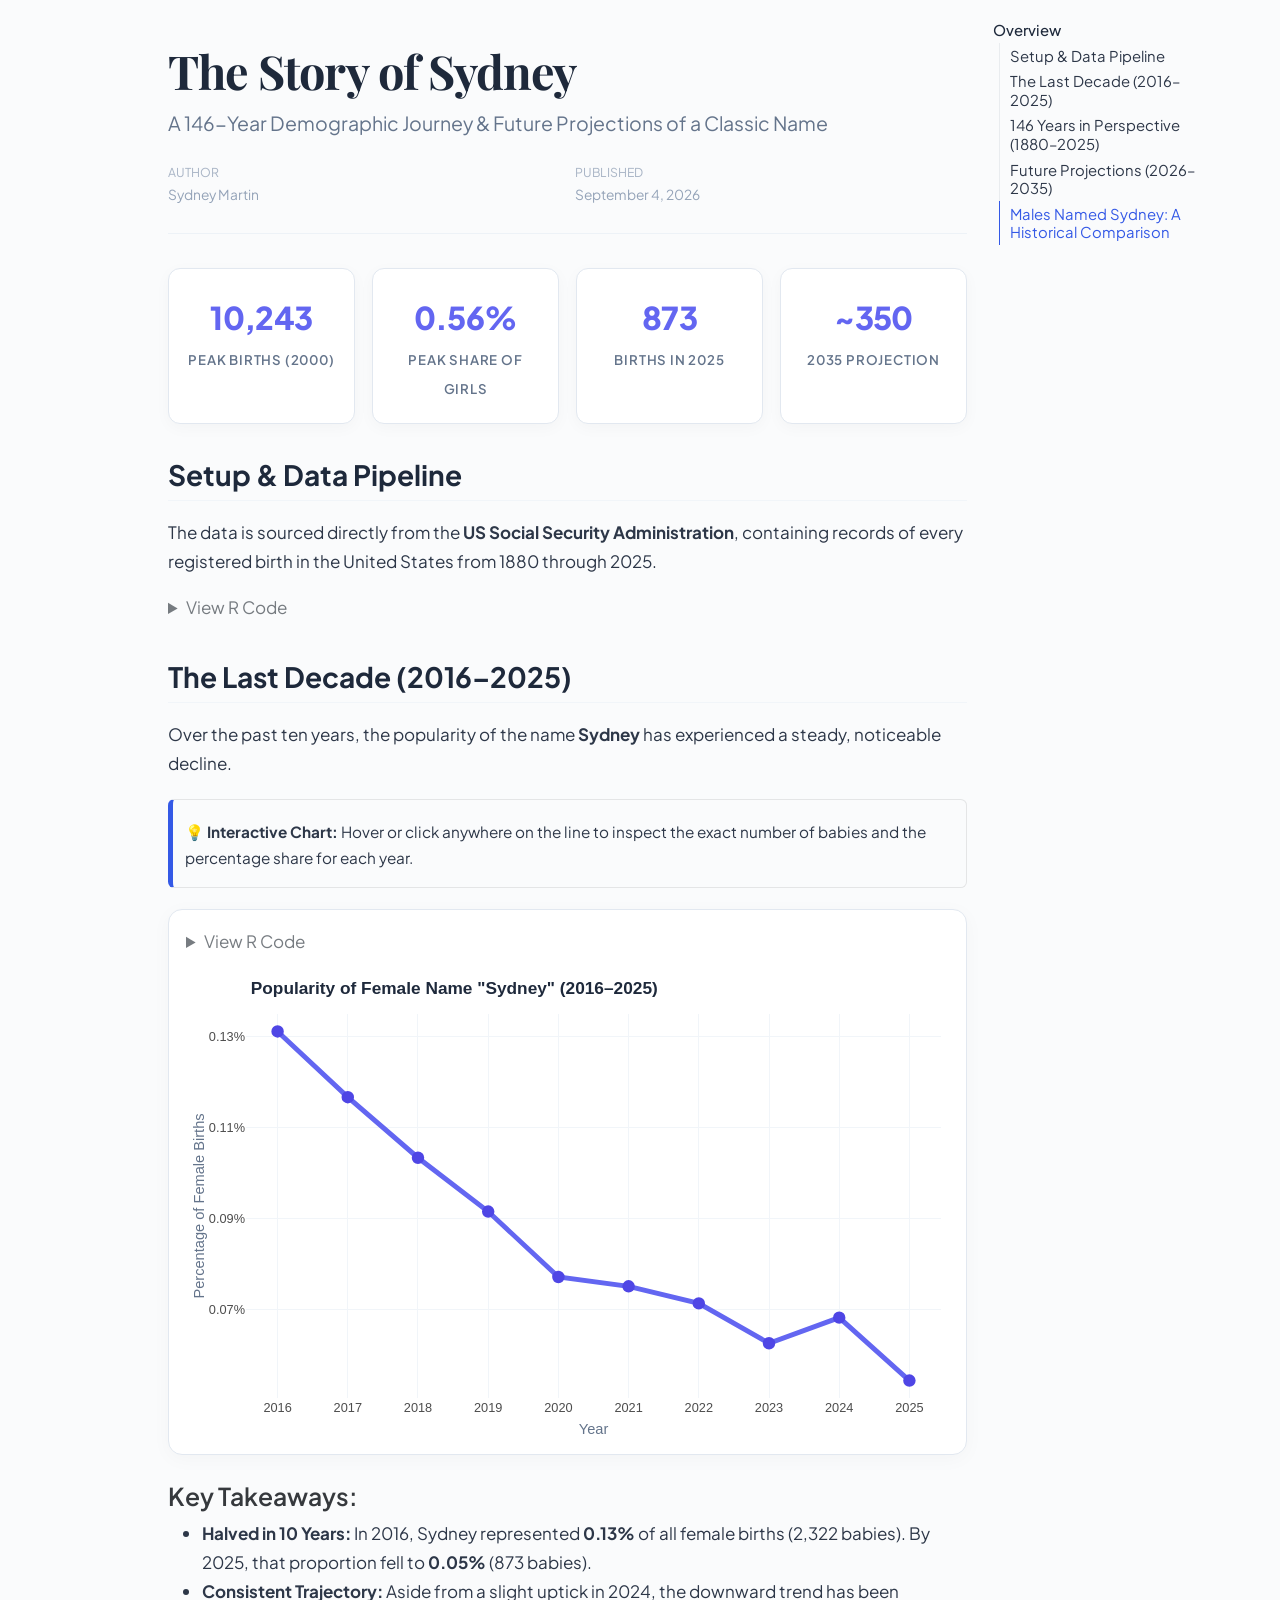
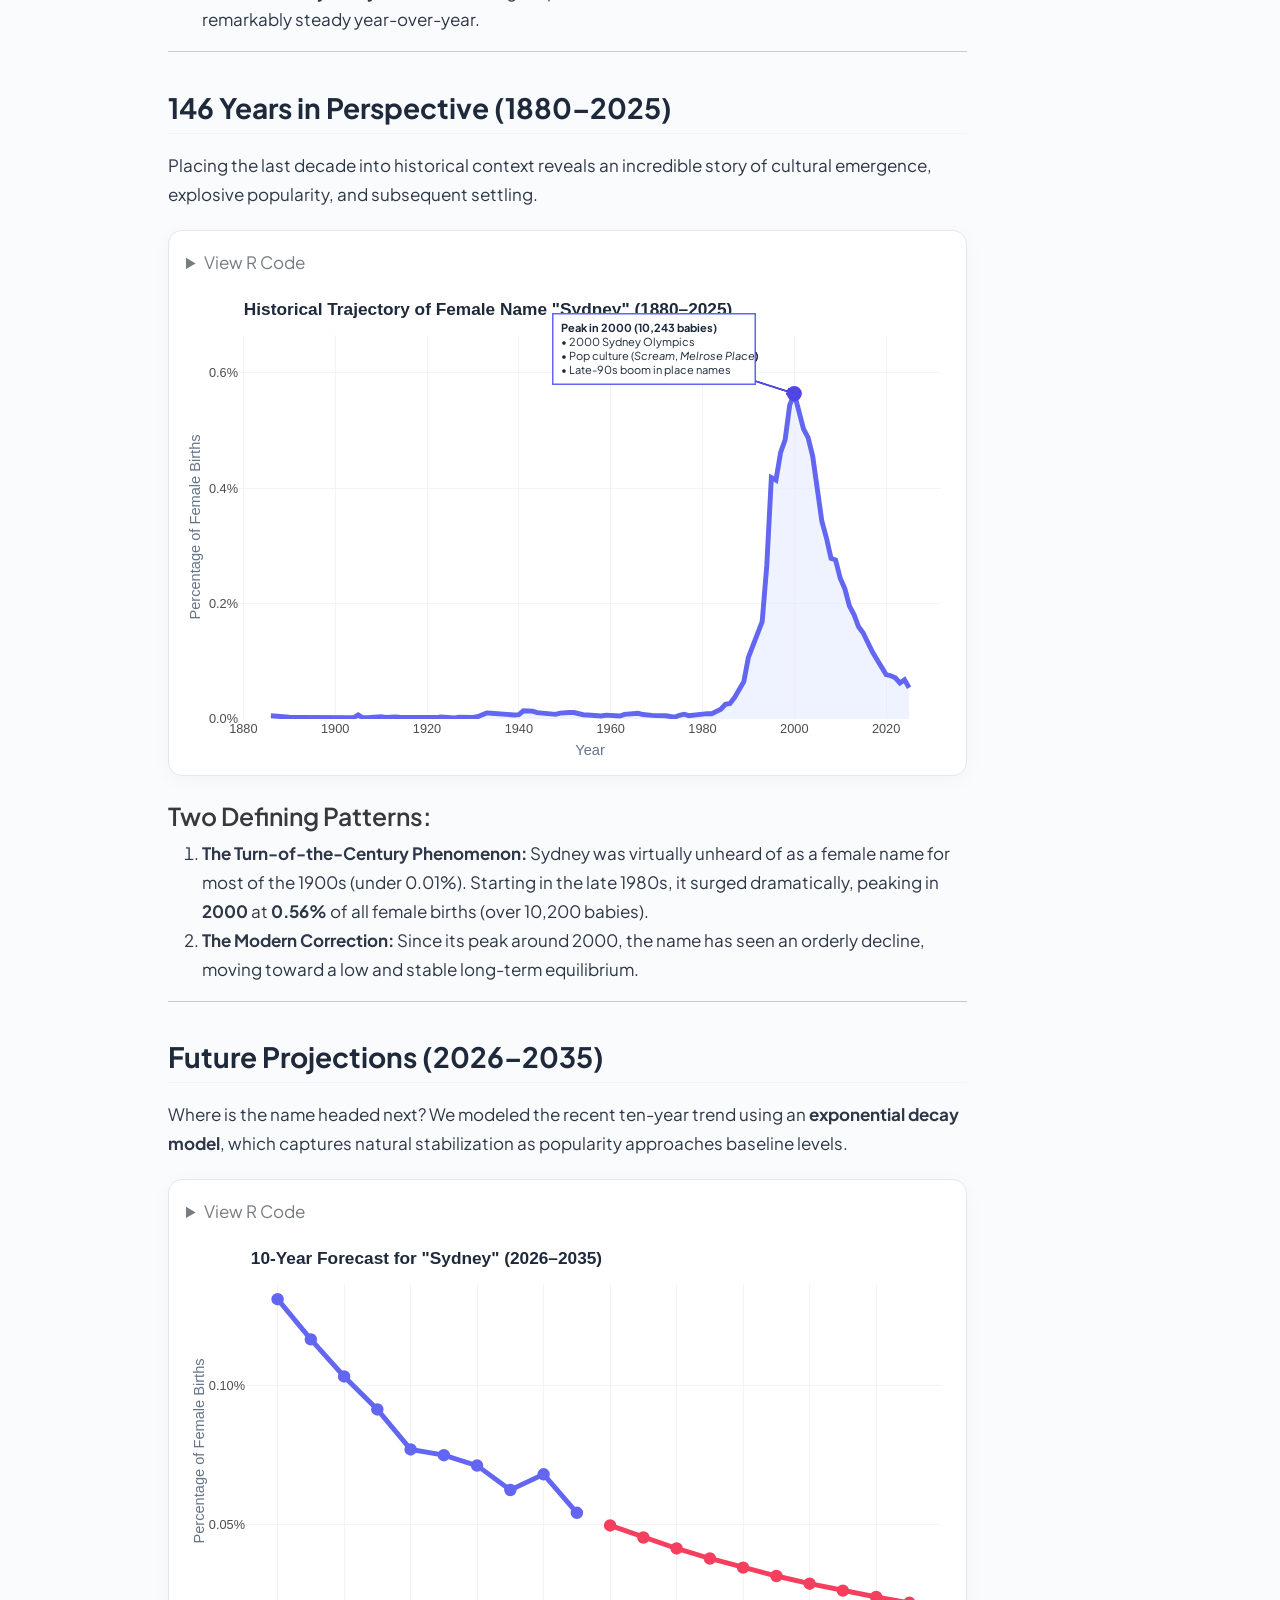
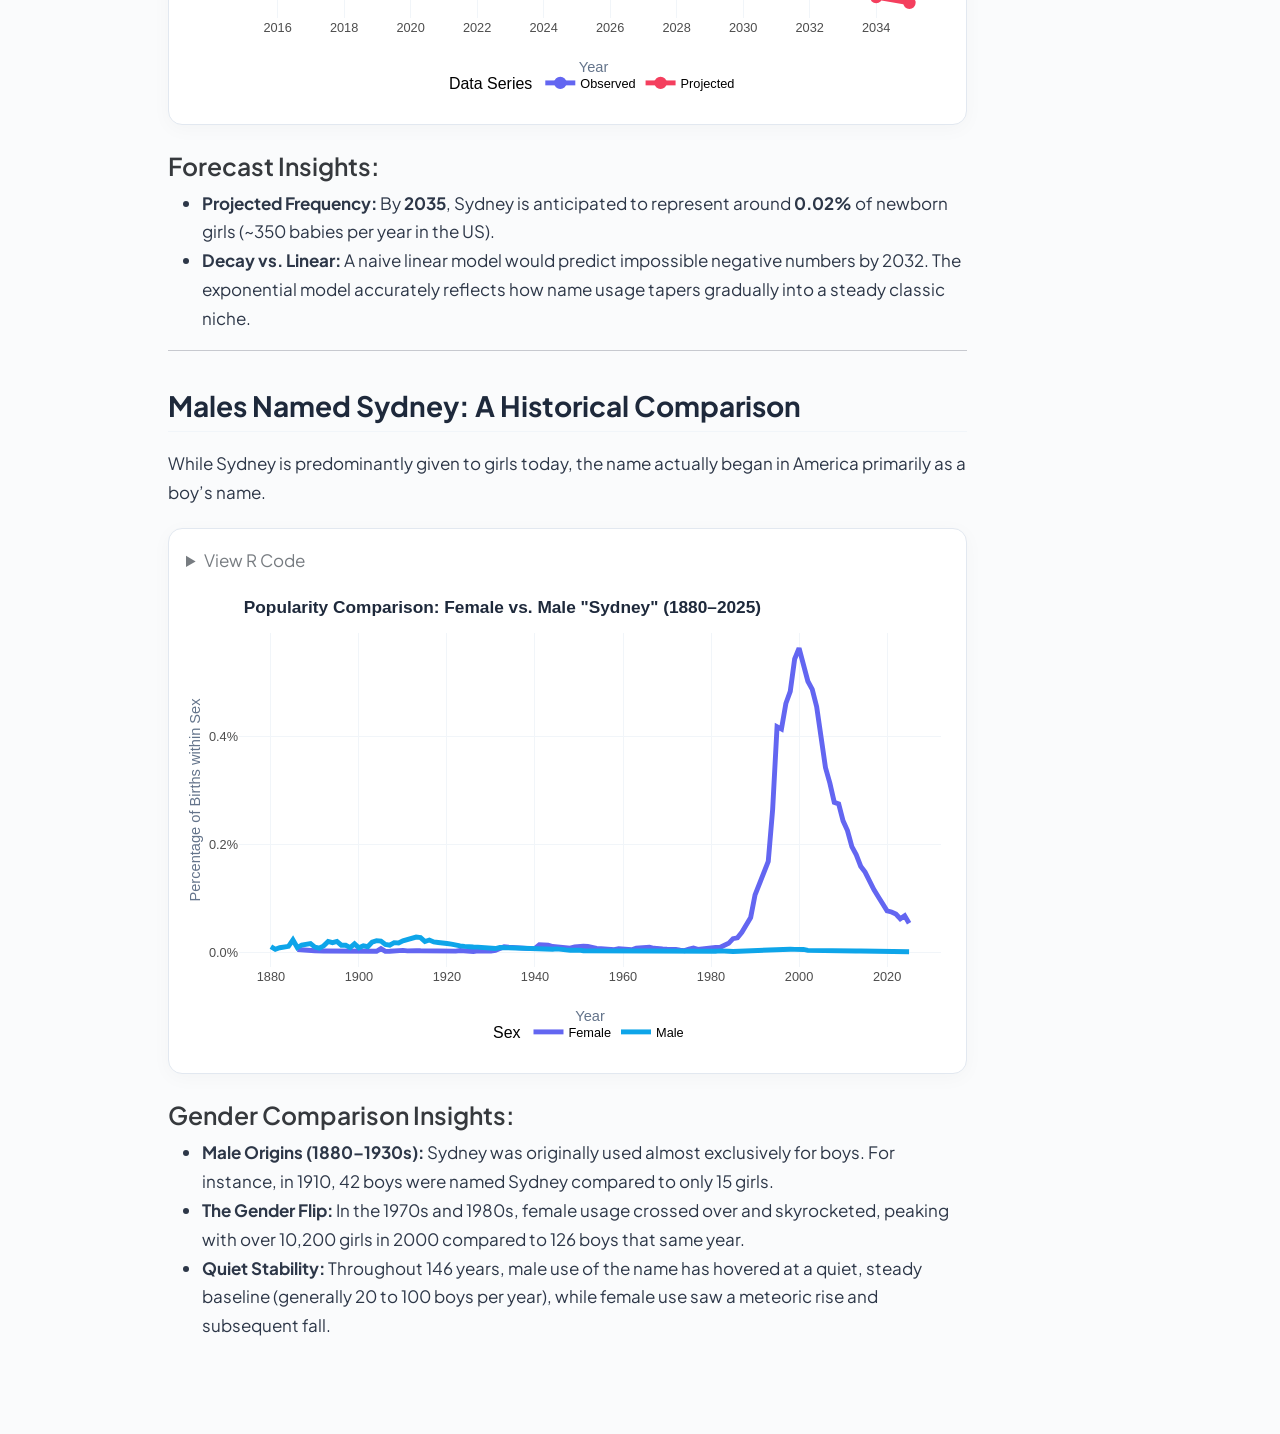
<file: index.html>
<!DOCTYPE html>
<html xmlns="http://www.w3.org/1999/xhtml" lang="en" xml:lang="en"><head>

<meta charset="utf-8">
<meta name="generator" content="quarto-1.10.18">

<meta name="viewport" content="width=device-width, initial-scale=1.0, user-scalable=yes">

<meta name="author" content="Sydney Martin">
<meta name="dcterms.date" content="2026-09-04">

<title>The Story of Sydney</title>
<style>
/* Default styles provided by pandoc.
** See https://pandoc.org/MANUAL.html#variables-for-html for config info.
*/
span.smallcaps{font-variant: small-caps;}
div.columns{display: flex; gap: 1.5em;}
div.column{flex: auto;}
@media screen {
div.columns{gap: min(4vw, 1.5em);}
div.column{overflow-x: auto;}
}
div.hanging-indent{margin-left: 1.5em; text-indent: -1.5em;}
ul.task-list{list-style: none;}
ul.task-list li input[type="checkbox"] {
  width: 0.8em;
  margin: 0 0.8em 0.2em -1em; /* quarto-specific, see https://github.com/quarto-dev/quarto-cli/issues/4556 */ 
  vertical-align: middle;
}
/* CSS for syntax highlighting */
html { -webkit-text-size-adjust: 100%; }
pre > code.sourceCode { white-space: pre; position: relative; }
pre > code.sourceCode > span { display: inline-block; line-height: 1.25; }
pre > code.sourceCode > span:empty { height: 1.2em; }
.sourceCode { overflow: visible; }
code.sourceCode > span { color: inherit; text-decoration: inherit; }
div.sourceCode { margin: 1em 0; }
pre.sourceCode { margin: 0; }
@media screen {
div.sourceCode { overflow: auto; }
}
@media print {
pre > code.sourceCode { white-space: pre-wrap; }
pre > code.sourceCode > span { text-indent: -5em; padding-left: 5em; }
}
pre.numberSource code
  { counter-reset: source-line 0; }
pre.numberSource code > span
  { position: relative; left: -4em; counter-increment: source-line; }
pre.numberSource code > span > a:first-child::before
  { content: counter(source-line);
    position: relative; left: -1em; text-align: right; vertical-align: baseline;
    border: none; display: inline-block;
    -webkit-touch-callout: none; -webkit-user-select: none;
    -khtml-user-select: none; -moz-user-select: none;
    -ms-user-select: none; user-select: none;
    padding: 0 4px; width: 4em;
  }
pre.numberSource { margin-left: 3em;  padding-left: 4px; }
div.sourceCode
  {   }
@media screen {
pre > code.sourceCode > span > a:first-child::before { text-decoration: underline; }
}
</style>


<script src="baby_files/libs/clipboard/clipboard.min.js"></script>
<script src="baby_files/libs/quarto-html/quarto.js" type="module"></script>
<script src="baby_files/libs/quarto-html/tabsets/tabsets.js" type="module"></script>
<script src="baby_files/libs/quarto-html/popper.min.js"></script>
<script src="baby_files/libs/quarto-html/tippy.umd.min.js"></script>
<script src="baby_files/libs/quarto-html/anchor.min.js"></script>
<link href="baby_files/libs/quarto-html/tippy.css" rel="stylesheet">
<link href="baby_files/libs/quarto-html/quarto-syntax-highlighting-64a204ab8560d761af7679ceaba22944.css" rel="stylesheet" id="quarto-text-highlighting-styles">
<script src="baby_files/libs/bootstrap/bootstrap.min.js"></script>
<link href="baby_files/libs/bootstrap/bootstrap-icons.css" rel="stylesheet">
<link href="baby_files/libs/bootstrap/bootstrap-2773aaaaac2349385df0a1299c743671.min.css" rel="stylesheet" append-hash="true" id="quarto-bootstrap" data-mode="light">
<style>html{ scroll-behavior: smooth; }</style>
<link href="baby_files/libs/htmltools-fill-0.5.9/fill.css" rel="stylesheet">
<script src="baby_files/libs/htmlwidgets-1.6.4/htmlwidgets.js"></script>
<script src="baby_files/libs/plotly-binding-4.12.1/plotly.js"></script>
<script src="baby_files/libs/typedarray-0.1/typedarray.min.js"></script>
<script src="baby_files/libs/jquery-3.5.1/jquery.min.js"></script>
<link href="baby_files/libs/crosstalk-1.2.2/css/crosstalk.min.css" rel="stylesheet">
<script src="baby_files/libs/crosstalk-1.2.2/js/crosstalk.min.js"></script>
<link href="baby_files/libs/plotly-htmlwidgets-css-2.25.2/plotly-htmlwidgets.css" rel="stylesheet">
<script src="baby_files/libs/plotly-main-2.25.2/plotly-latest.min.js"></script>


</head>

<body class="quarto-light">

<div id="quarto-content" class="page-columns page-rows-contents page-layout-article">
<div id="quarto-margin-sidebar" class="sidebar margin-sidebar">
  <nav id="TOC" role="doc-toc" class="toc-active">
    <h2 id="toc-title">Overview</h2>
   
  <ul class="collapse">
  <li><a href="#setup-data-pipeline" id="toc-setup-data-pipeline" class="nav-link active" data-scroll-target="#setup-data-pipeline">Setup &amp; Data Pipeline</a></li>
  <li><a href="#the-last-decade-20162025" id="toc-the-last-decade-20162025" class="nav-link" data-scroll-target="#the-last-decade-20162025">The Last Decade (2016–2025)</a></li>
  <li><a href="#years-in-perspective-18802025" id="toc-years-in-perspective-18802025" class="nav-link" data-scroll-target="#years-in-perspective-18802025">146 Years in Perspective (1880–2025)</a></li>
  <li><a href="#future-projections-20262035" id="toc-future-projections-20262035" class="nav-link" data-scroll-target="#future-projections-20262035">Future Projections (2026–2035)</a></li>
  <li><a href="#males-named-sydney-a-historical-comparison" id="toc-males-named-sydney-a-historical-comparison" class="nav-link" data-scroll-target="#males-named-sydney-a-historical-comparison">Males Named Sydney: A Historical Comparison</a></li>
  </ul>
</nav>
</div>
<main class="content" id="quarto-document-content">

<header id="title-block-header" class="quarto-title-block default">
<div class="quarto-title">
<h1 class="title">The Story of Sydney</h1>
<p class="subtitle lead">A 146-Year Demographic Journey &amp; Future Projections of a Classic Name</p>
</div>



<div class="quarto-title-meta">

    <div>
    <div class="quarto-title-meta-heading">Author</div>
    <div class="quarto-title-meta-contents">
             <p>Sydney Martin </p>
          </div>
  </div>
    
    <div>
    <div class="quarto-title-meta-heading">Published</div>
    <div class="quarto-title-meta-contents">
      <p class="date">September 4, 2026</p>
    </div>
  </div>
  
    
  </div>
  


</header>


<style>
@import url('https://fonts.googleapis.com/css2?family=Plus+Jakarta+Sans:wght@300;400;500;600;700;800&family=Playfair+Display:ital,wght@0,600;0,700;1,400&display=swap');

body {
  font-family: 'Plus Jakarta Sans', -apple-system, BlinkMacSystemFont, sans-serif;
  color: #2d3748;
  background-color: #fafbfc;
  line-height: 1.7;
}

header#title-block-header {
  margin-top: 1.5rem;
  margin-bottom: 2rem;
  padding-bottom: 1.5rem;
  border-bottom: 1px solid #edf2f7;
}

h1.title {
  font-family: 'Playfair Display', Georgia, serif;
  font-weight: 700;
  font-size: 2.75rem;
  color: #1e293b;
  letter-spacing: -0.02em;
}

p.subtitle {
  font-size: 1.15rem;
  color: #64748b;
  font-weight: 400;
  margin-top: 0.5rem;
}

.quarto-title-meta {
  color: #94a3b8;
  font-size: 0.9rem;
}

h2 {
  font-weight: 700;
  color: #1e293b;
  margin-top: 2.25rem;
  padding-bottom: 0.5rem;
  border-bottom: 1px solid #f1f5f9;
}

/* Stat summary cards */
.stat-grid {
  display: grid;
  grid-template-columns: repeat(auto-fit, minmax(160px, 1fr));
  gap: 1rem;
  margin: 1.75rem 0 2rem 0;
}

.stat-box {
  background: white;
  padding: 1.25rem 1rem;
  border-radius: 12px;
  box-shadow: 0 4px 16px rgba(0, 0, 0, 0.03);
  border: 1px solid #e2e8f0;
  text-align: center;
  transition: transform 0.2s ease, box-shadow 0.2s ease;
}

.stat-box:hover {
  transform: translateY(-2px);
  box-shadow: 0 8px 24px rgba(0, 0, 0, 0.06);
}

.stat-value {
  font-size: 1.85rem;
  font-weight: 800;
  color: #6366f1;
  display: block;
  letter-spacing: -0.02em;
}

.stat-label {
  font-size: 0.78rem;
  color: #64748b;
  text-transform: uppercase;
  letter-spacing: 0.06em;
  font-weight: 600;
  margin-top: 0.35rem;
}

/* Card wrapper for plots */
.plot-card {
  background: white;
  padding: 1rem;
  border-radius: 14px;
  box-shadow: 0 4px 20px rgba(0, 0, 0, 0.03);
  border: 1px solid #e2e8f0;
  margin: 1.25rem 0 1.5rem 0;
}

.plotly.html-widget {
  border-radius: 8px;
}
</style>
<div class="stat-grid">
  <div class="stat-box">
    <span class="stat-value">10,243</span>
    <span class="stat-label">Peak Births (2000)</span>
  </div>
  <div class="stat-box">
    <span class="stat-value">0.56%</span>
    <span class="stat-label">Peak Share of Girls</span>
  </div>
  <div class="stat-box">
    <span class="stat-value">873</span>
    <span class="stat-label">Births in 2025</span>
  </div>
  <div class="stat-box">
    <span class="stat-value">~350</span>
    <span class="stat-label">2035 Projection</span>
  </div>
</div>
<section id="setup-data-pipeline" class="level2">
<h2 class="anchored" data-anchor-id="setup-data-pipeline">Setup &amp; Data Pipeline</h2>
<p>The data is sourced directly from the <strong>US Social Security Administration</strong>, containing records of every registered birth in the United States from 1880 through 2025.</p>
<div class="cell">
<details class="code-fold">
<summary>View R Code</summary>
<div class="code-copy-outer-scaffold"><div class="sourceCode cell-code" id="cb1"><pre class="sourceCode r code-with-copy"><code class="sourceCode r"><span id="cb1-1"><a href="#cb1-1" aria-hidden="true" tabindex="-1"></a><span class="fu">library</span>(tidyverse)</span>
<span id="cb1-2"><a href="#cb1-2" aria-hidden="true" tabindex="-1"></a><span class="fu">library</span>(plotly)</span>
<span id="cb1-3"><a href="#cb1-3" aria-hidden="true" tabindex="-1"></a></span>
<span id="cb1-4"><a href="#cb1-4" aria-hidden="true" tabindex="-1"></a><span class="co"># List all annual text files in the data directory</span></span>
<span id="cb1-5"><a href="#cb1-5" aria-hidden="true" tabindex="-1"></a>files <span class="ot">&lt;-</span> fs<span class="sc">::</span><span class="fu">dir_ls</span>(<span class="st">"data"</span>, <span class="at">glob =</span> <span class="st">"*yob*.txt"</span>)</span>
<span id="cb1-6"><a href="#cb1-6" aria-hidden="true" tabindex="-1"></a></span>
<span id="cb1-7"><a href="#cb1-7" aria-hidden="true" tabindex="-1"></a><span class="co"># Read, aggregate, and calculate annual proportions within each sex</span></span>
<span id="cb1-8"><a href="#cb1-8" aria-hidden="true" tabindex="-1"></a>babies <span class="ot">&lt;-</span> <span class="fu">read_csv</span>(</span>
<span id="cb1-9"><a href="#cb1-9" aria-hidden="true" tabindex="-1"></a>  files,</span>
<span id="cb1-10"><a href="#cb1-10" aria-hidden="true" tabindex="-1"></a>  <span class="at">id =</span> <span class="st">"file"</span>,</span>
<span id="cb1-11"><a href="#cb1-11" aria-hidden="true" tabindex="-1"></a>  <span class="at">col_names =</span> <span class="fu">c</span>(<span class="st">"name"</span>, <span class="st">"sex"</span>, <span class="st">"count"</span>),</span>
<span id="cb1-12"><a href="#cb1-12" aria-hidden="true" tabindex="-1"></a>  <span class="at">show_col_types =</span> <span class="cn">FALSE</span></span>
<span id="cb1-13"><a href="#cb1-13" aria-hidden="true" tabindex="-1"></a>) <span class="sc">|&gt;</span></span>
<span id="cb1-14"><a href="#cb1-14" aria-hidden="true" tabindex="-1"></a>  <span class="fu">mutate</span>(<span class="at">year =</span> <span class="fu">parse_number</span>(file)) <span class="sc">|&gt;</span></span>
<span id="cb1-15"><a href="#cb1-15" aria-hidden="true" tabindex="-1"></a>  <span class="fu">select</span>(<span class="sc">-</span>file) <span class="sc">|&gt;</span></span>
<span id="cb1-16"><a href="#cb1-16" aria-hidden="true" tabindex="-1"></a>  <span class="fu">group_by</span>(year, sex) <span class="sc">|&gt;</span></span>
<span id="cb1-17"><a href="#cb1-17" aria-hidden="true" tabindex="-1"></a>  <span class="fu">mutate</span>(<span class="at">prop =</span> count <span class="sc">/</span> <span class="fu">sum</span>(count)) <span class="sc">|&gt;</span></span>
<span id="cb1-18"><a href="#cb1-18" aria-hidden="true" tabindex="-1"></a>  <span class="fu">ungroup</span>()</span></code></pre></div><button title="Copy to Clipboard" class="code-copy-button"><i class="bi"></i></button></div>
</details>
</div>
</section>
<section id="the-last-decade-20162025" class="level2">
<h2 class="anchored" data-anchor-id="the-last-decade-20162025">The Last Decade (2016–2025)</h2>
<p>Over the past ten years, the popularity of the name <strong>Sydney</strong> has experienced a steady, noticeable decline.</p>
<div class="callout callout-style-simple callout-note no-icon">
<div class="callout-body d-flex">
<div class="callout-icon-container">
<i class="callout-icon no-icon"></i>
</div>
<div class="callout-body-container">
<p>💡 <strong>Interactive Chart:</strong> Hover or click anywhere on the line to inspect the exact number of babies and the percentage share for each year.</p>
</div>
</div>
</div>
<div class="plot-card">
<div class="cell">
<details class="code-fold">
<summary>View R Code</summary>
<div class="code-copy-outer-scaffold"><div class="sourceCode cell-code" id="cb2"><pre class="sourceCode r code-with-copy"><code class="sourceCode r"><span id="cb2-1"><a href="#cb2-1" aria-hidden="true" tabindex="-1"></a>sydney_recent <span class="ot">&lt;-</span> babies <span class="sc">|&gt;</span></span>
<span id="cb2-2"><a href="#cb2-2" aria-hidden="true" tabindex="-1"></a>  <span class="fu">filter</span>(name <span class="sc">==</span> <span class="st">"Sydney"</span>, sex <span class="sc">==</span> <span class="st">"F"</span>, year <span class="sc">&gt;=</span> <span class="dv">2016</span>) <span class="sc">|&gt;</span></span>
<span id="cb2-3"><a href="#cb2-3" aria-hidden="true" tabindex="-1"></a>  <span class="fu">mutate</span>(<span class="at">tooltip =</span> <span class="fu">paste0</span>(</span>
<span id="cb2-4"><a href="#cb2-4" aria-hidden="true" tabindex="-1"></a>    <span class="st">"&lt;b&gt;Year:&lt;/b&gt; "</span>, year, <span class="st">"&lt;br&gt;"</span>,</span>
<span id="cb2-5"><a href="#cb2-5" aria-hidden="true" tabindex="-1"></a>    <span class="st">"&lt;b&gt;Count:&lt;/b&gt; "</span>, scales<span class="sc">::</span><span class="fu">comma</span>(count), <span class="st">" babies&lt;br&gt;"</span>,</span>
<span id="cb2-6"><a href="#cb2-6" aria-hidden="true" tabindex="-1"></a>    <span class="st">"&lt;b&gt;Share:&lt;/b&gt; "</span>, scales<span class="sc">::</span><span class="fu">percent</span>(prop, <span class="at">accuracy =</span> <span class="fl">0.01</span>)</span>
<span id="cb2-7"><a href="#cb2-7" aria-hidden="true" tabindex="-1"></a>  ))</span>
<span id="cb2-8"><a href="#cb2-8" aria-hidden="true" tabindex="-1"></a></span>
<span id="cb2-9"><a href="#cb2-9" aria-hidden="true" tabindex="-1"></a>p_recent <span class="ot">&lt;-</span> <span class="fu">ggplot</span>(sydney_recent, <span class="fu">aes</span>(<span class="at">x =</span> year, <span class="at">y =</span> prop, <span class="at">text =</span> tooltip, <span class="at">group =</span> <span class="dv">1</span>)) <span class="sc">+</span></span>
<span id="cb2-10"><a href="#cb2-10" aria-hidden="true" tabindex="-1"></a>  <span class="fu">geom_line</span>(<span class="at">color =</span> <span class="st">"#6366f1"</span>, <span class="at">linewidth =</span> <span class="fl">1.3</span>) <span class="sc">+</span></span>
<span id="cb2-11"><a href="#cb2-11" aria-hidden="true" tabindex="-1"></a>  <span class="fu">geom_point</span>(<span class="at">color =</span> <span class="st">"#4f46e5"</span>, <span class="at">size =</span> <span class="fl">2.8</span>) <span class="sc">+</span></span>
<span id="cb2-12"><a href="#cb2-12" aria-hidden="true" tabindex="-1"></a>  <span class="fu">scale_x_continuous</span>(<span class="at">breaks =</span> <span class="dv">2016</span><span class="sc">:</span><span class="dv">2025</span>) <span class="sc">+</span></span>
<span id="cb2-13"><a href="#cb2-13" aria-hidden="true" tabindex="-1"></a>  <span class="fu">scale_y_continuous</span>(<span class="at">labels =</span> scales<span class="sc">::</span><span class="fu">label_percent</span>(<span class="at">accuracy =</span> <span class="fl">0.01</span>)) <span class="sc">+</span></span>
<span id="cb2-14"><a href="#cb2-14" aria-hidden="true" tabindex="-1"></a>  <span class="fu">labs</span>(</span>
<span id="cb2-15"><a href="#cb2-15" aria-hidden="true" tabindex="-1"></a>    <span class="at">title =</span> <span class="st">'Popularity of Female Name "Sydney" (2016–2025)'</span>,</span>
<span id="cb2-16"><a href="#cb2-16" aria-hidden="true" tabindex="-1"></a>    <span class="at">x =</span> <span class="st">"Year"</span>,</span>
<span id="cb2-17"><a href="#cb2-17" aria-hidden="true" tabindex="-1"></a>    <span class="at">y =</span> <span class="st">"Percentage of Female Births"</span></span>
<span id="cb2-18"><a href="#cb2-18" aria-hidden="true" tabindex="-1"></a>  ) <span class="sc">+</span></span>
<span id="cb2-19"><a href="#cb2-19" aria-hidden="true" tabindex="-1"></a>  <span class="fu">theme_minimal</span>(<span class="at">base_size =</span> <span class="dv">12</span>) <span class="sc">+</span></span>
<span id="cb2-20"><a href="#cb2-20" aria-hidden="true" tabindex="-1"></a>  <span class="fu">theme</span>(</span>
<span id="cb2-21"><a href="#cb2-21" aria-hidden="true" tabindex="-1"></a>    <span class="at">plot.title =</span> <span class="fu">element_text</span>(<span class="at">face =</span> <span class="st">"bold"</span>, <span class="at">size =</span> <span class="dv">13</span>, <span class="at">color =</span> <span class="st">"#1e293b"</span>),</span>
<span id="cb2-22"><a href="#cb2-22" aria-hidden="true" tabindex="-1"></a>    <span class="at">axis.title =</span> <span class="fu">element_text</span>(<span class="at">size =</span> <span class="dv">11</span>, <span class="at">color =</span> <span class="st">"#64748b"</span>),</span>
<span id="cb2-23"><a href="#cb2-23" aria-hidden="true" tabindex="-1"></a>    <span class="at">panel.grid.minor =</span> <span class="fu">element_blank</span>(),</span>
<span id="cb2-24"><a href="#cb2-24" aria-hidden="true" tabindex="-1"></a>    <span class="at">panel.grid.major =</span> <span class="fu">element_line</span>(<span class="at">color =</span> <span class="st">"#f1f5f9"</span>)</span>
<span id="cb2-25"><a href="#cb2-25" aria-hidden="true" tabindex="-1"></a>  )</span>
<span id="cb2-26"><a href="#cb2-26" aria-hidden="true" tabindex="-1"></a></span>
<span id="cb2-27"><a href="#cb2-27" aria-hidden="true" tabindex="-1"></a><span class="fu">ggplotly</span>(p_recent, <span class="at">tooltip =</span> <span class="st">"text"</span>) <span class="sc">|&gt;</span></span>
<span id="cb2-28"><a href="#cb2-28" aria-hidden="true" tabindex="-1"></a>  <span class="fu">config</span>(<span class="at">displayModeBar =</span> <span class="cn">FALSE</span>)</span></code></pre></div><button title="Copy to Clipboard" class="code-copy-button"><i class="bi"></i></button></div>
</details>
<div class="cell-output-display">
<div class="plotly html-widget html-fill-item" id="htmlwidget-1563697a2400471c5b8e" style="width:100%;height:464px;"></div>
<script type="application/json" data-for="htmlwidget-1563697a2400471c5b8e">{"x":{"data":[{"x":[2016,2017,2018,2019,2020,2021,2022,2023,2024,2025],"y":[0.0013103674785076031,0.0011659689966932354,0.0010328768766085425,0.00091458001413279348,0.00077077774939083199,0.00075021589275386523,0.00071274794513365093,0.00062508491308016663,0.00068140156401409714,0.00054315804405864114],"text":["<b>Year:<\/b> 2016<br><b>Count:<\/b> 2,322 babies<br><b>Share:<\/b> 0.13%","<b>Year:<\/b> 2017<br><b>Count:<\/b> 2,013 babies<br><b>Share:<\/b> 0.12%","<b>Year:<\/b> 2018<br><b>Count:<\/b> 1,757 babies<br><b>Share:<\/b> 0.10%","<b>Year:<\/b> 2019<br><b>Count:<\/b> 1,535 babies<br><b>Share:<\/b> 0.09%","<b>Year:<\/b> 2020<br><b>Count:<\/b> 1,246 babies<br><b>Share:<\/b> 0.08%","<b>Year:<\/b> 2021<br><b>Count:<\/b> 1,231 babies<br><b>Share:<\/b> 0.08%","<b>Year:<\/b> 2022<br><b>Count:<\/b> 1,169 babies<br><b>Share:<\/b> 0.07%","<b>Year:<\/b> 2023<br><b>Count:<\/b> 1,003 babies<br><b>Share:<\/b> 0.06%","<b>Year:<\/b> 2024<br><b>Count:<\/b> 1,104 babies<br><b>Share:<\/b> 0.07%","<b>Year:<\/b> 2025<br><b>Count:<\/b> 873 babies<br><b>Share:<\/b> 0.05%"],"type":"scatter","mode":"lines+markers","line":{"width":4.9133858267716546,"color":"rgba(99,102,241,1)","dash":"solid"},"hoveron":"points","showlegend":false,"xaxis":"x","yaxis":"y","hoverinfo":"text","marker":{"autocolorscale":false,"color":"rgba(79,70,229,1)","opacity":1,"size":10.58267716535433,"symbol":"circle","line":{"width":1.8897637795275593,"color":"rgba(79,70,229,1)"}},"frame":null}],"layout":{"margin":{"t":41.238688252386879,"r":7.9701120797011216,"b":39.319219593192202,"l":58.447488584474911},"paper_bgcolor":"rgba(255,255,255,1)","font":{"color":"rgba(0,0,0,1)","family":"","size":15.940224159402243},"title":{"text":"<b> Popularity of Female Name \"Sydney\" (2016–2025) <\/b>","font":{"color":"rgba(30,41,59,1)","family":"","size":17.268576172685762},"x":0,"xref":"paper"},"xaxis":{"domain":[0,1],"automargin":true,"type":"linear","autorange":false,"range":[2015.55,2025.45],"tickmode":"array","ticktext":["2016","2017","2018","2019","2020","2021","2022","2023","2024","2025"],"tickvals":[2016,2017,2018,2019,2020,2021,2022,2023,2024,2025],"categoryorder":"array","categoryarray":["2016","2017","2018","2019","2020","2021","2022","2023","2024","2025"],"nticks":null,"ticks":"","tickcolor":null,"ticklen":3.9850560398505608,"tickwidth":0,"showticklabels":true,"tickfont":{"color":"rgba(77,77,77,1)","family":"","size":12.7521793275218},"tickangle":-0,"showline":false,"linecolor":null,"linewidth":0,"showgrid":true,"gridcolor":"rgba(241,245,249,1)","gridwidth":0.72455564360919278,"zeroline":false,"anchor":"y","title":{"text":"Year","font":{"color":"rgba(100,116,139,1)","family":"","size":14.611872146118724}},"hoverformat":".2f"},"yaxis":{"domain":[0,1],"automargin":true,"type":"linear","autorange":false,"range":[0.00050479757233619306,0.0013487279502300512],"tickmode":"array","ticktext":["0.07%","0.09%","0.11%","0.13%"],"tickvals":[0.00069999999999999999,0.00089999999999999998,0.0011000000000000001,0.0012999999999999999],"categoryorder":"array","categoryarray":["0.07%","0.09%","0.11%","0.13%"],"nticks":null,"ticks":"","tickcolor":null,"ticklen":3.9850560398505608,"tickwidth":0,"showticklabels":true,"tickfont":{"color":"rgba(77,77,77,1)","family":"","size":12.7521793275218},"tickangle":-0,"showline":false,"linecolor":null,"linewidth":0,"showgrid":true,"gridcolor":"rgba(241,245,249,1)","gridwidth":0.72455564360919278,"zeroline":false,"anchor":"x","title":{"text":"Percentage of Female Births","font":{"color":"rgba(100,116,139,1)","family":"","size":14.611872146118724}},"hoverformat":".2f"},"shapes":[],"showlegend":false,"legend":{"bgcolor":null,"bordercolor":null,"borderwidth":0,"font":{"color":"rgba(0,0,0,1)","family":"","size":12.7521793275218}},"hovermode":"closest","barmode":"relative"},"config":{"doubleClick":"reset","modeBarButtonsToAdd":["hoverclosest","hovercompare"],"showSendToCloud":false,"displayModeBar":false},"source":"A","attrs":{"84ac6465c359":{"x":{},"y":{},"text":{},"type":"scatter"},"84ac3e69ff96":{"x":{},"y":{},"text":{}}},"cur_data":"84ac6465c359","visdat":{"84ac6465c359":["function (y) ","x"],"84ac3e69ff96":["function (y) ","x"]},"highlight":{"on":"plotly_click","persistent":false,"dynamic":false,"selectize":false,"opacityDim":0.20000000000000001,"selected":{"opacity":1},"debounce":0},"shinyEvents":["plotly_hover","plotly_click","plotly_selected","plotly_relayout","plotly_brushed","plotly_brushing","plotly_clickannotation","plotly_doubleclick","plotly_deselect","plotly_afterplot","plotly_sunburstclick"],"base_url":"https://plot.ly"},"evals":[],"jsHooks":[]}</script>
</div>
</div>
</div>
<section id="key-takeaways" class="level3">
<h3 class="anchored" data-anchor-id="key-takeaways">Key Takeaways:</h3>
<ul>
<li><strong>Halved in 10 Years:</strong> In 2016, Sydney represented <strong>0.13%</strong> of all female births (2,322 babies). By 2025, that proportion fell to <strong>0.05%</strong> (873 babies).</li>
<li><strong>Consistent Trajectory:</strong> Aside from a slight uptick in 2024, the downward trend has been remarkably steady year-over-year.</li>
</ul>
<hr>
</section>
</section>
<section id="years-in-perspective-18802025" class="level2">
<h2 class="anchored" data-anchor-id="years-in-perspective-18802025">146 Years in Perspective (1880–2025)</h2>
<p>Placing the last decade into historical context reveals an incredible story of cultural emergence, explosive popularity, and subsequent settling.</p>
<div class="plot-card">
<div class="cell">
<details class="code-fold">
<summary>View R Code</summary>
<div class="code-copy-outer-scaffold"><div class="sourceCode cell-code" id="cb3"><pre class="sourceCode r code-with-copy"><code class="sourceCode r"><span id="cb3-1"><a href="#cb3-1" aria-hidden="true" tabindex="-1"></a>sydney_history <span class="ot">&lt;-</span> babies <span class="sc">|&gt;</span></span>
<span id="cb3-2"><a href="#cb3-2" aria-hidden="true" tabindex="-1"></a>  <span class="fu">filter</span>(name <span class="sc">==</span> <span class="st">"Sydney"</span>, sex <span class="sc">==</span> <span class="st">"F"</span>) <span class="sc">|&gt;</span></span>
<span id="cb3-3"><a href="#cb3-3" aria-hidden="true" tabindex="-1"></a>  <span class="fu">mutate</span>(<span class="at">tooltip =</span> <span class="fu">paste0</span>(</span>
<span id="cb3-4"><a href="#cb3-4" aria-hidden="true" tabindex="-1"></a>    <span class="st">"&lt;b&gt;Year:&lt;/b&gt; "</span>, year, <span class="st">"&lt;br&gt;"</span>,</span>
<span id="cb3-5"><a href="#cb3-5" aria-hidden="true" tabindex="-1"></a>    <span class="st">"&lt;b&gt;Count:&lt;/b&gt; "</span>, scales<span class="sc">::</span><span class="fu">comma</span>(count), <span class="st">" babies&lt;br&gt;"</span>,</span>
<span id="cb3-6"><a href="#cb3-6" aria-hidden="true" tabindex="-1"></a>    <span class="st">"&lt;b&gt;Share:&lt;/b&gt; "</span>, scales<span class="sc">::</span><span class="fu">percent</span>(prop, <span class="at">accuracy =</span> <span class="fl">0.01</span>)</span>
<span id="cb3-7"><a href="#cb3-7" aria-hidden="true" tabindex="-1"></a>  ))</span>
<span id="cb3-8"><a href="#cb3-8" aria-hidden="true" tabindex="-1"></a></span>
<span id="cb3-9"><a href="#cb3-9" aria-hidden="true" tabindex="-1"></a>sydney_peak <span class="ot">&lt;-</span> sydney_history <span class="sc">|&gt;</span> <span class="fu">filter</span>(year <span class="sc">==</span> <span class="dv">2000</span>)</span>
<span id="cb3-10"><a href="#cb3-10" aria-hidden="true" tabindex="-1"></a></span>
<span id="cb3-11"><a href="#cb3-11" aria-hidden="true" tabindex="-1"></a>p_history <span class="ot">&lt;-</span> <span class="fu">ggplot</span>(sydney_history, <span class="fu">aes</span>(<span class="at">x =</span> year, <span class="at">y =</span> prop, <span class="at">text =</span> tooltip, <span class="at">group =</span> <span class="dv">1</span>)) <span class="sc">+</span></span>
<span id="cb3-12"><a href="#cb3-12" aria-hidden="true" tabindex="-1"></a>  <span class="fu">geom_area</span>(<span class="at">fill =</span> <span class="st">"#e0e7ff"</span>, <span class="at">alpha =</span> <span class="fl">0.5</span>) <span class="sc">+</span></span>
<span id="cb3-13"><a href="#cb3-13" aria-hidden="true" tabindex="-1"></a>  <span class="fu">geom_line</span>(<span class="at">color =</span> <span class="st">"#6366f1"</span>, <span class="at">linewidth =</span> <span class="fl">1.3</span>) <span class="sc">+</span></span>
<span id="cb3-14"><a href="#cb3-14" aria-hidden="true" tabindex="-1"></a>  <span class="fu">geom_point</span>(<span class="at">data =</span> sydney_peak, <span class="at">color =</span> <span class="st">"#4f46e5"</span>, <span class="at">size =</span> <span class="fl">3.5</span>) <span class="sc">+</span></span>
<span id="cb3-15"><a href="#cb3-15" aria-hidden="true" tabindex="-1"></a>  <span class="fu">scale_x_continuous</span>(<span class="at">breaks =</span> <span class="fu">seq</span>(<span class="dv">1880</span>, <span class="dv">2025</span>, <span class="at">by =</span> <span class="dv">20</span>)) <span class="sc">+</span></span>
<span id="cb3-16"><a href="#cb3-16" aria-hidden="true" tabindex="-1"></a>  <span class="fu">scale_y_continuous</span>(</span>
<span id="cb3-17"><a href="#cb3-17" aria-hidden="true" tabindex="-1"></a>    <span class="at">labels =</span> scales<span class="sc">::</span><span class="fu">label_percent</span>(<span class="at">accuracy =</span> <span class="fl">0.1</span>),</span>
<span id="cb3-18"><a href="#cb3-18" aria-hidden="true" tabindex="-1"></a>    <span class="at">expand =</span> <span class="fu">expansion</span>(<span class="at">mult =</span> <span class="fu">c</span>(<span class="dv">0</span>, <span class="fl">0.18</span>))</span>
<span id="cb3-19"><a href="#cb3-19" aria-hidden="true" tabindex="-1"></a>  ) <span class="sc">+</span></span>
<span id="cb3-20"><a href="#cb3-20" aria-hidden="true" tabindex="-1"></a>  <span class="fu">labs</span>(</span>
<span id="cb3-21"><a href="#cb3-21" aria-hidden="true" tabindex="-1"></a>    <span class="at">title =</span> <span class="st">'Historical Trajectory of Female Name "Sydney" (1880–2025)'</span>,</span>
<span id="cb3-22"><a href="#cb3-22" aria-hidden="true" tabindex="-1"></a>    <span class="at">x =</span> <span class="st">"Year"</span>,</span>
<span id="cb3-23"><a href="#cb3-23" aria-hidden="true" tabindex="-1"></a>    <span class="at">y =</span> <span class="st">"Percentage of Female Births"</span></span>
<span id="cb3-24"><a href="#cb3-24" aria-hidden="true" tabindex="-1"></a>  ) <span class="sc">+</span></span>
<span id="cb3-25"><a href="#cb3-25" aria-hidden="true" tabindex="-1"></a>  <span class="fu">theme_minimal</span>(<span class="at">base_size =</span> <span class="dv">12</span>) <span class="sc">+</span></span>
<span id="cb3-26"><a href="#cb3-26" aria-hidden="true" tabindex="-1"></a>  <span class="fu">theme</span>(</span>
<span id="cb3-27"><a href="#cb3-27" aria-hidden="true" tabindex="-1"></a>    <span class="at">plot.title =</span> <span class="fu">element_text</span>(<span class="at">face =</span> <span class="st">"bold"</span>, <span class="at">size =</span> <span class="dv">13</span>, <span class="at">color =</span> <span class="st">"#1e293b"</span>),</span>
<span id="cb3-28"><a href="#cb3-28" aria-hidden="true" tabindex="-1"></a>    <span class="at">axis.title =</span> <span class="fu">element_text</span>(<span class="at">size =</span> <span class="dv">11</span>, <span class="at">color =</span> <span class="st">"#64748b"</span>),</span>
<span id="cb3-29"><a href="#cb3-29" aria-hidden="true" tabindex="-1"></a>    <span class="at">panel.grid.minor =</span> <span class="fu">element_blank</span>(),</span>
<span id="cb3-30"><a href="#cb3-30" aria-hidden="true" tabindex="-1"></a>    <span class="at">panel.grid.major =</span> <span class="fu">element_line</span>(<span class="at">color =</span> <span class="st">"#f1f5f9"</span>)</span>
<span id="cb3-31"><a href="#cb3-31" aria-hidden="true" tabindex="-1"></a>  )</span>
<span id="cb3-32"><a href="#cb3-32" aria-hidden="true" tabindex="-1"></a></span>
<span id="cb3-33"><a href="#cb3-33" aria-hidden="true" tabindex="-1"></a><span class="fu">ggplotly</span>(p_history, <span class="at">tooltip =</span> <span class="st">"text"</span>) <span class="sc">|&gt;</span></span>
<span id="cb3-34"><a href="#cb3-34" aria-hidden="true" tabindex="-1"></a>  <span class="fu">config</span>(<span class="at">displayModeBar =</span> <span class="cn">FALSE</span>) <span class="sc">|&gt;</span></span>
<span id="cb3-35"><a href="#cb3-35" aria-hidden="true" tabindex="-1"></a>  <span class="fu">add_annotations</span>(</span>
<span id="cb3-36"><a href="#cb3-36" aria-hidden="true" tabindex="-1"></a>    <span class="at">x =</span> <span class="dv">2000</span>,</span>
<span id="cb3-37"><a href="#cb3-37" aria-hidden="true" tabindex="-1"></a>    <span class="at">y =</span> <span class="fl">0.00564</span>,</span>
<span id="cb3-38"><a href="#cb3-38" aria-hidden="true" tabindex="-1"></a>    <span class="at">text =</span> <span class="st">"&lt;b&gt;Peak in 2000 (10,243 babies)&lt;/b&gt;&lt;br&gt;• 2000 Sydney Olympics&lt;br&gt;• Pop culture (&lt;i&gt;Scream&lt;/i&gt;, &lt;i&gt;Melrose Place&lt;/i&gt;)&lt;br&gt;• Late-90s boom in place names"</span>,</span>
<span id="cb3-39"><a href="#cb3-39" aria-hidden="true" tabindex="-1"></a>    <span class="at">showarrow =</span> <span class="cn">TRUE</span>,</span>
<span id="cb3-40"><a href="#cb3-40" aria-hidden="true" tabindex="-1"></a>    <span class="at">arrowhead =</span> <span class="dv">2</span>,</span>
<span id="cb3-41"><a href="#cb3-41" aria-hidden="true" tabindex="-1"></a>    <span class="at">arrowsize =</span> <span class="dv">1</span>,</span>
<span id="cb3-42"><a href="#cb3-42" aria-hidden="true" tabindex="-1"></a>    <span class="at">arrowwidth =</span> <span class="fl">1.5</span>,</span>
<span id="cb3-43"><a href="#cb3-43" aria-hidden="true" tabindex="-1"></a>    <span class="at">arrowcolor =</span> <span class="st">"#4f46e5"</span>,</span>
<span id="cb3-44"><a href="#cb3-44" aria-hidden="true" tabindex="-1"></a>    <span class="at">ax =</span> <span class="sc">-</span><span class="dv">140</span>,</span>
<span id="cb3-45"><a href="#cb3-45" aria-hidden="true" tabindex="-1"></a>    <span class="at">ay =</span> <span class="sc">-</span><span class="dv">45</span>,</span>
<span id="cb3-46"><a href="#cb3-46" aria-hidden="true" tabindex="-1"></a>    <span class="at">bgcolor =</span> <span class="st">"rgba(255, 255, 255, 0.95)"</span>,</span>
<span id="cb3-47"><a href="#cb3-47" aria-hidden="true" tabindex="-1"></a>    <span class="at">bordercolor =</span> <span class="st">"#6366f1"</span>,</span>
<span id="cb3-48"><a href="#cb3-48" aria-hidden="true" tabindex="-1"></a>    <span class="at">borderwidth =</span> <span class="fl">1.5</span>,</span>
<span id="cb3-49"><a href="#cb3-49" aria-hidden="true" tabindex="-1"></a>    <span class="at">borderpad =</span> <span class="dv">7</span>,</span>
<span id="cb3-50"><a href="#cb3-50" aria-hidden="true" tabindex="-1"></a>    <span class="at">font =</span> <span class="fu">list</span>(<span class="at">family =</span> <span class="st">"Plus Jakarta Sans, sans-serif"</span>, <span class="at">size =</span> <span class="dv">11</span>, <span class="at">color =</span> <span class="st">"#1e293b"</span>),</span>
<span id="cb3-51"><a href="#cb3-51" aria-hidden="true" tabindex="-1"></a>    <span class="at">align =</span> <span class="st">"left"</span></span>
<span id="cb3-52"><a href="#cb3-52" aria-hidden="true" tabindex="-1"></a>  )</span></code></pre></div><button title="Copy to Clipboard" class="code-copy-button"><i class="bi"></i></button></div>
</details>
<div class="cell-output-display">
<div class="plotly html-widget html-fill-item" id="htmlwidget-a97024d2e02a080faec9" style="width:100%;height:464px;"></div>
<script type="application/json" data-for="htmlwidget-a97024d2e02a080faec9">{"x":{"data":[{"x":[1886,1888,1890,1892,1896,1899,1901,1902,1903,1904,1905,1906,1907,1908,1909,1910,1911,1912,1913,1914,1915,1916,1917,1918,1919,1920,1921,1922,1923,1924,1925,1926,1927,1928,1929,1930,1931,1932,1933,1934,1935,1936,1937,1938,1939,1940,1941,1942,1943,1944,1945,1946,1947,1948,1949,1950,1951,1952,1953,1954,1955,1956,1957,1958,1959,1960,1961,1962,1963,1964,1965,1966,1967,1968,1969,1970,1971,1972,1973,1974,1975,1976,1977,1978,1979,1980,1981,1982,1983,1984,1985,1986,1987,1988,1989,1990,1991,1992,1993,1994,1995,1996,1997,1998,1999,2000,2001,2002,2003,2004,2005,2006,2007,2008,2009,2010,2011,2012,2013,2014,2015,2016,2017,2018,2019,2020,2021,2022,2023,2024,2025,2025,2025,2024,2023,2022,2021,2020,2019,2018,2017,2016,2015,2014,2013,2012,2011,2010,2009,2008,2007,2006,2005,2004,2003,2002,2001,2000,1999,1998,1997,1996,1995,1994,1993,1992,1991,1990,1989,1988,1987,1986,1985,1984,1983,1982,1981,1980,1979,1978,1977,1976,1975,1974,1973,1972,1971,1970,1969,1968,1967,1966,1965,1964,1963,1962,1961,1960,1959,1958,1957,1956,1955,1954,1953,1952,1951,1950,1949,1948,1947,1946,1945,1944,1943,1942,1941,1940,1939,1938,1937,1936,1935,1934,1933,1932,1931,1930,1929,1928,1927,1926,1925,1924,1923,1922,1921,1920,1919,1918,1917,1916,1915,1914,1913,1912,1911,1910,1909,1908,1907,1906,1905,1904,1903,1902,1901,1899,1896,1892,1890,1888,1886,1886],"y":[0,0,0,0,0,0,0,0,0,0,0,0,0,0,0,0,0,0,0,0,0,0,0,0,0,0,0,0,0,0,0,0,0,0,0,0,0,0,0,0,0,0,0,0,0,0,0,0,0,0,0,0,0,0,0,0,0,0,0,0,0,0,0,0,0,0,0,0,0,0,0,0,0,0,0,0,0,0,0,0,0,0,0,0,0,0,0,0,0,0,0,0,0,0,0,0,0,0,0,0,0,0,0,0,0,0,0,0,0,0,0,0,0,0,0,0,0,0,0,0,0,0,0,0,0,0,0,0,0,0,0,0,0.00054315804405864114,0.00068140156401409714,0.00062508491308016663,0.00071274794513365093,0.00075021589275386523,0.00077077774939083199,0.00091458001413279348,0.0010328768766085425,0.0011659689966932354,0.0013103674785076031,0.0014901142682362538,0.0015982265563115954,0.0018105184454046341,0.0019624622314035976,0.0022591534371081017,0.0024386882276334035,0.0027548644232203334,0.00278380359377198,0.0031373903382733016,0.0034272928436589558,0.003991683271621708,0.0045571136827773995,0.004877007571922316,0.0050275978055320273,0.0053531442433289791,0.0056403066899554854,0.0054396633711480792,0.0048405471804788928,0.0046142091445444677,0.0041408847768434464,0.0041852710304182772,0.0026526624902772108,0.0016859472702026232,0.0014686015908404381,0.0012693285945065806,0.0010681853017070423,0.00064712034160143025,0.00051323690768586303,0.00037443231230070538,0.00027046767007840648,0.00025569086509517511,0.00016925829825925265,0.00012031540593879238,9.1535883542733968e-05,9.2322818124048299e-05,7.8298772455937364e-05,7.0393230289272571e-05,7.1808175556627599e-05,5.8050570526225162e-05,8.2588275604583713e-05,6.3792089918037454e-05,3.338934566422311e-05,4.3203683422609519e-05,5.5217966348593651e-05,6.2506648844258067e-05,5.8919631334718421e-05,6.2832836203094693e-05,6.0961150068672734e-05,7.7527596493087622e-05,9.8098484969361946e-05,9.4608772895889555e-05,8.9188882526631324e-05,8.0414753357575358e-05,5.084910375912169e-05,6.2918164275858998e-05,6.3305506936156889e-05,6.7211541407745734e-05,5.2196762905898184e-05,5.7216882794883346e-05,5.9769796628286154e-05,6.8532489258555179e-05,7.3638650507360003e-05,8.1326698917398119e-05,0.0001116303149107362,0.00011383456450505009,0.00011791805745761663,0.00010287121751008401,8.0687528417322968e-05,7.728036300335183e-05,9.6734879606441774e-05,0.0001009876902126097,0.00010925066850107329,0.00013617211582083477,0.00013844478385215578,0.00014154234806339441,7.4331367487284964e-05,7.0216266099586722e-05,7.8843198097613322e-05,8.5523663269842194e-05,9.3234267918761228e-05,8.9645300249767065e-05,9.8637745696569229e-05,0.00010615795510014564,6.7469554363593429e-05,3.8507487358273661e-05,2.5756554376971153e-05,2.9555035506344929e-05,2.4277779415564483e-05,3.186767200785622e-05,1.7715524113780905e-05,2.053583750073929e-05,2.6423844877617562e-05,3.64731764655171e-05,2.4979121617514693e-05,1.94638046223292e-05,2.5035696730922173e-05,3.5394565341464642e-05,3.800865733554129e-05,2.9594910415281332e-05,3.734437450087807e-05,2.7443152018799575e-05,3.0200333254112171e-05,3.3624424782161765e-05,2.1500791049937378e-05,2.8686927606147607e-05,3.7830735202507925e-05,4.6079233241558863e-05,3.2903395630429059e-05,2.1973606559435465e-05,2.031852677135223e-05,7.2012262659584323e-05,2.1789498914156639e-05,1.9086154903233195e-05,1.8934158357726839e-05,2.9246485199189455e-05,2.5748641759147206e-05,2.1015644045427417e-05,2.8256702725358977e-05,3.151641217163838e-05,3.3590487174032312e-05,5.5350681159320019e-05,0],"text":["<b>Year:<\/b> 1886<br><b>Count:<\/b> 8 babies<br><b>Share:<\/b> 0.01%","<b>Year:<\/b> 1888<br><b>Count:<\/b> 6 babies<br><b>Share:<\/b> 0.00%","<b>Year:<\/b> 1890<br><b>Count:<\/b> 6 babies<br><b>Share:<\/b> 0.00%","<b>Year:<\/b> 1892<br><b>Count:<\/b> 6 babies<br><b>Share:<\/b> 0.00%","<b>Year:<\/b> 1896<br><b>Count:<\/b> 5 babies<br><b>Share:<\/b> 0.00%","<b>Year:<\/b> 1899<br><b>Count:<\/b> 6 babies<br><b>Share:<\/b> 0.00%","<b>Year:<\/b> 1901<br><b>Count:<\/b> 7 babies<br><b>Share:<\/b> 0.00%","<b>Year:<\/b> 1902<br><b>Count:<\/b> 5 babies<br><b>Share:<\/b> 0.00%","<b>Year:<\/b> 1903<br><b>Count:<\/b> 5 babies<br><b>Share:<\/b> 0.00%","<b>Year:<\/b> 1904<br><b>Count:<\/b> 6 babies<br><b>Share:<\/b> 0.00%","<b>Year:<\/b> 1905<br><b>Count:<\/b> 21 babies<br><b>Share:<\/b> 0.01%","<b>Year:<\/b> 1906<br><b>Count:<\/b> 6 babies<br><b>Share:<\/b> 0.00%","<b>Year:<\/b> 1907<br><b>Count:<\/b> 7 babies<br><b>Share:<\/b> 0.00%","<b>Year:<\/b> 1908<br><b>Count:<\/b> 11 babies<br><b>Share:<\/b> 0.00%","<b>Year:<\/b> 1909<br><b>Count:<\/b> 16 babies<br><b>Share:<\/b> 0.00%","<b>Year:<\/b> 1910<br><b>Count:<\/b> 15 babies<br><b>Share:<\/b> 0.00%","<b>Year:<\/b> 1911<br><b>Count:<\/b> 12 babies<br><b>Share:<\/b> 0.00%","<b>Year:<\/b> 1912<br><b>Count:<\/b> 12 babies<br><b>Share:<\/b> 0.00%","<b>Year:<\/b> 1913<br><b>Count:<\/b> 21 babies<br><b>Share:<\/b> 0.00%","<b>Year:<\/b> 1914<br><b>Count:<\/b> 23 babies<br><b>Share:<\/b> 0.00%","<b>Year:<\/b> 1915<br><b>Count:<\/b> 27 babies<br><b>Share:<\/b> 0.00%","<b>Year:<\/b> 1916<br><b>Count:<\/b> 39 babies<br><b>Share:<\/b> 0.00%","<b>Year:<\/b> 1917<br><b>Count:<\/b> 32 babies<br><b>Share:<\/b> 0.00%","<b>Year:<\/b> 1918<br><b>Count:<\/b> 44 babies<br><b>Share:<\/b> 0.00%","<b>Year:<\/b> 1919<br><b>Count:<\/b> 40 babies<br><b>Share:<\/b> 0.00%","<b>Year:<\/b> 1920<br><b>Count:<\/b> 30 babies<br><b>Share:<\/b> 0.00%","<b>Year:<\/b> 1921<br><b>Count:<\/b> 24 babies<br><b>Share:<\/b> 0.00%","<b>Year:<\/b> 1922<br><b>Count:<\/b> 30 babies<br><b>Share:<\/b> 0.00%","<b>Year:<\/b> 1923<br><b>Count:<\/b> 44 babies<br><b>Share:<\/b> 0.00%","<b>Year:<\/b> 1924<br><b>Count:<\/b> 33 babies<br><b>Share:<\/b> 0.00%","<b>Year:<\/b> 1925<br><b>Count:<\/b> 25 babies<br><b>Share:<\/b> 0.00%","<b>Year:<\/b> 1926<br><b>Count:<\/b> 21 babies<br><b>Share:<\/b> 0.00%","<b>Year:<\/b> 1927<br><b>Count:<\/b> 38 babies<br><b>Share:<\/b> 0.00%","<b>Year:<\/b> 1928<br><b>Count:<\/b> 28 babies<br><b>Share:<\/b> 0.00%","<b>Year:<\/b> 1929<br><b>Count:<\/b> 33 babies<br><b>Share:<\/b> 0.00%","<b>Year:<\/b> 1930<br><b>Count:<\/b> 29 babies<br><b>Share:<\/b> 0.00%","<b>Year:<\/b> 1931<br><b>Count:<\/b> 41 babies<br><b>Share:<\/b> 0.00%","<b>Year:<\/b> 1932<br><b>Count:<\/b> 72 babies<br><b>Share:<\/b> 0.01%","<b>Year:<\/b> 1933<br><b>Count:<\/b> 107 babies<br><b>Share:<\/b> 0.01%","<b>Year:<\/b> 1934<br><b>Count:<\/b> 103 babies<br><b>Share:<\/b> 0.01%","<b>Year:<\/b> 1935<br><b>Count:<\/b> 94 babies<br><b>Share:<\/b> 0.01%","<b>Year:<\/b> 1936<br><b>Count:<\/b> 97 babies<br><b>Share:<\/b> 0.01%","<b>Year:<\/b> 1937<br><b>Count:<\/b> 91 babies<br><b>Share:<\/b> 0.01%","<b>Year:<\/b> 1938<br><b>Count:<\/b> 87 babies<br><b>Share:<\/b> 0.01%","<b>Year:<\/b> 1939<br><b>Count:<\/b> 77 babies<br><b>Share:<\/b> 0.01%","<b>Year:<\/b> 1940<br><b>Count:<\/b> 85 babies<br><b>Share:<\/b> 0.01%","<b>Year:<\/b> 1941<br><b>Count:<\/b> 171 babies<br><b>Share:<\/b> 0.01%","<b>Year:<\/b> 1942<br><b>Count:<\/b> 187 babies<br><b>Share:<\/b> 0.01%","<b>Year:<\/b> 1943<br><b>Count:<\/b> 190 babies<br><b>Share:<\/b> 0.01%","<b>Year:<\/b> 1944<br><b>Count:<\/b> 145 babies<br><b>Share:<\/b> 0.01%","<b>Year:<\/b> 1945<br><b>Count:<\/b> 132 babies<br><b>Share:<\/b> 0.01%","<b>Year:<\/b> 1946<br><b>Count:<\/b> 152 babies<br><b>Share:<\/b> 0.01%","<b>Year:<\/b> 1947<br><b>Count:<\/b> 137 babies<br><b>Share:<\/b> 0.01%","<b>Year:<\/b> 1948<br><b>Count:<\/b> 137 babies<br><b>Share:<\/b> 0.01%","<b>Year:<\/b> 1949<br><b>Count:<\/b> 176 babies<br><b>Share:<\/b> 0.01%","<b>Year:<\/b> 1950<br><b>Count:<\/b> 202 babies<br><b>Share:<\/b> 0.01%","<b>Year:<\/b> 1951<br><b>Count:<\/b> 205 babies<br><b>Share:<\/b> 0.01%","<b>Year:<\/b> 1952<br><b>Count:<\/b> 207 babies<br><b>Share:<\/b> 0.01%","<b>Year:<\/b> 1953<br><b>Count:<\/b> 153 babies<br><b>Share:<\/b> 0.01%","<b>Year:<\/b> 1954<br><b>Count:<\/b> 143 babies<br><b>Share:<\/b> 0.01%","<b>Year:<\/b> 1955<br><b>Count:<\/b> 134 babies<br><b>Share:<\/b> 0.01%","<b>Year:<\/b> 1956<br><b>Count:<\/b> 120 babies<br><b>Share:<\/b> 0.01%","<b>Year:<\/b> 1957<br><b>Count:<\/b> 117 babies<br><b>Share:<\/b> 0.01%","<b>Year:<\/b> 1958<br><b>Count:<\/b> 105 babies<br><b>Share:<\/b> 0.01%","<b>Year:<\/b> 1959<br><b>Count:<\/b> 136 babies<br><b>Share:<\/b> 0.01%","<b>Year:<\/b> 1960<br><b>Count:<\/b> 128 babies<br><b>Share:<\/b> 0.01%","<b>Year:<\/b> 1961<br><b>Count:<\/b> 127 babies<br><b>Share:<\/b> 0.01%","<b>Year:<\/b> 1962<br><b>Count:<\/b> 100 babies<br><b>Share:<\/b> 0.01%","<b>Year:<\/b> 1963<br><b>Count:<\/b> 155 babies<br><b>Share:<\/b> 0.01%","<b>Year:<\/b> 1964<br><b>Count:<\/b> 169 babies<br><b>Share:<\/b> 0.01%","<b>Year:<\/b> 1965<br><b>Count:<\/b> 167 babies<br><b>Share:<\/b> 0.01%","<b>Year:<\/b> 1966<br><b>Count:<\/b> 166 babies<br><b>Share:<\/b> 0.01%","<b>Year:<\/b> 1967<br><b>Count:<\/b> 128 babies<br><b>Share:<\/b> 0.01%","<b>Year:<\/b> 1968<br><b>Count:<\/b> 100 babies<br><b>Share:<\/b> 0.01%","<b>Year:<\/b> 1969<br><b>Count:<\/b> 106 babies<br><b>Share:<\/b> 0.01%","<b>Year:<\/b> 1970<br><b>Count:<\/b> 103 babies<br><b>Share:<\/b> 0.01%","<b>Year:<\/b> 1971<br><b>Count:<\/b> 104 babies<br><b>Share:<\/b> 0.01%","<b>Year:<\/b> 1972<br><b>Count:<\/b> 84 babies<br><b>Share:<\/b> 0.01%","<b>Year:<\/b> 1973<br><b>Count:<\/b> 63 babies<br><b>Share:<\/b> 0.00%","<b>Year:<\/b> 1974<br><b>Count:<\/b> 49 babies<br><b>Share:<\/b> 0.00%","<b>Year:<\/b> 1975<br><b>Count:<\/b> 93 babies<br><b>Share:<\/b> 0.01%","<b>Year:<\/b> 1976<br><b>Count:<\/b> 121 babies<br><b>Share:<\/b> 0.01%","<b>Year:<\/b> 1977<br><b>Count:<\/b> 89 babies<br><b>Share:<\/b> 0.01%","<b>Year:<\/b> 1978<br><b>Count:<\/b> 110 babies<br><b>Share:<\/b> 0.01%","<b>Year:<\/b> 1979<br><b>Count:<\/b> 113 babies<br><b>Share:<\/b> 0.01%","<b>Year:<\/b> 1980<br><b>Count:<\/b> 130 babies<br><b>Share:<\/b> 0.01%","<b>Year:<\/b> 1981<br><b>Count:<\/b> 154 babies<br><b>Share:<\/b> 0.01%","<b>Year:<\/b> 1982<br><b>Count:<\/b> 155 babies<br><b>Share:<\/b> 0.01%","<b>Year:<\/b> 1983<br><b>Count:<\/b> 201 babies<br><b>Share:<\/b> 0.01%","<b>Year:<\/b> 1984<br><b>Count:<\/b> 285 babies<br><b>Share:<\/b> 0.02%","<b>Year:<\/b> 1985<br><b>Count:<\/b> 440 babies<br><b>Share:<\/b> 0.03%","<b>Year:<\/b> 1986<br><b>Count:<\/b> 464 babies<br><b>Share:<\/b> 0.03%","<b>Year:<\/b> 1987<br><b>Count:<\/b> 651 babies<br><b>Share:<\/b> 0.04%","<b>Year:<\/b> 1988<br><b>Count:<\/b> 914 babies<br><b>Share:<\/b> 0.05%","<b>Year:<\/b> 1989<br><b>Count:<\/b> 1,193 babies<br><b>Share:<\/b> 0.06%","<b>Year:<\/b> 1990<br><b>Count:<\/b> 2,028 babies<br><b>Share:<\/b> 0.11%","<b>Year:<\/b> 1991<br><b>Count:<\/b> 2,380 babies<br><b>Share:<\/b> 0.13%","<b>Year:<\/b> 1992<br><b>Count:<\/b> 2,708 babies<br><b>Share:<\/b> 0.15%","<b>Year:<\/b> 1993<br><b>Count:<\/b> 3,050 babies<br><b>Share:<\/b> 0.17%","<b>Year:<\/b> 1994<br><b>Count:<\/b> 4,737 babies<br><b>Share:<\/b> 0.27%","<b>Year:<\/b> 1995<br><b>Count:<\/b> 7,360 babies<br><b>Share:<\/b> 0.42%","<b>Year:<\/b> 1996<br><b>Count:<\/b> 7,259 babies<br><b>Share:<\/b> 0.41%","<b>Year:<\/b> 1997<br><b>Count:<\/b> 8,032 babies<br><b>Share:<\/b> 0.46%","<b>Year:<\/b> 1998<br><b>Count:<\/b> 8,553 babies<br><b>Share:<\/b> 0.48%","<b>Year:<\/b> 1999<br><b>Count:<\/b> 9,649 babies<br><b>Share:<\/b> 0.54%","<b>Year:<\/b> 2000<br><b>Count:<\/b> 10,243 babies<br><b>Share:<\/b> 0.56%","<b>Year:<\/b> 2001<br><b>Count:<\/b> 9,639 babies<br><b>Share:<\/b> 0.54%","<b>Year:<\/b> 2002<br><b>Count:<\/b> 9,034 babies<br><b>Share:<\/b> 0.50%","<b>Year:<\/b> 2003<br><b>Count:<\/b> 8,911 babies<br><b>Share:<\/b> 0.49%","<b>Year:<\/b> 2004<br><b>Count:<\/b> 8,368 babies<br><b>Share:<\/b> 0.46%","<b>Year:<\/b> 2005<br><b>Count:<\/b> 7,376 babies<br><b>Share:<\/b> 0.40%","<b>Year:<\/b> 2006<br><b>Count:<\/b> 6,516 babies<br><b>Share:<\/b> 0.34%","<b>Year:<\/b> 2007<br><b>Count:<\/b> 6,032 babies<br><b>Share:<\/b> 0.31%","<b>Year:<\/b> 2008<br><b>Count:<\/b> 5,264 babies<br><b>Share:<\/b> 0.28%","<b>Year:<\/b> 2009<br><b>Count:<\/b> 5,061 babies<br><b>Share:<\/b> 0.28%","<b>Year:<\/b> 2010<br><b>Count:<\/b> 4,335 babies<br><b>Share:<\/b> 0.24%","<b>Year:<\/b> 2011<br><b>Count:<\/b> 3,974 babies<br><b>Share:<\/b> 0.23%","<b>Year:<\/b> 2012<br><b>Count:<\/b> 3,456 babies<br><b>Share:<\/b> 0.20%","<b>Year:<\/b> 2013<br><b>Count:<\/b> 3,177 babies<br><b>Share:<\/b> 0.18%","<b>Year:<\/b> 2014<br><b>Count:<\/b> 2,855 babies<br><b>Share:<\/b> 0.16%","<b>Year:<\/b> 2015<br><b>Count:<\/b> 2,660 babies<br><b>Share:<\/b> 0.15%","<b>Year:<\/b> 2016<br><b>Count:<\/b> 2,322 babies<br><b>Share:<\/b> 0.13%","<b>Year:<\/b> 2017<br><b>Count:<\/b> 2,013 babies<br><b>Share:<\/b> 0.12%","<b>Year:<\/b> 2018<br><b>Count:<\/b> 1,757 babies<br><b>Share:<\/b> 0.10%","<b>Year:<\/b> 2019<br><b>Count:<\/b> 1,535 babies<br><b>Share:<\/b> 0.09%","<b>Year:<\/b> 2020<br><b>Count:<\/b> 1,246 babies<br><b>Share:<\/b> 0.08%","<b>Year:<\/b> 2021<br><b>Count:<\/b> 1,231 babies<br><b>Share:<\/b> 0.08%","<b>Year:<\/b> 2022<br><b>Count:<\/b> 1,169 babies<br><b>Share:<\/b> 0.07%","<b>Year:<\/b> 2023<br><b>Count:<\/b> 1,003 babies<br><b>Share:<\/b> 0.06%","<b>Year:<\/b> 2024<br><b>Count:<\/b> 1,104 babies<br><b>Share:<\/b> 0.07%","<b>Year:<\/b> 2025<br><b>Count:<\/b> 873 babies<br><b>Share:<\/b> 0.05%","<b>Year:<\/b> 2025<br><b>Count:<\/b> 873 babies<br><b>Share:<\/b> 0.05%","<b>Year:<\/b> 2025<br><b>Count:<\/b> 873 babies<br><b>Share:<\/b> 0.05%","<b>Year:<\/b> 2024<br><b>Count:<\/b> 1,104 babies<br><b>Share:<\/b> 0.07%","<b>Year:<\/b> 2023<br><b>Count:<\/b> 1,003 babies<br><b>Share:<\/b> 0.06%","<b>Year:<\/b> 2022<br><b>Count:<\/b> 1,169 babies<br><b>Share:<\/b> 0.07%","<b>Year:<\/b> 2021<br><b>Count:<\/b> 1,231 babies<br><b>Share:<\/b> 0.08%","<b>Year:<\/b> 2020<br><b>Count:<\/b> 1,246 babies<br><b>Share:<\/b> 0.08%","<b>Year:<\/b> 2019<br><b>Count:<\/b> 1,535 babies<br><b>Share:<\/b> 0.09%","<b>Year:<\/b> 2018<br><b>Count:<\/b> 1,757 babies<br><b>Share:<\/b> 0.10%","<b>Year:<\/b> 2017<br><b>Count:<\/b> 2,013 babies<br><b>Share:<\/b> 0.12%","<b>Year:<\/b> 2016<br><b>Count:<\/b> 2,322 babies<br><b>Share:<\/b> 0.13%","<b>Year:<\/b> 2015<br><b>Count:<\/b> 2,660 babies<br><b>Share:<\/b> 0.15%","<b>Year:<\/b> 2014<br><b>Count:<\/b> 2,855 babies<br><b>Share:<\/b> 0.16%","<b>Year:<\/b> 2013<br><b>Count:<\/b> 3,177 babies<br><b>Share:<\/b> 0.18%","<b>Year:<\/b> 2012<br><b>Count:<\/b> 3,456 babies<br><b>Share:<\/b> 0.20%","<b>Year:<\/b> 2011<br><b>Count:<\/b> 3,974 babies<br><b>Share:<\/b> 0.23%","<b>Year:<\/b> 2010<br><b>Count:<\/b> 4,335 babies<br><b>Share:<\/b> 0.24%","<b>Year:<\/b> 2009<br><b>Count:<\/b> 5,061 babies<br><b>Share:<\/b> 0.28%","<b>Year:<\/b> 2008<br><b>Count:<\/b> 5,264 babies<br><b>Share:<\/b> 0.28%","<b>Year:<\/b> 2007<br><b>Count:<\/b> 6,032 babies<br><b>Share:<\/b> 0.31%","<b>Year:<\/b> 2006<br><b>Count:<\/b> 6,516 babies<br><b>Share:<\/b> 0.34%","<b>Year:<\/b> 2005<br><b>Count:<\/b> 7,376 babies<br><b>Share:<\/b> 0.40%","<b>Year:<\/b> 2004<br><b>Count:<\/b> 8,368 babies<br><b>Share:<\/b> 0.46%","<b>Year:<\/b> 2003<br><b>Count:<\/b> 8,911 babies<br><b>Share:<\/b> 0.49%","<b>Year:<\/b> 2002<br><b>Count:<\/b> 9,034 babies<br><b>Share:<\/b> 0.50%","<b>Year:<\/b> 2001<br><b>Count:<\/b> 9,639 babies<br><b>Share:<\/b> 0.54%","<b>Year:<\/b> 2000<br><b>Count:<\/b> 10,243 babies<br><b>Share:<\/b> 0.56%","<b>Year:<\/b> 1999<br><b>Count:<\/b> 9,649 babies<br><b>Share:<\/b> 0.54%","<b>Year:<\/b> 1998<br><b>Count:<\/b> 8,553 babies<br><b>Share:<\/b> 0.48%","<b>Year:<\/b> 1997<br><b>Count:<\/b> 8,032 babies<br><b>Share:<\/b> 0.46%","<b>Year:<\/b> 1996<br><b>Count:<\/b> 7,259 babies<br><b>Share:<\/b> 0.41%","<b>Year:<\/b> 1995<br><b>Count:<\/b> 7,360 babies<br><b>Share:<\/b> 0.42%","<b>Year:<\/b> 1994<br><b>Count:<\/b> 4,737 babies<br><b>Share:<\/b> 0.27%","<b>Year:<\/b> 1993<br><b>Count:<\/b> 3,050 babies<br><b>Share:<\/b> 0.17%","<b>Year:<\/b> 1992<br><b>Count:<\/b> 2,708 babies<br><b>Share:<\/b> 0.15%","<b>Year:<\/b> 1991<br><b>Count:<\/b> 2,380 babies<br><b>Share:<\/b> 0.13%","<b>Year:<\/b> 1990<br><b>Count:<\/b> 2,028 babies<br><b>Share:<\/b> 0.11%","<b>Year:<\/b> 1989<br><b>Count:<\/b> 1,193 babies<br><b>Share:<\/b> 0.06%","<b>Year:<\/b> 1988<br><b>Count:<\/b> 914 babies<br><b>Share:<\/b> 0.05%","<b>Year:<\/b> 1987<br><b>Count:<\/b> 651 babies<br><b>Share:<\/b> 0.04%","<b>Year:<\/b> 1986<br><b>Count:<\/b> 464 babies<br><b>Share:<\/b> 0.03%","<b>Year:<\/b> 1985<br><b>Count:<\/b> 440 babies<br><b>Share:<\/b> 0.03%","<b>Year:<\/b> 1984<br><b>Count:<\/b> 285 babies<br><b>Share:<\/b> 0.02%","<b>Year:<\/b> 1983<br><b>Count:<\/b> 201 babies<br><b>Share:<\/b> 0.01%","<b>Year:<\/b> 1982<br><b>Count:<\/b> 155 babies<br><b>Share:<\/b> 0.01%","<b>Year:<\/b> 1981<br><b>Count:<\/b> 154 babies<br><b>Share:<\/b> 0.01%","<b>Year:<\/b> 1980<br><b>Count:<\/b> 130 babies<br><b>Share:<\/b> 0.01%","<b>Year:<\/b> 1979<br><b>Count:<\/b> 113 babies<br><b>Share:<\/b> 0.01%","<b>Year:<\/b> 1978<br><b>Count:<\/b> 110 babies<br><b>Share:<\/b> 0.01%","<b>Year:<\/b> 1977<br><b>Count:<\/b> 89 babies<br><b>Share:<\/b> 0.01%","<b>Year:<\/b> 1976<br><b>Count:<\/b> 121 babies<br><b>Share:<\/b> 0.01%","<b>Year:<\/b> 1975<br><b>Count:<\/b> 93 babies<br><b>Share:<\/b> 0.01%","<b>Year:<\/b> 1974<br><b>Count:<\/b> 49 babies<br><b>Share:<\/b> 0.00%","<b>Year:<\/b> 1973<br><b>Count:<\/b> 63 babies<br><b>Share:<\/b> 0.00%","<b>Year:<\/b> 1972<br><b>Count:<\/b> 84 babies<br><b>Share:<\/b> 0.01%","<b>Year:<\/b> 1971<br><b>Count:<\/b> 104 babies<br><b>Share:<\/b> 0.01%","<b>Year:<\/b> 1970<br><b>Count:<\/b> 103 babies<br><b>Share:<\/b> 0.01%","<b>Year:<\/b> 1969<br><b>Count:<\/b> 106 babies<br><b>Share:<\/b> 0.01%","<b>Year:<\/b> 1968<br><b>Count:<\/b> 100 babies<br><b>Share:<\/b> 0.01%","<b>Year:<\/b> 1967<br><b>Count:<\/b> 128 babies<br><b>Share:<\/b> 0.01%","<b>Year:<\/b> 1966<br><b>Count:<\/b> 166 babies<br><b>Share:<\/b> 0.01%","<b>Year:<\/b> 1965<br><b>Count:<\/b> 167 babies<br><b>Share:<\/b> 0.01%","<b>Year:<\/b> 1964<br><b>Count:<\/b> 169 babies<br><b>Share:<\/b> 0.01%","<b>Year:<\/b> 1963<br><b>Count:<\/b> 155 babies<br><b>Share:<\/b> 0.01%","<b>Year:<\/b> 1962<br><b>Count:<\/b> 100 babies<br><b>Share:<\/b> 0.01%","<b>Year:<\/b> 1961<br><b>Count:<\/b> 127 babies<br><b>Share:<\/b> 0.01%","<b>Year:<\/b> 1960<br><b>Count:<\/b> 128 babies<br><b>Share:<\/b> 0.01%","<b>Year:<\/b> 1959<br><b>Count:<\/b> 136 babies<br><b>Share:<\/b> 0.01%","<b>Year:<\/b> 1958<br><b>Count:<\/b> 105 babies<br><b>Share:<\/b> 0.01%","<b>Year:<\/b> 1957<br><b>Count:<\/b> 117 babies<br><b>Share:<\/b> 0.01%","<b>Year:<\/b> 1956<br><b>Count:<\/b> 120 babies<br><b>Share:<\/b> 0.01%","<b>Year:<\/b> 1955<br><b>Count:<\/b> 134 babies<br><b>Share:<\/b> 0.01%","<b>Year:<\/b> 1954<br><b>Count:<\/b> 143 babies<br><b>Share:<\/b> 0.01%","<b>Year:<\/b> 1953<br><b>Count:<\/b> 153 babies<br><b>Share:<\/b> 0.01%","<b>Year:<\/b> 1952<br><b>Count:<\/b> 207 babies<br><b>Share:<\/b> 0.01%","<b>Year:<\/b> 1951<br><b>Count:<\/b> 205 babies<br><b>Share:<\/b> 0.01%","<b>Year:<\/b> 1950<br><b>Count:<\/b> 202 babies<br><b>Share:<\/b> 0.01%","<b>Year:<\/b> 1949<br><b>Count:<\/b> 176 babies<br><b>Share:<\/b> 0.01%","<b>Year:<\/b> 1948<br><b>Count:<\/b> 137 babies<br><b>Share:<\/b> 0.01%","<b>Year:<\/b> 1947<br><b>Count:<\/b> 137 babies<br><b>Share:<\/b> 0.01%","<b>Year:<\/b> 1946<br><b>Count:<\/b> 152 babies<br><b>Share:<\/b> 0.01%","<b>Year:<\/b> 1945<br><b>Count:<\/b> 132 babies<br><b>Share:<\/b> 0.01%","<b>Year:<\/b> 1944<br><b>Count:<\/b> 145 babies<br><b>Share:<\/b> 0.01%","<b>Year:<\/b> 1943<br><b>Count:<\/b> 190 babies<br><b>Share:<\/b> 0.01%","<b>Year:<\/b> 1942<br><b>Count:<\/b> 187 babies<br><b>Share:<\/b> 0.01%","<b>Year:<\/b> 1941<br><b>Count:<\/b> 171 babies<br><b>Share:<\/b> 0.01%","<b>Year:<\/b> 1940<br><b>Count:<\/b> 85 babies<br><b>Share:<\/b> 0.01%","<b>Year:<\/b> 1939<br><b>Count:<\/b> 77 babies<br><b>Share:<\/b> 0.01%","<b>Year:<\/b> 1938<br><b>Count:<\/b> 87 babies<br><b>Share:<\/b> 0.01%","<b>Year:<\/b> 1937<br><b>Count:<\/b> 91 babies<br><b>Share:<\/b> 0.01%","<b>Year:<\/b> 1936<br><b>Count:<\/b> 97 babies<br><b>Share:<\/b> 0.01%","<b>Year:<\/b> 1935<br><b>Count:<\/b> 94 babies<br><b>Share:<\/b> 0.01%","<b>Year:<\/b> 1934<br><b>Count:<\/b> 103 babies<br><b>Share:<\/b> 0.01%","<b>Year:<\/b> 1933<br><b>Count:<\/b> 107 babies<br><b>Share:<\/b> 0.01%","<b>Year:<\/b> 1932<br><b>Count:<\/b> 72 babies<br><b>Share:<\/b> 0.01%","<b>Year:<\/b> 1931<br><b>Count:<\/b> 41 babies<br><b>Share:<\/b> 0.00%","<b>Year:<\/b> 1930<br><b>Count:<\/b> 29 babies<br><b>Share:<\/b> 0.00%","<b>Year:<\/b> 1929<br><b>Count:<\/b> 33 babies<br><b>Share:<\/b> 0.00%","<b>Year:<\/b> 1928<br><b>Count:<\/b> 28 babies<br><b>Share:<\/b> 0.00%","<b>Year:<\/b> 1927<br><b>Count:<\/b> 38 babies<br><b>Share:<\/b> 0.00%","<b>Year:<\/b> 1926<br><b>Count:<\/b> 21 babies<br><b>Share:<\/b> 0.00%","<b>Year:<\/b> 1925<br><b>Count:<\/b> 25 babies<br><b>Share:<\/b> 0.00%","<b>Year:<\/b> 1924<br><b>Count:<\/b> 33 babies<br><b>Share:<\/b> 0.00%","<b>Year:<\/b> 1923<br><b>Count:<\/b> 44 babies<br><b>Share:<\/b> 0.00%","<b>Year:<\/b> 1922<br><b>Count:<\/b> 30 babies<br><b>Share:<\/b> 0.00%","<b>Year:<\/b> 1921<br><b>Count:<\/b> 24 babies<br><b>Share:<\/b> 0.00%","<b>Year:<\/b> 1920<br><b>Count:<\/b> 30 babies<br><b>Share:<\/b> 0.00%","<b>Year:<\/b> 1919<br><b>Count:<\/b> 40 babies<br><b>Share:<\/b> 0.00%","<b>Year:<\/b> 1918<br><b>Count:<\/b> 44 babies<br><b>Share:<\/b> 0.00%","<b>Year:<\/b> 1917<br><b>Count:<\/b> 32 babies<br><b>Share:<\/b> 0.00%","<b>Year:<\/b> 1916<br><b>Count:<\/b> 39 babies<br><b>Share:<\/b> 0.00%","<b>Year:<\/b> 1915<br><b>Count:<\/b> 27 babies<br><b>Share:<\/b> 0.00%","<b>Year:<\/b> 1914<br><b>Count:<\/b> 23 babies<br><b>Share:<\/b> 0.00%","<b>Year:<\/b> 1913<br><b>Count:<\/b> 21 babies<br><b>Share:<\/b> 0.00%","<b>Year:<\/b> 1912<br><b>Count:<\/b> 12 babies<br><b>Share:<\/b> 0.00%","<b>Year:<\/b> 1911<br><b>Count:<\/b> 12 babies<br><b>Share:<\/b> 0.00%","<b>Year:<\/b> 1910<br><b>Count:<\/b> 15 babies<br><b>Share:<\/b> 0.00%","<b>Year:<\/b> 1909<br><b>Count:<\/b> 16 babies<br><b>Share:<\/b> 0.00%","<b>Year:<\/b> 1908<br><b>Count:<\/b> 11 babies<br><b>Share:<\/b> 0.00%","<b>Year:<\/b> 1907<br><b>Count:<\/b> 7 babies<br><b>Share:<\/b> 0.00%","<b>Year:<\/b> 1906<br><b>Count:<\/b> 6 babies<br><b>Share:<\/b> 0.00%","<b>Year:<\/b> 1905<br><b>Count:<\/b> 21 babies<br><b>Share:<\/b> 0.01%","<b>Year:<\/b> 1904<br><b>Count:<\/b> 6 babies<br><b>Share:<\/b> 0.00%","<b>Year:<\/b> 1903<br><b>Count:<\/b> 5 babies<br><b>Share:<\/b> 0.00%","<b>Year:<\/b> 1902<br><b>Count:<\/b> 5 babies<br><b>Share:<\/b> 0.00%","<b>Year:<\/b> 1901<br><b>Count:<\/b> 7 babies<br><b>Share:<\/b> 0.00%","<b>Year:<\/b> 1899<br><b>Count:<\/b> 6 babies<br><b>Share:<\/b> 0.00%","<b>Year:<\/b> 1896<br><b>Count:<\/b> 5 babies<br><b>Share:<\/b> 0.00%","<b>Year:<\/b> 1892<br><b>Count:<\/b> 6 babies<br><b>Share:<\/b> 0.00%","<b>Year:<\/b> 1890<br><b>Count:<\/b> 6 babies<br><b>Share:<\/b> 0.00%","<b>Year:<\/b> 1888<br><b>Count:<\/b> 6 babies<br><b>Share:<\/b> 0.00%","<b>Year:<\/b> 1886<br><b>Count:<\/b> 8 babies<br><b>Share:<\/b> 0.01%","<b>Year:<\/b> 1886<br><b>Count:<\/b> 8 babies<br><b>Share:<\/b> 0.01%"],"type":"scatter","mode":"lines","line":{"width":1.8897637795275593,"color":"transparent","dash":"solid"},"fill":"toself","fillcolor":"rgba(224,231,255,0.5)","hoveron":"points","showlegend":false,"xaxis":"x","yaxis":"y","hoverinfo":"text","frame":null},{"x":[1886,1888,1890,1892,1896,1899,1901,1902,1903,1904,1905,1906,1907,1908,1909,1910,1911,1912,1913,1914,1915,1916,1917,1918,1919,1920,1921,1922,1923,1924,1925,1926,1927,1928,1929,1930,1931,1932,1933,1934,1935,1936,1937,1938,1939,1940,1941,1942,1943,1944,1945,1946,1947,1948,1949,1950,1951,1952,1953,1954,1955,1956,1957,1958,1959,1960,1961,1962,1963,1964,1965,1966,1967,1968,1969,1970,1971,1972,1973,1974,1975,1976,1977,1978,1979,1980,1981,1982,1983,1984,1985,1986,1987,1988,1989,1990,1991,1992,1993,1994,1995,1996,1997,1998,1999,2000,2001,2002,2003,2004,2005,2006,2007,2008,2009,2010,2011,2012,2013,2014,2015,2016,2017,2018,2019,2020,2021,2022,2023,2024,2025],"y":[5.5350681159320019e-05,3.3590487174032312e-05,3.151641217163838e-05,2.8256702725358977e-05,2.1015644045427417e-05,2.5748641759147206e-05,2.9246485199189455e-05,1.8934158357726839e-05,1.9086154903233195e-05,2.1789498914156639e-05,7.2012262659584323e-05,2.031852677135223e-05,2.1973606559435465e-05,3.2903395630429059e-05,4.6079233241558863e-05,3.7830735202507925e-05,2.8686927606147607e-05,2.1500791049937378e-05,3.3624424782161765e-05,3.0200333254112171e-05,2.7443152018799575e-05,3.734437450087807e-05,2.9594910415281332e-05,3.800865733554129e-05,3.5394565341464642e-05,2.5035696730922173e-05,1.94638046223292e-05,2.4979121617514693e-05,3.64731764655171e-05,2.6423844877617562e-05,2.053583750073929e-05,1.7715524113780905e-05,3.186767200785622e-05,2.4277779415564483e-05,2.9555035506344929e-05,2.5756554376971153e-05,3.8507487358273661e-05,6.7469554363593429e-05,0.00010615795510014564,9.8637745696569229e-05,8.9645300249767065e-05,9.3234267918761228e-05,8.5523663269842194e-05,7.8843198097613322e-05,7.0216266099586722e-05,7.4331367487284964e-05,0.00014154234806339441,0.00013844478385215578,0.00013617211582083477,0.00010925066850107329,0.0001009876902126097,9.6734879606441774e-05,7.728036300335183e-05,8.0687528417322968e-05,0.00010287121751008401,0.00011791805745761663,0.00011383456450505009,0.0001116303149107362,8.1326698917398119e-05,7.3638650507360003e-05,6.8532489258555179e-05,5.9769796628286154e-05,5.7216882794883346e-05,5.2196762905898184e-05,6.7211541407745734e-05,6.3305506936156889e-05,6.2918164275858998e-05,5.084910375912169e-05,8.0414753357575358e-05,8.9188882526631324e-05,9.4608772895889555e-05,9.8098484969361946e-05,7.7527596493087622e-05,6.0961150068672734e-05,6.2832836203094693e-05,5.8919631334718421e-05,6.2506648844258067e-05,5.5217966348593651e-05,4.3203683422609519e-05,3.338934566422311e-05,6.3792089918037454e-05,8.2588275604583713e-05,5.8050570526225162e-05,7.1808175556627599e-05,7.0393230289272571e-05,7.8298772455937364e-05,9.2322818124048299e-05,9.1535883542733968e-05,0.00012031540593879238,0.00016925829825925265,0.00025569086509517511,0.00027046767007840648,0.00037443231230070538,0.00051323690768586303,0.00064712034160143025,0.0010681853017070423,0.0012693285945065806,0.0014686015908404381,0.0016859472702026232,0.0026526624902772108,0.0041852710304182772,0.0041408847768434464,0.0046142091445444677,0.0048405471804788928,0.0054396633711480792,0.0056403066899554854,0.0053531442433289791,0.0050275978055320273,0.004877007571922316,0.0045571136827773995,0.003991683271621708,0.0034272928436589558,0.0031373903382733016,0.00278380359377198,0.0027548644232203334,0.0024386882276334035,0.0022591534371081017,0.0019624622314035976,0.0018105184454046341,0.0015982265563115954,0.0014901142682362538,0.0013103674785076031,0.0011659689966932354,0.0010328768766085425,0.00091458001413279348,0.00077077774939083199,0.00075021589275386523,0.00071274794513365093,0.00062508491308016663,0.00068140156401409714,0.00054315804405864114],"text":["<b>Year:<\/b> 1886<br><b>Count:<\/b> 8 babies<br><b>Share:<\/b> 0.01%","<b>Year:<\/b> 1888<br><b>Count:<\/b> 6 babies<br><b>Share:<\/b> 0.00%","<b>Year:<\/b> 1890<br><b>Count:<\/b> 6 babies<br><b>Share:<\/b> 0.00%","<b>Year:<\/b> 1892<br><b>Count:<\/b> 6 babies<br><b>Share:<\/b> 0.00%","<b>Year:<\/b> 1896<br><b>Count:<\/b> 5 babies<br><b>Share:<\/b> 0.00%","<b>Year:<\/b> 1899<br><b>Count:<\/b> 6 babies<br><b>Share:<\/b> 0.00%","<b>Year:<\/b> 1901<br><b>Count:<\/b> 7 babies<br><b>Share:<\/b> 0.00%","<b>Year:<\/b> 1902<br><b>Count:<\/b> 5 babies<br><b>Share:<\/b> 0.00%","<b>Year:<\/b> 1903<br><b>Count:<\/b> 5 babies<br><b>Share:<\/b> 0.00%","<b>Year:<\/b> 1904<br><b>Count:<\/b> 6 babies<br><b>Share:<\/b> 0.00%","<b>Year:<\/b> 1905<br><b>Count:<\/b> 21 babies<br><b>Share:<\/b> 0.01%","<b>Year:<\/b> 1906<br><b>Count:<\/b> 6 babies<br><b>Share:<\/b> 0.00%","<b>Year:<\/b> 1907<br><b>Count:<\/b> 7 babies<br><b>Share:<\/b> 0.00%","<b>Year:<\/b> 1908<br><b>Count:<\/b> 11 babies<br><b>Share:<\/b> 0.00%","<b>Year:<\/b> 1909<br><b>Count:<\/b> 16 babies<br><b>Share:<\/b> 0.00%","<b>Year:<\/b> 1910<br><b>Count:<\/b> 15 babies<br><b>Share:<\/b> 0.00%","<b>Year:<\/b> 1911<br><b>Count:<\/b> 12 babies<br><b>Share:<\/b> 0.00%","<b>Year:<\/b> 1912<br><b>Count:<\/b> 12 babies<br><b>Share:<\/b> 0.00%","<b>Year:<\/b> 1913<br><b>Count:<\/b> 21 babies<br><b>Share:<\/b> 0.00%","<b>Year:<\/b> 1914<br><b>Count:<\/b> 23 babies<br><b>Share:<\/b> 0.00%","<b>Year:<\/b> 1915<br><b>Count:<\/b> 27 babies<br><b>Share:<\/b> 0.00%","<b>Year:<\/b> 1916<br><b>Count:<\/b> 39 babies<br><b>Share:<\/b> 0.00%","<b>Year:<\/b> 1917<br><b>Count:<\/b> 32 babies<br><b>Share:<\/b> 0.00%","<b>Year:<\/b> 1918<br><b>Count:<\/b> 44 babies<br><b>Share:<\/b> 0.00%","<b>Year:<\/b> 1919<br><b>Count:<\/b> 40 babies<br><b>Share:<\/b> 0.00%","<b>Year:<\/b> 1920<br><b>Count:<\/b> 30 babies<br><b>Share:<\/b> 0.00%","<b>Year:<\/b> 1921<br><b>Count:<\/b> 24 babies<br><b>Share:<\/b> 0.00%","<b>Year:<\/b> 1922<br><b>Count:<\/b> 30 babies<br><b>Share:<\/b> 0.00%","<b>Year:<\/b> 1923<br><b>Count:<\/b> 44 babies<br><b>Share:<\/b> 0.00%","<b>Year:<\/b> 1924<br><b>Count:<\/b> 33 babies<br><b>Share:<\/b> 0.00%","<b>Year:<\/b> 1925<br><b>Count:<\/b> 25 babies<br><b>Share:<\/b> 0.00%","<b>Year:<\/b> 1926<br><b>Count:<\/b> 21 babies<br><b>Share:<\/b> 0.00%","<b>Year:<\/b> 1927<br><b>Count:<\/b> 38 babies<br><b>Share:<\/b> 0.00%","<b>Year:<\/b> 1928<br><b>Count:<\/b> 28 babies<br><b>Share:<\/b> 0.00%","<b>Year:<\/b> 1929<br><b>Count:<\/b> 33 babies<br><b>Share:<\/b> 0.00%","<b>Year:<\/b> 1930<br><b>Count:<\/b> 29 babies<br><b>Share:<\/b> 0.00%","<b>Year:<\/b> 1931<br><b>Count:<\/b> 41 babies<br><b>Share:<\/b> 0.00%","<b>Year:<\/b> 1932<br><b>Count:<\/b> 72 babies<br><b>Share:<\/b> 0.01%","<b>Year:<\/b> 1933<br><b>Count:<\/b> 107 babies<br><b>Share:<\/b> 0.01%","<b>Year:<\/b> 1934<br><b>Count:<\/b> 103 babies<br><b>Share:<\/b> 0.01%","<b>Year:<\/b> 1935<br><b>Count:<\/b> 94 babies<br><b>Share:<\/b> 0.01%","<b>Year:<\/b> 1936<br><b>Count:<\/b> 97 babies<br><b>Share:<\/b> 0.01%","<b>Year:<\/b> 1937<br><b>Count:<\/b> 91 babies<br><b>Share:<\/b> 0.01%","<b>Year:<\/b> 1938<br><b>Count:<\/b> 87 babies<br><b>Share:<\/b> 0.01%","<b>Year:<\/b> 1939<br><b>Count:<\/b> 77 babies<br><b>Share:<\/b> 0.01%","<b>Year:<\/b> 1940<br><b>Count:<\/b> 85 babies<br><b>Share:<\/b> 0.01%","<b>Year:<\/b> 1941<br><b>Count:<\/b> 171 babies<br><b>Share:<\/b> 0.01%","<b>Year:<\/b> 1942<br><b>Count:<\/b> 187 babies<br><b>Share:<\/b> 0.01%","<b>Year:<\/b> 1943<br><b>Count:<\/b> 190 babies<br><b>Share:<\/b> 0.01%","<b>Year:<\/b> 1944<br><b>Count:<\/b> 145 babies<br><b>Share:<\/b> 0.01%","<b>Year:<\/b> 1945<br><b>Count:<\/b> 132 babies<br><b>Share:<\/b> 0.01%","<b>Year:<\/b> 1946<br><b>Count:<\/b> 152 babies<br><b>Share:<\/b> 0.01%","<b>Year:<\/b> 1947<br><b>Count:<\/b> 137 babies<br><b>Share:<\/b> 0.01%","<b>Year:<\/b> 1948<br><b>Count:<\/b> 137 babies<br><b>Share:<\/b> 0.01%","<b>Year:<\/b> 1949<br><b>Count:<\/b> 176 babies<br><b>Share:<\/b> 0.01%","<b>Year:<\/b> 1950<br><b>Count:<\/b> 202 babies<br><b>Share:<\/b> 0.01%","<b>Year:<\/b> 1951<br><b>Count:<\/b> 205 babies<br><b>Share:<\/b> 0.01%","<b>Year:<\/b> 1952<br><b>Count:<\/b> 207 babies<br><b>Share:<\/b> 0.01%","<b>Year:<\/b> 1953<br><b>Count:<\/b> 153 babies<br><b>Share:<\/b> 0.01%","<b>Year:<\/b> 1954<br><b>Count:<\/b> 143 babies<br><b>Share:<\/b> 0.01%","<b>Year:<\/b> 1955<br><b>Count:<\/b> 134 babies<br><b>Share:<\/b> 0.01%","<b>Year:<\/b> 1956<br><b>Count:<\/b> 120 babies<br><b>Share:<\/b> 0.01%","<b>Year:<\/b> 1957<br><b>Count:<\/b> 117 babies<br><b>Share:<\/b> 0.01%","<b>Year:<\/b> 1958<br><b>Count:<\/b> 105 babies<br><b>Share:<\/b> 0.01%","<b>Year:<\/b> 1959<br><b>Count:<\/b> 136 babies<br><b>Share:<\/b> 0.01%","<b>Year:<\/b> 1960<br><b>Count:<\/b> 128 babies<br><b>Share:<\/b> 0.01%","<b>Year:<\/b> 1961<br><b>Count:<\/b> 127 babies<br><b>Share:<\/b> 0.01%","<b>Year:<\/b> 1962<br><b>Count:<\/b> 100 babies<br><b>Share:<\/b> 0.01%","<b>Year:<\/b> 1963<br><b>Count:<\/b> 155 babies<br><b>Share:<\/b> 0.01%","<b>Year:<\/b> 1964<br><b>Count:<\/b> 169 babies<br><b>Share:<\/b> 0.01%","<b>Year:<\/b> 1965<br><b>Count:<\/b> 167 babies<br><b>Share:<\/b> 0.01%","<b>Year:<\/b> 1966<br><b>Count:<\/b> 166 babies<br><b>Share:<\/b> 0.01%","<b>Year:<\/b> 1967<br><b>Count:<\/b> 128 babies<br><b>Share:<\/b> 0.01%","<b>Year:<\/b> 1968<br><b>Count:<\/b> 100 babies<br><b>Share:<\/b> 0.01%","<b>Year:<\/b> 1969<br><b>Count:<\/b> 106 babies<br><b>Share:<\/b> 0.01%","<b>Year:<\/b> 1970<br><b>Count:<\/b> 103 babies<br><b>Share:<\/b> 0.01%","<b>Year:<\/b> 1971<br><b>Count:<\/b> 104 babies<br><b>Share:<\/b> 0.01%","<b>Year:<\/b> 1972<br><b>Count:<\/b> 84 babies<br><b>Share:<\/b> 0.01%","<b>Year:<\/b> 1973<br><b>Count:<\/b> 63 babies<br><b>Share:<\/b> 0.00%","<b>Year:<\/b> 1974<br><b>Count:<\/b> 49 babies<br><b>Share:<\/b> 0.00%","<b>Year:<\/b> 1975<br><b>Count:<\/b> 93 babies<br><b>Share:<\/b> 0.01%","<b>Year:<\/b> 1976<br><b>Count:<\/b> 121 babies<br><b>Share:<\/b> 0.01%","<b>Year:<\/b> 1977<br><b>Count:<\/b> 89 babies<br><b>Share:<\/b> 0.01%","<b>Year:<\/b> 1978<br><b>Count:<\/b> 110 babies<br><b>Share:<\/b> 0.01%","<b>Year:<\/b> 1979<br><b>Count:<\/b> 113 babies<br><b>Share:<\/b> 0.01%","<b>Year:<\/b> 1980<br><b>Count:<\/b> 130 babies<br><b>Share:<\/b> 0.01%","<b>Year:<\/b> 1981<br><b>Count:<\/b> 154 babies<br><b>Share:<\/b> 0.01%","<b>Year:<\/b> 1982<br><b>Count:<\/b> 155 babies<br><b>Share:<\/b> 0.01%","<b>Year:<\/b> 1983<br><b>Count:<\/b> 201 babies<br><b>Share:<\/b> 0.01%","<b>Year:<\/b> 1984<br><b>Count:<\/b> 285 babies<br><b>Share:<\/b> 0.02%","<b>Year:<\/b> 1985<br><b>Count:<\/b> 440 babies<br><b>Share:<\/b> 0.03%","<b>Year:<\/b> 1986<br><b>Count:<\/b> 464 babies<br><b>Share:<\/b> 0.03%","<b>Year:<\/b> 1987<br><b>Count:<\/b> 651 babies<br><b>Share:<\/b> 0.04%","<b>Year:<\/b> 1988<br><b>Count:<\/b> 914 babies<br><b>Share:<\/b> 0.05%","<b>Year:<\/b> 1989<br><b>Count:<\/b> 1,193 babies<br><b>Share:<\/b> 0.06%","<b>Year:<\/b> 1990<br><b>Count:<\/b> 2,028 babies<br><b>Share:<\/b> 0.11%","<b>Year:<\/b> 1991<br><b>Count:<\/b> 2,380 babies<br><b>Share:<\/b> 0.13%","<b>Year:<\/b> 1992<br><b>Count:<\/b> 2,708 babies<br><b>Share:<\/b> 0.15%","<b>Year:<\/b> 1993<br><b>Count:<\/b> 3,050 babies<br><b>Share:<\/b> 0.17%","<b>Year:<\/b> 1994<br><b>Count:<\/b> 4,737 babies<br><b>Share:<\/b> 0.27%","<b>Year:<\/b> 1995<br><b>Count:<\/b> 7,360 babies<br><b>Share:<\/b> 0.42%","<b>Year:<\/b> 1996<br><b>Count:<\/b> 7,259 babies<br><b>Share:<\/b> 0.41%","<b>Year:<\/b> 1997<br><b>Count:<\/b> 8,032 babies<br><b>Share:<\/b> 0.46%","<b>Year:<\/b> 1998<br><b>Count:<\/b> 8,553 babies<br><b>Share:<\/b> 0.48%","<b>Year:<\/b> 1999<br><b>Count:<\/b> 9,649 babies<br><b>Share:<\/b> 0.54%","<b>Year:<\/b> 2000<br><b>Count:<\/b> 10,243 babies<br><b>Share:<\/b> 0.56%","<b>Year:<\/b> 2001<br><b>Count:<\/b> 9,639 babies<br><b>Share:<\/b> 0.54%","<b>Year:<\/b> 2002<br><b>Count:<\/b> 9,034 babies<br><b>Share:<\/b> 0.50%","<b>Year:<\/b> 2003<br><b>Count:<\/b> 8,911 babies<br><b>Share:<\/b> 0.49%","<b>Year:<\/b> 2004<br><b>Count:<\/b> 8,368 babies<br><b>Share:<\/b> 0.46%","<b>Year:<\/b> 2005<br><b>Count:<\/b> 7,376 babies<br><b>Share:<\/b> 0.40%","<b>Year:<\/b> 2006<br><b>Count:<\/b> 6,516 babies<br><b>Share:<\/b> 0.34%","<b>Year:<\/b> 2007<br><b>Count:<\/b> 6,032 babies<br><b>Share:<\/b> 0.31%","<b>Year:<\/b> 2008<br><b>Count:<\/b> 5,264 babies<br><b>Share:<\/b> 0.28%","<b>Year:<\/b> 2009<br><b>Count:<\/b> 5,061 babies<br><b>Share:<\/b> 0.28%","<b>Year:<\/b> 2010<br><b>Count:<\/b> 4,335 babies<br><b>Share:<\/b> 0.24%","<b>Year:<\/b> 2011<br><b>Count:<\/b> 3,974 babies<br><b>Share:<\/b> 0.23%","<b>Year:<\/b> 2012<br><b>Count:<\/b> 3,456 babies<br><b>Share:<\/b> 0.20%","<b>Year:<\/b> 2013<br><b>Count:<\/b> 3,177 babies<br><b>Share:<\/b> 0.18%","<b>Year:<\/b> 2014<br><b>Count:<\/b> 2,855 babies<br><b>Share:<\/b> 0.16%","<b>Year:<\/b> 2015<br><b>Count:<\/b> 2,660 babies<br><b>Share:<\/b> 0.15%","<b>Year:<\/b> 2016<br><b>Count:<\/b> 2,322 babies<br><b>Share:<\/b> 0.13%","<b>Year:<\/b> 2017<br><b>Count:<\/b> 2,013 babies<br><b>Share:<\/b> 0.12%","<b>Year:<\/b> 2018<br><b>Count:<\/b> 1,757 babies<br><b>Share:<\/b> 0.10%","<b>Year:<\/b> 2019<br><b>Count:<\/b> 1,535 babies<br><b>Share:<\/b> 0.09%","<b>Year:<\/b> 2020<br><b>Count:<\/b> 1,246 babies<br><b>Share:<\/b> 0.08%","<b>Year:<\/b> 2021<br><b>Count:<\/b> 1,231 babies<br><b>Share:<\/b> 0.08%","<b>Year:<\/b> 2022<br><b>Count:<\/b> 1,169 babies<br><b>Share:<\/b> 0.07%","<b>Year:<\/b> 2023<br><b>Count:<\/b> 1,003 babies<br><b>Share:<\/b> 0.06%","<b>Year:<\/b> 2024<br><b>Count:<\/b> 1,104 babies<br><b>Share:<\/b> 0.07%","<b>Year:<\/b> 2025<br><b>Count:<\/b> 873 babies<br><b>Share:<\/b> 0.05%"],"type":"scatter","mode":"lines","line":{"width":4.9133858267716546,"color":"rgba(99,102,241,1)","dash":"solid"},"hoveron":"points","showlegend":false,"xaxis":"x","yaxis":"y","hoverinfo":"text","frame":null},{"x":[2000],"y":[0.0056403066899554854],"text":"<b>Year:<\/b> 2000<br><b>Count:<\/b> 10,243 babies<br><b>Share:<\/b> 0.56%","type":"scatter","mode":"markers","marker":{"autocolorscale":false,"color":"rgba(79,70,229,1)","opacity":1,"size":13.228346456692915,"symbol":"circle","line":{"width":1.8897637795275593,"color":"rgba(79,70,229,1)"}},"hoveron":"points","showlegend":false,"xaxis":"x","yaxis":"y","hoverinfo":"text","frame":null}],"layout":{"margin":{"t":41.238688252386879,"r":7.9701120797011216,"b":39.319219593192202,"l":52.071398920714003},"paper_bgcolor":"rgba(255,255,255,1)","font":{"color":"rgba(0,0,0,1)","family":"","size":15.940224159402243},"title":{"text":"<b> Historical Trajectory of Female Name \"Sydney\" (1880–2025) <\/b>","font":{"color":"rgba(30,41,59,1)","family":"","size":17.268576172685762},"x":0,"xref":"paper"},"xaxis":{"domain":[0,1],"automargin":true,"type":"linear","autorange":false,"range":[1879.05,2031.95],"tickmode":"array","ticktext":["1880","1900","1920","1940","1960","1980","2000","2020"],"tickvals":[1880,1900,1920,1940,1960,1980,2000,2020],"categoryorder":"array","categoryarray":["1880","1900","1920","1940","1960","1980","2000","2020"],"nticks":null,"ticks":"","tickcolor":null,"ticklen":3.9850560398505608,"tickwidth":0,"showticklabels":true,"tickfont":{"color":"rgba(77,77,77,1)","family":"","size":12.7521793275218},"tickangle":-0,"showline":false,"linecolor":null,"linewidth":0,"showgrid":true,"gridcolor":"rgba(241,245,249,1)","gridwidth":0.72455564360919278,"zeroline":false,"anchor":"y","title":{"text":"Year","font":{"color":"rgba(100,116,139,1)","family":"","size":14.611872146118724}},"hoverformat":".2f"},"yaxis":{"domain":[0,1],"automargin":true,"type":"linear","autorange":false,"range":[0,0.006655561894147473],"tickmode":"array","ticktext":["0.0%","0.2%","0.4%","0.6%"],"tickvals":[0,0.002,0.0040000000000000001,0.0060000000000000001],"categoryorder":"array","categoryarray":["0.0%","0.2%","0.4%","0.6%"],"nticks":null,"ticks":"","tickcolor":null,"ticklen":3.9850560398505608,"tickwidth":0,"showticklabels":true,"tickfont":{"color":"rgba(77,77,77,1)","family":"","size":12.7521793275218},"tickangle":-0,"showline":false,"linecolor":null,"linewidth":0,"showgrid":true,"gridcolor":"rgba(241,245,249,1)","gridwidth":0.72455564360919278,"zeroline":false,"anchor":"x","title":{"text":"Percentage of Female Births","font":{"color":"rgba(100,116,139,1)","family":"","size":14.611872146118724}},"hoverformat":".2f"},"shapes":[],"showlegend":false,"legend":{"bgcolor":null,"bordercolor":null,"borderwidth":0,"font":{"color":"rgba(0,0,0,1)","family":"","size":12.7521793275218}},"hovermode":"closest","barmode":"relative","annotations":[{"text":"<b>Peak in 2000 (10,243 babies)<\/b><br>• 2000 Sydney Olympics<br>• Pop culture (<i>Scream<\/i>, <i>Melrose Place<\/i>)<br>• Late-90s boom in place names","x":2000,"y":0.00564,"showarrow":true,"arrowhead":2,"arrowsize":1,"arrowwidth":1.5,"arrowcolor":"#4f46e5","ax":-140,"ay":-45,"bgcolor":"rgba(255, 255, 255, 0.95)","bordercolor":"#6366f1","borderwidth":1.5,"borderpad":7,"font":{"family":"Plus Jakarta Sans, sans-serif","size":11,"color":"#1e293b"},"align":"left"},{"text":"<b>Peak in 2000 (10,243 babies)<\/b><br>• 2000 Sydney Olympics<br>• Pop culture (<i>Scream<\/i>, <i>Melrose Place<\/i>)<br>• Late-90s boom in place names","x":2000,"y":0.00564,"showarrow":true,"arrowhead":2,"arrowsize":1,"arrowwidth":1.5,"arrowcolor":"#4f46e5","ax":-140,"ay":-45,"bgcolor":"rgba(255, 255, 255, 0.95)","bordercolor":"#6366f1","borderwidth":1.5,"borderpad":7,"font":{"family":"Plus Jakarta Sans, sans-serif","size":11,"color":"#1e293b"},"align":"left"},{"text":"<b>Peak in 2000 (10,243 babies)<\/b><br>• 2000 Sydney Olympics<br>• Pop culture (<i>Scream<\/i>, <i>Melrose Place<\/i>)<br>• Late-90s boom in place names","x":2000,"y":0.00564,"showarrow":true,"arrowhead":2,"arrowsize":1,"arrowwidth":1.5,"arrowcolor":"#4f46e5","ax":-140,"ay":-45,"bgcolor":"rgba(255, 255, 255, 0.95)","bordercolor":"#6366f1","borderwidth":1.5,"borderpad":7,"font":{"family":"Plus Jakarta Sans, sans-serif","size":11,"color":"#1e293b"},"align":"left"}]},"config":{"doubleClick":"reset","modeBarButtonsToAdd":["hoverclosest","hovercompare"],"showSendToCloud":false,"displayModeBar":false},"source":"A","attrs":{"84ac3b8416ac":{"x":{},"y":{},"text":{},"type":"scatter"},"84ac14eb35e":{"x":{},"y":{},"text":{}},"84ac5d942e32":{"x":{},"y":{},"text":{}}},"cur_data":"84ac3b8416ac","visdat":{"84ac3b8416ac":["function (y) ","x"],"84ac14eb35e":["function (y) ","x"],"84ac5d942e32":["function (y) ","x"]},"highlight":{"on":"plotly_click","persistent":false,"dynamic":false,"selectize":false,"opacityDim":0.20000000000000001,"selected":{"opacity":1},"debounce":0},"shinyEvents":["plotly_hover","plotly_click","plotly_selected","plotly_relayout","plotly_brushed","plotly_brushing","plotly_clickannotation","plotly_doubleclick","plotly_deselect","plotly_afterplot","plotly_sunburstclick"],"base_url":"https://plot.ly"},"evals":[],"jsHooks":[]}</script>
</div>
</div>
</div>
<section id="two-defining-patterns" class="level3">
<h3 class="anchored" data-anchor-id="two-defining-patterns">Two Defining Patterns:</h3>
<ol type="1">
<li><strong>The Turn-of-the-Century Phenomenon:</strong> Sydney was virtually unheard of as a female name for most of the 1900s (under 0.01%). Starting in the late 1980s, it surged dramatically, peaking in <strong>2000</strong> at <strong>0.56%</strong> of all female births (over 10,200 babies).</li>
<li><strong>The Modern Correction:</strong> Since its peak around 2000, the name has seen an orderly decline, moving toward a low and stable long-term equilibrium.</li>
</ol>
<hr>
</section>
</section>
<section id="future-projections-20262035" class="level2">
<h2 class="anchored" data-anchor-id="future-projections-20262035">Future Projections (2026–2035)</h2>
<p>Where is the name headed next? We modeled the recent ten-year trend using an <strong>exponential decay model</strong>, which captures natural stabilization as popularity approaches baseline levels.</p>
<div class="plot-card">
<div class="cell">
<details class="code-fold">
<summary>View R Code</summary>
<div class="code-copy-outer-scaffold"><div class="sourceCode cell-code" id="cb4"><pre class="sourceCode r code-with-copy"><code class="sourceCode r"><span id="cb4-1"><a href="#cb4-1" aria-hidden="true" tabindex="-1"></a><span class="co"># Fit exponential model on 2016-2025 observations</span></span>
<span id="cb4-2"><a href="#cb4-2" aria-hidden="true" tabindex="-1"></a>fit_exp <span class="ot">&lt;-</span> <span class="fu">lm</span>(<span class="fu">log</span>(prop) <span class="sc">~</span> year, <span class="at">data =</span> sydney_recent)</span>
<span id="cb4-3"><a href="#cb4-3" aria-hidden="true" tabindex="-1"></a></span>
<span id="cb4-4"><a href="#cb4-4" aria-hidden="true" tabindex="-1"></a><span class="co"># Baseline annual births for count estimations</span></span>
<span id="cb4-5"><a href="#cb4-5" aria-hidden="true" tabindex="-1"></a>birth_baseline <span class="ot">&lt;-</span> <span class="dv">1607000</span></span>
<span id="cb4-6"><a href="#cb4-6" aria-hidden="true" tabindex="-1"></a></span>
<span id="cb4-7"><a href="#cb4-7" aria-hidden="true" tabindex="-1"></a><span class="co"># 10-year projection</span></span>
<span id="cb4-8"><a href="#cb4-8" aria-hidden="true" tabindex="-1"></a>future_years <span class="ot">&lt;-</span> <span class="fu">tibble</span>(<span class="at">year =</span> <span class="dv">2026</span><span class="sc">:</span><span class="dv">2035</span>) <span class="sc">|&gt;</span></span>
<span id="cb4-9"><a href="#cb4-9" aria-hidden="true" tabindex="-1"></a>  <span class="fu">mutate</span>(</span>
<span id="cb4-10"><a href="#cb4-10" aria-hidden="true" tabindex="-1"></a>    <span class="at">prop =</span> <span class="fu">exp</span>(<span class="fu">predict</span>(fit_exp, <span class="at">newdata =</span> <span class="fu">tibble</span>(<span class="at">year =</span> <span class="dv">2026</span><span class="sc">:</span><span class="dv">2035</span>))),</span>
<span id="cb4-11"><a href="#cb4-11" aria-hidden="true" tabindex="-1"></a>    <span class="at">count =</span> <span class="fu">round</span>(prop <span class="sc">*</span> birth_baseline),</span>
<span id="cb4-12"><a href="#cb4-12" aria-hidden="true" tabindex="-1"></a>    <span class="at">type =</span> <span class="st">"Projected"</span>,</span>
<span id="cb4-13"><a href="#cb4-13" aria-hidden="true" tabindex="-1"></a>    <span class="at">tooltip =</span> <span class="fu">paste0</span>(</span>
<span id="cb4-14"><a href="#cb4-14" aria-hidden="true" tabindex="-1"></a>      <span class="st">"&lt;b&gt;Year:&lt;/b&gt; "</span>, year, <span class="st">" (Projected)&lt;br&gt;"</span>,</span>
<span id="cb4-15"><a href="#cb4-15" aria-hidden="true" tabindex="-1"></a>      <span class="st">"&lt;b&gt;Est. Count:&lt;/b&gt; ~"</span>, scales<span class="sc">::</span><span class="fu">comma</span>(count), <span class="st">" babies&lt;br&gt;"</span>,</span>
<span id="cb4-16"><a href="#cb4-16" aria-hidden="true" tabindex="-1"></a>      <span class="st">"&lt;b&gt;Share:&lt;/b&gt; "</span>, scales<span class="sc">::</span><span class="fu">percent</span>(prop, <span class="at">accuracy =</span> <span class="fl">0.01</span>)</span>
<span id="cb4-17"><a href="#cb4-17" aria-hidden="true" tabindex="-1"></a>    )</span>
<span id="cb4-18"><a href="#cb4-18" aria-hidden="true" tabindex="-1"></a>  )</span>
<span id="cb4-19"><a href="#cb4-19" aria-hidden="true" tabindex="-1"></a></span>
<span id="cb4-20"><a href="#cb4-20" aria-hidden="true" tabindex="-1"></a>historical_recent <span class="ot">&lt;-</span> sydney_recent <span class="sc">|&gt;</span></span>
<span id="cb4-21"><a href="#cb4-21" aria-hidden="true" tabindex="-1"></a>  <span class="fu">select</span>(year, prop, count, tooltip) <span class="sc">|&gt;</span></span>
<span id="cb4-22"><a href="#cb4-22" aria-hidden="true" tabindex="-1"></a>  <span class="fu">mutate</span>(<span class="at">type =</span> <span class="st">"Observed"</span>)</span>
<span id="cb4-23"><a href="#cb4-23" aria-hidden="true" tabindex="-1"></a></span>
<span id="cb4-24"><a href="#cb4-24" aria-hidden="true" tabindex="-1"></a>combined_trend <span class="ot">&lt;-</span> <span class="fu">bind_rows</span>(historical_recent, future_years)</span>
<span id="cb4-25"><a href="#cb4-25" aria-hidden="true" tabindex="-1"></a></span>
<span id="cb4-26"><a href="#cb4-26" aria-hidden="true" tabindex="-1"></a>p_proj <span class="ot">&lt;-</span> <span class="fu">ggplot</span>(combined_trend, <span class="fu">aes</span>(<span class="at">x =</span> year, <span class="at">y =</span> prop, <span class="at">color =</span> type, <span class="at">text =</span> tooltip, <span class="at">group =</span> type)) <span class="sc">+</span></span>
<span id="cb4-27"><a href="#cb4-27" aria-hidden="true" tabindex="-1"></a>  <span class="fu">geom_line</span>(<span class="at">linewidth =</span> <span class="fl">1.3</span>) <span class="sc">+</span></span>
<span id="cb4-28"><a href="#cb4-28" aria-hidden="true" tabindex="-1"></a>  <span class="fu">geom_point</span>(<span class="at">size =</span> <span class="fl">2.8</span>) <span class="sc">+</span></span>
<span id="cb4-29"><a href="#cb4-29" aria-hidden="true" tabindex="-1"></a>  <span class="fu">scale_color_manual</span>(<span class="at">values =</span> <span class="fu">c</span>(<span class="st">"Observed"</span> <span class="ot">=</span> <span class="st">"#6366f1"</span>, <span class="st">"Projected"</span> <span class="ot">=</span> <span class="st">"#f43f5e"</span>)) <span class="sc">+</span></span>
<span id="cb4-30"><a href="#cb4-30" aria-hidden="true" tabindex="-1"></a>  <span class="fu">scale_x_continuous</span>(<span class="at">breaks =</span> <span class="fu">seq</span>(<span class="dv">2016</span>, <span class="dv">2035</span>, <span class="at">by =</span> <span class="dv">2</span>)) <span class="sc">+</span></span>
<span id="cb4-31"><a href="#cb4-31" aria-hidden="true" tabindex="-1"></a>  <span class="fu">scale_y_continuous</span>(<span class="at">labels =</span> scales<span class="sc">::</span><span class="fu">label_percent</span>(<span class="at">accuracy =</span> <span class="fl">0.01</span>)) <span class="sc">+</span></span>
<span id="cb4-32"><a href="#cb4-32" aria-hidden="true" tabindex="-1"></a>  <span class="fu">labs</span>(</span>
<span id="cb4-33"><a href="#cb4-33" aria-hidden="true" tabindex="-1"></a>    <span class="at">title =</span> <span class="st">'10-Year Forecast for "Sydney" (2026–2035)'</span>,</span>
<span id="cb4-34"><a href="#cb4-34" aria-hidden="true" tabindex="-1"></a>    <span class="at">x =</span> <span class="st">"Year"</span>,</span>
<span id="cb4-35"><a href="#cb4-35" aria-hidden="true" tabindex="-1"></a>    <span class="at">y =</span> <span class="st">"Percentage of Female Births"</span>,</span>
<span id="cb4-36"><a href="#cb4-36" aria-hidden="true" tabindex="-1"></a>    <span class="at">color =</span> <span class="st">"Data Series"</span></span>
<span id="cb4-37"><a href="#cb4-37" aria-hidden="true" tabindex="-1"></a>  ) <span class="sc">+</span></span>
<span id="cb4-38"><a href="#cb4-38" aria-hidden="true" tabindex="-1"></a>  <span class="fu">theme_minimal</span>(<span class="at">base_size =</span> <span class="dv">12</span>) <span class="sc">+</span></span>
<span id="cb4-39"><a href="#cb4-39" aria-hidden="true" tabindex="-1"></a>  <span class="fu">theme</span>(</span>
<span id="cb4-40"><a href="#cb4-40" aria-hidden="true" tabindex="-1"></a>    <span class="at">plot.title =</span> <span class="fu">element_text</span>(<span class="at">face =</span> <span class="st">"bold"</span>, <span class="at">size =</span> <span class="dv">13</span>, <span class="at">color =</span> <span class="st">"#1e293b"</span>),</span>
<span id="cb4-41"><a href="#cb4-41" aria-hidden="true" tabindex="-1"></a>    <span class="at">axis.title =</span> <span class="fu">element_text</span>(<span class="at">size =</span> <span class="dv">11</span>, <span class="at">color =</span> <span class="st">"#64748b"</span>),</span>
<span id="cb4-42"><a href="#cb4-42" aria-hidden="true" tabindex="-1"></a>    <span class="at">legend.position =</span> <span class="st">"bottom"</span>,</span>
<span id="cb4-43"><a href="#cb4-43" aria-hidden="true" tabindex="-1"></a>    <span class="at">panel.grid.minor =</span> <span class="fu">element_blank</span>(),</span>
<span id="cb4-44"><a href="#cb4-44" aria-hidden="true" tabindex="-1"></a>    <span class="at">panel.grid.major =</span> <span class="fu">element_line</span>(<span class="at">color =</span> <span class="st">"#f1f5f9"</span>)</span>
<span id="cb4-45"><a href="#cb4-45" aria-hidden="true" tabindex="-1"></a>  )</span>
<span id="cb4-46"><a href="#cb4-46" aria-hidden="true" tabindex="-1"></a></span>
<span id="cb4-47"><a href="#cb4-47" aria-hidden="true" tabindex="-1"></a><span class="fu">ggplotly</span>(p_proj, <span class="at">tooltip =</span> <span class="st">"text"</span>) <span class="sc">|&gt;</span></span>
<span id="cb4-48"><a href="#cb4-48" aria-hidden="true" tabindex="-1"></a>  <span class="fu">config</span>(<span class="at">displayModeBar =</span> <span class="cn">FALSE</span>)</span></code></pre></div><button title="Copy to Clipboard" class="code-copy-button"><i class="bi"></i></button></div>
</details>
<div class="cell-output-display">
<div class="plotly html-widget html-fill-item" id="htmlwidget-7dc65912924db1868eb9" style="width:100%;height:464px;"></div>
<script type="application/json" data-for="htmlwidget-7dc65912924db1868eb9">{"x":{"data":[{"x":[2016,2017,2018,2019,2020,2021,2022,2023,2024,2025],"y":[0.0013103674785076031,0.0011659689966932354,0.0010328768766085425,0.00091458001413279348,0.00077077774939083199,0.00075021589275386523,0.00071274794513365093,0.00062508491308016663,0.00068140156401409714,0.00054315804405864114],"text":["<b>Year:<\/b> 2016<br><b>Count:<\/b> 2,322 babies<br><b>Share:<\/b> 0.13%","<b>Year:<\/b> 2017<br><b>Count:<\/b> 2,013 babies<br><b>Share:<\/b> 0.12%","<b>Year:<\/b> 2018<br><b>Count:<\/b> 1,757 babies<br><b>Share:<\/b> 0.10%","<b>Year:<\/b> 2019<br><b>Count:<\/b> 1,535 babies<br><b>Share:<\/b> 0.09%","<b>Year:<\/b> 2020<br><b>Count:<\/b> 1,246 babies<br><b>Share:<\/b> 0.08%","<b>Year:<\/b> 2021<br><b>Count:<\/b> 1,231 babies<br><b>Share:<\/b> 0.08%","<b>Year:<\/b> 2022<br><b>Count:<\/b> 1,169 babies<br><b>Share:<\/b> 0.07%","<b>Year:<\/b> 2023<br><b>Count:<\/b> 1,003 babies<br><b>Share:<\/b> 0.06%","<b>Year:<\/b> 2024<br><b>Count:<\/b> 1,104 babies<br><b>Share:<\/b> 0.07%","<b>Year:<\/b> 2025<br><b>Count:<\/b> 873 babies<br><b>Share:<\/b> 0.05%"],"type":"scatter","mode":"lines+markers","line":{"width":4.9133858267716546,"color":"rgba(99,102,241,1)","dash":"solid"},"hoveron":"points","name":"Observed","legendgroup":"Observed","showlegend":true,"xaxis":"x","yaxis":"y","hoverinfo":"text","marker":{"autocolorscale":false,"color":"rgba(99,102,241,1)","opacity":1,"size":10.58267716535433,"symbol":"circle","line":{"width":1.8897637795275593,"color":"rgba(99,102,241,1)"}},"frame":null},{"x":[2026,2027,2028,2029,2030,2031,2032,2033,2034,2035],"y":[0.00049787744064854031,0.00045468889317092835,0.00041524675089455679,0.00037922603062941001,0.00034632993996249774,0.00031628743183940414,0.00028885097127438156,0.00026379449578798914,0.00024091155276724941,0.00022001359840112991],"text":["<b>Year:<\/b> 2026 (Projected)<br><b>Est. Count:<\/b> ~800 babies<br><b>Share:<\/b> 0.05%","<b>Year:<\/b> 2027 (Projected)<br><b>Est. Count:<\/b> ~731 babies<br><b>Share:<\/b> 0.05%","<b>Year:<\/b> 2028 (Projected)<br><b>Est. Count:<\/b> ~667 babies<br><b>Share:<\/b> 0.04%","<b>Year:<\/b> 2029 (Projected)<br><b>Est. Count:<\/b> ~609 babies<br><b>Share:<\/b> 0.04%","<b>Year:<\/b> 2030 (Projected)<br><b>Est. Count:<\/b> ~557 babies<br><b>Share:<\/b> 0.03%","<b>Year:<\/b> 2031 (Projected)<br><b>Est. Count:<\/b> ~508 babies<br><b>Share:<\/b> 0.03%","<b>Year:<\/b> 2032 (Projected)<br><b>Est. Count:<\/b> ~464 babies<br><b>Share:<\/b> 0.03%","<b>Year:<\/b> 2033 (Projected)<br><b>Est. Count:<\/b> ~424 babies<br><b>Share:<\/b> 0.03%","<b>Year:<\/b> 2034 (Projected)<br><b>Est. Count:<\/b> ~387 babies<br><b>Share:<\/b> 0.02%","<b>Year:<\/b> 2035 (Projected)<br><b>Est. Count:<\/b> ~354 babies<br><b>Share:<\/b> 0.02%"],"type":"scatter","mode":"lines+markers","line":{"width":4.9133858267716546,"color":"rgba(244,63,94,1)","dash":"solid"},"hoveron":"points","name":"Projected","legendgroup":"Projected","showlegend":true,"xaxis":"x","yaxis":"y","hoverinfo":"text","marker":{"autocolorscale":false,"color":"rgba(244,63,94,1)","opacity":1,"size":10.58267716535433,"symbol":"circle","line":{"width":1.8897637795275593,"color":"rgba(244,63,94,1)"}},"frame":null}],"layout":{"margin":{"t":41.238688252386879,"r":7.9701120797011216,"b":39.319219593192202,"l":58.447488584474911},"paper_bgcolor":"rgba(255,255,255,1)","font":{"color":"rgba(0,0,0,1)","family":"","size":15.940224159402243},"title":{"text":"<b> 10-Year Forecast for \"Sydney\" (2026–2035) <\/b>","font":{"color":"rgba(30,41,59,1)","family":"","size":17.268576172685762},"x":0,"xref":"paper"},"xaxis":{"domain":[0,1],"automargin":true,"type":"linear","autorange":false,"range":[2015.05,2035.95],"tickmode":"array","ticktext":["2016","2018","2020","2022","2024","2026","2028","2030","2032","2034"],"tickvals":[2016,2018,2020,2022,2024,2026,2028,2030,2032,2034],"categoryorder":"array","categoryarray":["2016","2018","2020","2022","2024","2026","2028","2030","2032","2034"],"nticks":null,"ticks":"","tickcolor":null,"ticklen":3.9850560398505608,"tickwidth":0,"showticklabels":true,"tickfont":{"color":"rgba(77,77,77,1)","family":"","size":12.7521793275218},"tickangle":-0,"showline":false,"linecolor":null,"linewidth":0,"showgrid":true,"gridcolor":"rgba(241,245,249,1)","gridwidth":0.72455564360919278,"zeroline":false,"anchor":"y","title":{"text":"Year","font":{"color":"rgba(100,116,139,1)","family":"","size":14.611872146118724}},"hoverformat":".2f"},"yaxis":{"domain":[0,1],"automargin":true,"type":"linear","autorange":false,"range":[0.00016549590439580625,0.0013648851725129268],"tickmode":"array","ticktext":["0.05%","0.10%"],"tickvals":[0.00050000000000000001,0.0009999999999999998],"categoryorder":"array","categoryarray":["0.05%","0.10%"],"nticks":null,"ticks":"","tickcolor":null,"ticklen":3.9850560398505608,"tickwidth":0,"showticklabels":true,"tickfont":{"color":"rgba(77,77,77,1)","family":"","size":12.7521793275218},"tickangle":-0,"showline":false,"linecolor":null,"linewidth":0,"showgrid":true,"gridcolor":"rgba(241,245,249,1)","gridwidth":0.72455564360919278,"zeroline":false,"anchor":"x","title":{"text":"Percentage of Female Births","font":{"color":"rgba(100,116,139,1)","family":"","size":14.611872146118724}},"hoverformat":".2f"},"shapes":[],"showlegend":true,"legend":{"bgcolor":null,"bordercolor":null,"borderwidth":0,"font":{"color":"rgba(0,0,0,1)","family":"","size":12.7521793275218},"orientation":"h","x":0.5,"y":-0.14999999999999999,"xanchor":"center","yanchor":"top","title":{"text":"Data Series","font":{"color":"rgba(0,0,0,1)","family":"","size":15.940224159402243}}},"hovermode":"closest","barmode":"relative"},"config":{"doubleClick":"reset","modeBarButtonsToAdd":["hoverclosest","hovercompare"],"showSendToCloud":false,"displayModeBar":false},"source":"A","attrs":{"84ac5ac578fa":{"x":{},"y":{},"colour":{},"text":{},"type":"scatter"},"84acbedcbef":{"x":{},"y":{},"colour":{},"text":{}}},"cur_data":"84ac5ac578fa","visdat":{"84ac5ac578fa":["function (y) ","x"],"84acbedcbef":["function (y) ","x"]},"highlight":{"on":"plotly_click","persistent":false,"dynamic":false,"selectize":false,"opacityDim":0.20000000000000001,"selected":{"opacity":1},"debounce":0},"shinyEvents":["plotly_hover","plotly_click","plotly_selected","plotly_relayout","plotly_brushed","plotly_brushing","plotly_clickannotation","plotly_doubleclick","plotly_deselect","plotly_afterplot","plotly_sunburstclick"],"base_url":"https://plot.ly"},"evals":[],"jsHooks":[]}</script>
</div>
</div>
</div>
<section id="forecast-insights" class="level3">
<h3 class="anchored" data-anchor-id="forecast-insights">Forecast Insights:</h3>
<ul>
<li><strong>Projected Frequency:</strong> By <strong>2035</strong>, Sydney is anticipated to represent around <strong>0.02%</strong> of newborn girls (~350 babies per year in the US).</li>
<li><strong>Decay vs.&nbsp;Linear:</strong> A naive linear model would predict impossible negative numbers by 2032. The exponential model accurately reflects how name usage tapers gradually into a steady classic niche.</li>
</ul>
<hr>
</section>
</section>
<section id="males-named-sydney-a-historical-comparison" class="level2">
<h2 class="anchored" data-anchor-id="males-named-sydney-a-historical-comparison">Males Named Sydney: A Historical Comparison</h2>
<p>While Sydney is predominantly given to girls today, the name actually began in America primarily as a boy’s name.</p>
<div class="plot-card">
<div class="cell">
<details class="code-fold">
<summary>View R Code</summary>
<div class="code-copy-outer-scaffold"><div class="sourceCode cell-code" id="cb5"><pre class="sourceCode r code-with-copy"><code class="sourceCode r"><span id="cb5-1"><a href="#cb5-1" aria-hidden="true" tabindex="-1"></a>sydney_compare <span class="ot">&lt;-</span> babies <span class="sc">|&gt;</span></span>
<span id="cb5-2"><a href="#cb5-2" aria-hidden="true" tabindex="-1"></a>  <span class="fu">filter</span>(name <span class="sc">==</span> <span class="st">"Sydney"</span>) <span class="sc">|&gt;</span></span>
<span id="cb5-3"><a href="#cb5-3" aria-hidden="true" tabindex="-1"></a>  <span class="fu">mutate</span>(</span>
<span id="cb5-4"><a href="#cb5-4" aria-hidden="true" tabindex="-1"></a>    <span class="at">sex_label =</span> <span class="fu">if_else</span>(sex <span class="sc">==</span> <span class="st">"F"</span>, <span class="st">"Female"</span>, <span class="st">"Male"</span>),</span>
<span id="cb5-5"><a href="#cb5-5" aria-hidden="true" tabindex="-1"></a>    <span class="at">tooltip =</span> <span class="fu">paste0</span>(</span>
<span id="cb5-6"><a href="#cb5-6" aria-hidden="true" tabindex="-1"></a>      <span class="st">"&lt;b&gt;Year:&lt;/b&gt; "</span>, year, <span class="st">"&lt;br&gt;"</span>,</span>
<span id="cb5-7"><a href="#cb5-7" aria-hidden="true" tabindex="-1"></a>      <span class="st">"&lt;b&gt;Sex:&lt;/b&gt; "</span>, sex_label, <span class="st">"&lt;br&gt;"</span>,</span>
<span id="cb5-8"><a href="#cb5-8" aria-hidden="true" tabindex="-1"></a>      <span class="st">"&lt;b&gt;Count:&lt;/b&gt; "</span>, scales<span class="sc">::</span><span class="fu">comma</span>(count), <span class="st">" babies&lt;br&gt;"</span>,</span>
<span id="cb5-9"><a href="#cb5-9" aria-hidden="true" tabindex="-1"></a>      <span class="st">"&lt;b&gt;Share:&lt;/b&gt; "</span>, scales<span class="sc">::</span><span class="fu">percent</span>(prop, <span class="at">accuracy =</span> <span class="fl">0.01</span>)</span>
<span id="cb5-10"><a href="#cb5-10" aria-hidden="true" tabindex="-1"></a>    )</span>
<span id="cb5-11"><a href="#cb5-11" aria-hidden="true" tabindex="-1"></a>  )</span>
<span id="cb5-12"><a href="#cb5-12" aria-hidden="true" tabindex="-1"></a></span>
<span id="cb5-13"><a href="#cb5-13" aria-hidden="true" tabindex="-1"></a>p_gender <span class="ot">&lt;-</span> <span class="fu">ggplot</span>(sydney_compare, <span class="fu">aes</span>(<span class="at">x =</span> year, <span class="at">y =</span> prop, <span class="at">color =</span> sex_label, <span class="at">text =</span> tooltip, <span class="at">group =</span> sex_label)) <span class="sc">+</span></span>
<span id="cb5-14"><a href="#cb5-14" aria-hidden="true" tabindex="-1"></a>  <span class="fu">geom_line</span>(<span class="at">linewidth =</span> <span class="fl">1.3</span>) <span class="sc">+</span></span>
<span id="cb5-15"><a href="#cb5-15" aria-hidden="true" tabindex="-1"></a>  <span class="fu">scale_color_manual</span>(<span class="at">values =</span> <span class="fu">c</span>(<span class="st">"Female"</span> <span class="ot">=</span> <span class="st">"#6366f1"</span>, <span class="st">"Male"</span> <span class="ot">=</span> <span class="st">"#0ea5e9"</span>)) <span class="sc">+</span></span>
<span id="cb5-16"><a href="#cb5-16" aria-hidden="true" tabindex="-1"></a>  <span class="fu">scale_x_continuous</span>(<span class="at">breaks =</span> <span class="fu">seq</span>(<span class="dv">1880</span>, <span class="dv">2025</span>, <span class="at">by =</span> <span class="dv">20</span>)) <span class="sc">+</span></span>
<span id="cb5-17"><a href="#cb5-17" aria-hidden="true" tabindex="-1"></a>  <span class="fu">scale_y_continuous</span>(<span class="at">labels =</span> scales<span class="sc">::</span><span class="fu">label_percent</span>(<span class="at">accuracy =</span> <span class="fl">0.1</span>)) <span class="sc">+</span></span>
<span id="cb5-18"><a href="#cb5-18" aria-hidden="true" tabindex="-1"></a>  <span class="fu">labs</span>(</span>
<span id="cb5-19"><a href="#cb5-19" aria-hidden="true" tabindex="-1"></a>    <span class="at">title =</span> <span class="st">'Popularity Comparison: Female vs. Male "Sydney" (1880–2025)'</span>,</span>
<span id="cb5-20"><a href="#cb5-20" aria-hidden="true" tabindex="-1"></a>    <span class="at">x =</span> <span class="st">"Year"</span>,</span>
<span id="cb5-21"><a href="#cb5-21" aria-hidden="true" tabindex="-1"></a>    <span class="at">y =</span> <span class="st">"Percentage of Births within Sex"</span>,</span>
<span id="cb5-22"><a href="#cb5-22" aria-hidden="true" tabindex="-1"></a>    <span class="at">color =</span> <span class="st">"Sex"</span></span>
<span id="cb5-23"><a href="#cb5-23" aria-hidden="true" tabindex="-1"></a>  ) <span class="sc">+</span></span>
<span id="cb5-24"><a href="#cb5-24" aria-hidden="true" tabindex="-1"></a>  <span class="fu">theme_minimal</span>(<span class="at">base_size =</span> <span class="dv">12</span>) <span class="sc">+</span></span>
<span id="cb5-25"><a href="#cb5-25" aria-hidden="true" tabindex="-1"></a>  <span class="fu">theme</span>(</span>
<span id="cb5-26"><a href="#cb5-26" aria-hidden="true" tabindex="-1"></a>    <span class="at">plot.title =</span> <span class="fu">element_text</span>(<span class="at">face =</span> <span class="st">"bold"</span>, <span class="at">size =</span> <span class="dv">13</span>, <span class="at">color =</span> <span class="st">"#1e293b"</span>),</span>
<span id="cb5-27"><a href="#cb5-27" aria-hidden="true" tabindex="-1"></a>    <span class="at">axis.title =</span> <span class="fu">element_text</span>(<span class="at">size =</span> <span class="dv">11</span>, <span class="at">color =</span> <span class="st">"#64748b"</span>),</span>
<span id="cb5-28"><a href="#cb5-28" aria-hidden="true" tabindex="-1"></a>    <span class="at">legend.position =</span> <span class="st">"bottom"</span>,</span>
<span id="cb5-29"><a href="#cb5-29" aria-hidden="true" tabindex="-1"></a>    <span class="at">panel.grid.minor =</span> <span class="fu">element_blank</span>(),</span>
<span id="cb5-30"><a href="#cb5-30" aria-hidden="true" tabindex="-1"></a>    <span class="at">panel.grid.major =</span> <span class="fu">element_line</span>(<span class="at">color =</span> <span class="st">"#f1f5f9"</span>)</span>
<span id="cb5-31"><a href="#cb5-31" aria-hidden="true" tabindex="-1"></a>  )</span>
<span id="cb5-32"><a href="#cb5-32" aria-hidden="true" tabindex="-1"></a></span>
<span id="cb5-33"><a href="#cb5-33" aria-hidden="true" tabindex="-1"></a><span class="fu">ggplotly</span>(p_gender, <span class="at">tooltip =</span> <span class="st">"text"</span>) <span class="sc">|&gt;</span></span>
<span id="cb5-34"><a href="#cb5-34" aria-hidden="true" tabindex="-1"></a>  <span class="fu">config</span>(<span class="at">displayModeBar =</span> <span class="cn">FALSE</span>)</span></code></pre></div><button title="Copy to Clipboard" class="code-copy-button"><i class="bi"></i></button></div>
</details>
<div class="cell-output-display">
<div class="plotly html-widget html-fill-item" id="htmlwidget-731b69c0405d916b79c3" style="width:100%;height:464px;"></div>
<script type="application/json" data-for="htmlwidget-731b69c0405d916b79c3">{"x":{"data":[{"x":[1886,1888,1890,1892,1896,1899,1901,1902,1903,1904,1905,1906,1907,1908,1909,1910,1911,1912,1913,1914,1915,1916,1917,1918,1919,1920,1921,1922,1923,1924,1925,1926,1927,1928,1929,1930,1931,1932,1933,1934,1935,1936,1937,1938,1939,1940,1941,1942,1943,1944,1945,1946,1947,1948,1949,1950,1951,1952,1953,1954,1955,1956,1957,1958,1959,1960,1961,1962,1963,1964,1965,1966,1967,1968,1969,1970,1971,1972,1973,1974,1975,1976,1977,1978,1979,1980,1981,1982,1983,1984,1985,1986,1987,1988,1989,1990,1991,1992,1993,1994,1995,1996,1997,1998,1999,2000,2001,2002,2003,2004,2005,2006,2007,2008,2009,2010,2011,2012,2013,2014,2015,2016,2017,2018,2019,2020,2021,2022,2023,2024,2025],"y":[5.5350681159320019e-05,3.3590487174032312e-05,3.151641217163838e-05,2.8256702725358977e-05,2.1015644045427417e-05,2.5748641759147206e-05,2.9246485199189455e-05,1.8934158357726839e-05,1.9086154903233195e-05,2.1789498914156639e-05,7.2012262659584323e-05,2.031852677135223e-05,2.1973606559435465e-05,3.2903395630429059e-05,4.6079233241558863e-05,3.7830735202507925e-05,2.8686927606147607e-05,2.1500791049937378e-05,3.3624424782161765e-05,3.0200333254112171e-05,2.7443152018799575e-05,3.734437450087807e-05,2.9594910415281332e-05,3.800865733554129e-05,3.5394565341464642e-05,2.5035696730922173e-05,1.94638046223292e-05,2.4979121617514693e-05,3.64731764655171e-05,2.6423844877617562e-05,2.053583750073929e-05,1.7715524113780905e-05,3.186767200785622e-05,2.4277779415564483e-05,2.9555035506344929e-05,2.5756554376971153e-05,3.8507487358273661e-05,6.7469554363593429e-05,0.00010615795510014564,9.8637745696569229e-05,8.9645300249767065e-05,9.3234267918761228e-05,8.5523663269842194e-05,7.8843198097613322e-05,7.0216266099586722e-05,7.4331367487284964e-05,0.00014154234806339441,0.00013844478385215578,0.00013617211582083477,0.00010925066850107329,0.0001009876902126097,9.6734879606441774e-05,7.728036300335183e-05,8.0687528417322968e-05,0.00010287121751008401,0.00011791805745761663,0.00011383456450505009,0.0001116303149107362,8.1326698917398119e-05,7.3638650507360003e-05,6.8532489258555179e-05,5.9769796628286154e-05,5.7216882794883346e-05,5.2196762905898184e-05,6.7211541407745734e-05,6.3305506936156889e-05,6.2918164275858998e-05,5.084910375912169e-05,8.0414753357575358e-05,8.9188882526631324e-05,9.4608772895889555e-05,9.8098484969361946e-05,7.7527596493087622e-05,6.0961150068672734e-05,6.2832836203094693e-05,5.8919631334718421e-05,6.2506648844258067e-05,5.5217966348593651e-05,4.3203683422609519e-05,3.338934566422311e-05,6.3792089918037454e-05,8.2588275604583713e-05,5.8050570526225162e-05,7.1808175556627599e-05,7.0393230289272571e-05,7.8298772455937364e-05,9.2322818124048299e-05,9.1535883542733968e-05,0.00012031540593879238,0.00016925829825925265,0.00025569086509517511,0.00027046767007840648,0.00037443231230070538,0.00051323690768586303,0.00064712034160143025,0.0010681853017070423,0.0012693285945065806,0.0014686015908404381,0.0016859472702026232,0.0026526624902772108,0.0041852710304182772,0.0041408847768434464,0.0046142091445444677,0.0048405471804788928,0.0054396633711480792,0.0056403066899554854,0.0053531442433289791,0.0050275978055320273,0.004877007571922316,0.0045571136827773995,0.003991683271621708,0.0034272928436589558,0.0031373903382733016,0.00278380359377198,0.0027548644232203334,0.0024386882276334035,0.0022591534371081017,0.0019624622314035976,0.0018105184454046341,0.0015982265563115954,0.0014901142682362538,0.0013103674785076031,0.0011659689966932354,0.0010328768766085425,0.00091458001413279348,0.00077077774939083199,0.00075021589275386523,0.00071274794513365093,0.00062508491308016663,0.00068140156401409714,0.00054315804405864114],"text":["<b>Year:<\/b> 1886<br><b>Sex:<\/b> Female<br><b>Count:<\/b> 8 babies<br><b>Share:<\/b> 0.01%","<b>Year:<\/b> 1888<br><b>Sex:<\/b> Female<br><b>Count:<\/b> 6 babies<br><b>Share:<\/b> 0.00%","<b>Year:<\/b> 1890<br><b>Sex:<\/b> Female<br><b>Count:<\/b> 6 babies<br><b>Share:<\/b> 0.00%","<b>Year:<\/b> 1892<br><b>Sex:<\/b> Female<br><b>Count:<\/b> 6 babies<br><b>Share:<\/b> 0.00%","<b>Year:<\/b> 1896<br><b>Sex:<\/b> Female<br><b>Count:<\/b> 5 babies<br><b>Share:<\/b> 0.00%","<b>Year:<\/b> 1899<br><b>Sex:<\/b> Female<br><b>Count:<\/b> 6 babies<br><b>Share:<\/b> 0.00%","<b>Year:<\/b> 1901<br><b>Sex:<\/b> Female<br><b>Count:<\/b> 7 babies<br><b>Share:<\/b> 0.00%","<b>Year:<\/b> 1902<br><b>Sex:<\/b> Female<br><b>Count:<\/b> 5 babies<br><b>Share:<\/b> 0.00%","<b>Year:<\/b> 1903<br><b>Sex:<\/b> Female<br><b>Count:<\/b> 5 babies<br><b>Share:<\/b> 0.00%","<b>Year:<\/b> 1904<br><b>Sex:<\/b> Female<br><b>Count:<\/b> 6 babies<br><b>Share:<\/b> 0.00%","<b>Year:<\/b> 1905<br><b>Sex:<\/b> Female<br><b>Count:<\/b> 21 babies<br><b>Share:<\/b> 0.01%","<b>Year:<\/b> 1906<br><b>Sex:<\/b> Female<br><b>Count:<\/b> 6 babies<br><b>Share:<\/b> 0.00%","<b>Year:<\/b> 1907<br><b>Sex:<\/b> Female<br><b>Count:<\/b> 7 babies<br><b>Share:<\/b> 0.00%","<b>Year:<\/b> 1908<br><b>Sex:<\/b> Female<br><b>Count:<\/b> 11 babies<br><b>Share:<\/b> 0.00%","<b>Year:<\/b> 1909<br><b>Sex:<\/b> Female<br><b>Count:<\/b> 16 babies<br><b>Share:<\/b> 0.00%","<b>Year:<\/b> 1910<br><b>Sex:<\/b> Female<br><b>Count:<\/b> 15 babies<br><b>Share:<\/b> 0.00%","<b>Year:<\/b> 1911<br><b>Sex:<\/b> Female<br><b>Count:<\/b> 12 babies<br><b>Share:<\/b> 0.00%","<b>Year:<\/b> 1912<br><b>Sex:<\/b> Female<br><b>Count:<\/b> 12 babies<br><b>Share:<\/b> 0.00%","<b>Year:<\/b> 1913<br><b>Sex:<\/b> Female<br><b>Count:<\/b> 21 babies<br><b>Share:<\/b> 0.00%","<b>Year:<\/b> 1914<br><b>Sex:<\/b> Female<br><b>Count:<\/b> 23 babies<br><b>Share:<\/b> 0.00%","<b>Year:<\/b> 1915<br><b>Sex:<\/b> Female<br><b>Count:<\/b> 27 babies<br><b>Share:<\/b> 0.00%","<b>Year:<\/b> 1916<br><b>Sex:<\/b> Female<br><b>Count:<\/b> 39 babies<br><b>Share:<\/b> 0.00%","<b>Year:<\/b> 1917<br><b>Sex:<\/b> Female<br><b>Count:<\/b> 32 babies<br><b>Share:<\/b> 0.00%","<b>Year:<\/b> 1918<br><b>Sex:<\/b> Female<br><b>Count:<\/b> 44 babies<br><b>Share:<\/b> 0.00%","<b>Year:<\/b> 1919<br><b>Sex:<\/b> Female<br><b>Count:<\/b> 40 babies<br><b>Share:<\/b> 0.00%","<b>Year:<\/b> 1920<br><b>Sex:<\/b> Female<br><b>Count:<\/b> 30 babies<br><b>Share:<\/b> 0.00%","<b>Year:<\/b> 1921<br><b>Sex:<\/b> Female<br><b>Count:<\/b> 24 babies<br><b>Share:<\/b> 0.00%","<b>Year:<\/b> 1922<br><b>Sex:<\/b> Female<br><b>Count:<\/b> 30 babies<br><b>Share:<\/b> 0.00%","<b>Year:<\/b> 1923<br><b>Sex:<\/b> Female<br><b>Count:<\/b> 44 babies<br><b>Share:<\/b> 0.00%","<b>Year:<\/b> 1924<br><b>Sex:<\/b> Female<br><b>Count:<\/b> 33 babies<br><b>Share:<\/b> 0.00%","<b>Year:<\/b> 1925<br><b>Sex:<\/b> Female<br><b>Count:<\/b> 25 babies<br><b>Share:<\/b> 0.00%","<b>Year:<\/b> 1926<br><b>Sex:<\/b> Female<br><b>Count:<\/b> 21 babies<br><b>Share:<\/b> 0.00%","<b>Year:<\/b> 1927<br><b>Sex:<\/b> Female<br><b>Count:<\/b> 38 babies<br><b>Share:<\/b> 0.00%","<b>Year:<\/b> 1928<br><b>Sex:<\/b> Female<br><b>Count:<\/b> 28 babies<br><b>Share:<\/b> 0.00%","<b>Year:<\/b> 1929<br><b>Sex:<\/b> Female<br><b>Count:<\/b> 33 babies<br><b>Share:<\/b> 0.00%","<b>Year:<\/b> 1930<br><b>Sex:<\/b> Female<br><b>Count:<\/b> 29 babies<br><b>Share:<\/b> 0.00%","<b>Year:<\/b> 1931<br><b>Sex:<\/b> Female<br><b>Count:<\/b> 41 babies<br><b>Share:<\/b> 0.00%","<b>Year:<\/b> 1932<br><b>Sex:<\/b> Female<br><b>Count:<\/b> 72 babies<br><b>Share:<\/b> 0.01%","<b>Year:<\/b> 1933<br><b>Sex:<\/b> Female<br><b>Count:<\/b> 107 babies<br><b>Share:<\/b> 0.01%","<b>Year:<\/b> 1934<br><b>Sex:<\/b> Female<br><b>Count:<\/b> 103 babies<br><b>Share:<\/b> 0.01%","<b>Year:<\/b> 1935<br><b>Sex:<\/b> Female<br><b>Count:<\/b> 94 babies<br><b>Share:<\/b> 0.01%","<b>Year:<\/b> 1936<br><b>Sex:<\/b> Female<br><b>Count:<\/b> 97 babies<br><b>Share:<\/b> 0.01%","<b>Year:<\/b> 1937<br><b>Sex:<\/b> Female<br><b>Count:<\/b> 91 babies<br><b>Share:<\/b> 0.01%","<b>Year:<\/b> 1938<br><b>Sex:<\/b> Female<br><b>Count:<\/b> 87 babies<br><b>Share:<\/b> 0.01%","<b>Year:<\/b> 1939<br><b>Sex:<\/b> Female<br><b>Count:<\/b> 77 babies<br><b>Share:<\/b> 0.01%","<b>Year:<\/b> 1940<br><b>Sex:<\/b> Female<br><b>Count:<\/b> 85 babies<br><b>Share:<\/b> 0.01%","<b>Year:<\/b> 1941<br><b>Sex:<\/b> Female<br><b>Count:<\/b> 171 babies<br><b>Share:<\/b> 0.01%","<b>Year:<\/b> 1942<br><b>Sex:<\/b> Female<br><b>Count:<\/b> 187 babies<br><b>Share:<\/b> 0.01%","<b>Year:<\/b> 1943<br><b>Sex:<\/b> Female<br><b>Count:<\/b> 190 babies<br><b>Share:<\/b> 0.01%","<b>Year:<\/b> 1944<br><b>Sex:<\/b> Female<br><b>Count:<\/b> 145 babies<br><b>Share:<\/b> 0.01%","<b>Year:<\/b> 1945<br><b>Sex:<\/b> Female<br><b>Count:<\/b> 132 babies<br><b>Share:<\/b> 0.01%","<b>Year:<\/b> 1946<br><b>Sex:<\/b> Female<br><b>Count:<\/b> 152 babies<br><b>Share:<\/b> 0.01%","<b>Year:<\/b> 1947<br><b>Sex:<\/b> Female<br><b>Count:<\/b> 137 babies<br><b>Share:<\/b> 0.01%","<b>Year:<\/b> 1948<br><b>Sex:<\/b> Female<br><b>Count:<\/b> 137 babies<br><b>Share:<\/b> 0.01%","<b>Year:<\/b> 1949<br><b>Sex:<\/b> Female<br><b>Count:<\/b> 176 babies<br><b>Share:<\/b> 0.01%","<b>Year:<\/b> 1950<br><b>Sex:<\/b> Female<br><b>Count:<\/b> 202 babies<br><b>Share:<\/b> 0.01%","<b>Year:<\/b> 1951<br><b>Sex:<\/b> Female<br><b>Count:<\/b> 205 babies<br><b>Share:<\/b> 0.01%","<b>Year:<\/b> 1952<br><b>Sex:<\/b> Female<br><b>Count:<\/b> 207 babies<br><b>Share:<\/b> 0.01%","<b>Year:<\/b> 1953<br><b>Sex:<\/b> Female<br><b>Count:<\/b> 153 babies<br><b>Share:<\/b> 0.01%","<b>Year:<\/b> 1954<br><b>Sex:<\/b> Female<br><b>Count:<\/b> 143 babies<br><b>Share:<\/b> 0.01%","<b>Year:<\/b> 1955<br><b>Sex:<\/b> Female<br><b>Count:<\/b> 134 babies<br><b>Share:<\/b> 0.01%","<b>Year:<\/b> 1956<br><b>Sex:<\/b> Female<br><b>Count:<\/b> 120 babies<br><b>Share:<\/b> 0.01%","<b>Year:<\/b> 1957<br><b>Sex:<\/b> Female<br><b>Count:<\/b> 117 babies<br><b>Share:<\/b> 0.01%","<b>Year:<\/b> 1958<br><b>Sex:<\/b> Female<br><b>Count:<\/b> 105 babies<br><b>Share:<\/b> 0.01%","<b>Year:<\/b> 1959<br><b>Sex:<\/b> Female<br><b>Count:<\/b> 136 babies<br><b>Share:<\/b> 0.01%","<b>Year:<\/b> 1960<br><b>Sex:<\/b> Female<br><b>Count:<\/b> 128 babies<br><b>Share:<\/b> 0.01%","<b>Year:<\/b> 1961<br><b>Sex:<\/b> Female<br><b>Count:<\/b> 127 babies<br><b>Share:<\/b> 0.01%","<b>Year:<\/b> 1962<br><b>Sex:<\/b> Female<br><b>Count:<\/b> 100 babies<br><b>Share:<\/b> 0.01%","<b>Year:<\/b> 1963<br><b>Sex:<\/b> Female<br><b>Count:<\/b> 155 babies<br><b>Share:<\/b> 0.01%","<b>Year:<\/b> 1964<br><b>Sex:<\/b> Female<br><b>Count:<\/b> 169 babies<br><b>Share:<\/b> 0.01%","<b>Year:<\/b> 1965<br><b>Sex:<\/b> Female<br><b>Count:<\/b> 167 babies<br><b>Share:<\/b> 0.01%","<b>Year:<\/b> 1966<br><b>Sex:<\/b> Female<br><b>Count:<\/b> 166 babies<br><b>Share:<\/b> 0.01%","<b>Year:<\/b> 1967<br><b>Sex:<\/b> Female<br><b>Count:<\/b> 128 babies<br><b>Share:<\/b> 0.01%","<b>Year:<\/b> 1968<br><b>Sex:<\/b> Female<br><b>Count:<\/b> 100 babies<br><b>Share:<\/b> 0.01%","<b>Year:<\/b> 1969<br><b>Sex:<\/b> Female<br><b>Count:<\/b> 106 babies<br><b>Share:<\/b> 0.01%","<b>Year:<\/b> 1970<br><b>Sex:<\/b> Female<br><b>Count:<\/b> 103 babies<br><b>Share:<\/b> 0.01%","<b>Year:<\/b> 1971<br><b>Sex:<\/b> Female<br><b>Count:<\/b> 104 babies<br><b>Share:<\/b> 0.01%","<b>Year:<\/b> 1972<br><b>Sex:<\/b> Female<br><b>Count:<\/b> 84 babies<br><b>Share:<\/b> 0.01%","<b>Year:<\/b> 1973<br><b>Sex:<\/b> Female<br><b>Count:<\/b> 63 babies<br><b>Share:<\/b> 0.00%","<b>Year:<\/b> 1974<br><b>Sex:<\/b> Female<br><b>Count:<\/b> 49 babies<br><b>Share:<\/b> 0.00%","<b>Year:<\/b> 1975<br><b>Sex:<\/b> Female<br><b>Count:<\/b> 93 babies<br><b>Share:<\/b> 0.01%","<b>Year:<\/b> 1976<br><b>Sex:<\/b> Female<br><b>Count:<\/b> 121 babies<br><b>Share:<\/b> 0.01%","<b>Year:<\/b> 1977<br><b>Sex:<\/b> Female<br><b>Count:<\/b> 89 babies<br><b>Share:<\/b> 0.01%","<b>Year:<\/b> 1978<br><b>Sex:<\/b> Female<br><b>Count:<\/b> 110 babies<br><b>Share:<\/b> 0.01%","<b>Year:<\/b> 1979<br><b>Sex:<\/b> Female<br><b>Count:<\/b> 113 babies<br><b>Share:<\/b> 0.01%","<b>Year:<\/b> 1980<br><b>Sex:<\/b> Female<br><b>Count:<\/b> 130 babies<br><b>Share:<\/b> 0.01%","<b>Year:<\/b> 1981<br><b>Sex:<\/b> Female<br><b>Count:<\/b> 154 babies<br><b>Share:<\/b> 0.01%","<b>Year:<\/b> 1982<br><b>Sex:<\/b> Female<br><b>Count:<\/b> 155 babies<br><b>Share:<\/b> 0.01%","<b>Year:<\/b> 1983<br><b>Sex:<\/b> Female<br><b>Count:<\/b> 201 babies<br><b>Share:<\/b> 0.01%","<b>Year:<\/b> 1984<br><b>Sex:<\/b> Female<br><b>Count:<\/b> 285 babies<br><b>Share:<\/b> 0.02%","<b>Year:<\/b> 1985<br><b>Sex:<\/b> Female<br><b>Count:<\/b> 440 babies<br><b>Share:<\/b> 0.03%","<b>Year:<\/b> 1986<br><b>Sex:<\/b> Female<br><b>Count:<\/b> 464 babies<br><b>Share:<\/b> 0.03%","<b>Year:<\/b> 1987<br><b>Sex:<\/b> Female<br><b>Count:<\/b> 651 babies<br><b>Share:<\/b> 0.04%","<b>Year:<\/b> 1988<br><b>Sex:<\/b> Female<br><b>Count:<\/b> 914 babies<br><b>Share:<\/b> 0.05%","<b>Year:<\/b> 1989<br><b>Sex:<\/b> Female<br><b>Count:<\/b> 1,193 babies<br><b>Share:<\/b> 0.06%","<b>Year:<\/b> 1990<br><b>Sex:<\/b> Female<br><b>Count:<\/b> 2,028 babies<br><b>Share:<\/b> 0.11%","<b>Year:<\/b> 1991<br><b>Sex:<\/b> Female<br><b>Count:<\/b> 2,380 babies<br><b>Share:<\/b> 0.13%","<b>Year:<\/b> 1992<br><b>Sex:<\/b> Female<br><b>Count:<\/b> 2,708 babies<br><b>Share:<\/b> 0.15%","<b>Year:<\/b> 1993<br><b>Sex:<\/b> Female<br><b>Count:<\/b> 3,050 babies<br><b>Share:<\/b> 0.17%","<b>Year:<\/b> 1994<br><b>Sex:<\/b> Female<br><b>Count:<\/b> 4,737 babies<br><b>Share:<\/b> 0.27%","<b>Year:<\/b> 1995<br><b>Sex:<\/b> Female<br><b>Count:<\/b> 7,360 babies<br><b>Share:<\/b> 0.42%","<b>Year:<\/b> 1996<br><b>Sex:<\/b> Female<br><b>Count:<\/b> 7,259 babies<br><b>Share:<\/b> 0.41%","<b>Year:<\/b> 1997<br><b>Sex:<\/b> Female<br><b>Count:<\/b> 8,032 babies<br><b>Share:<\/b> 0.46%","<b>Year:<\/b> 1998<br><b>Sex:<\/b> Female<br><b>Count:<\/b> 8,553 babies<br><b>Share:<\/b> 0.48%","<b>Year:<\/b> 1999<br><b>Sex:<\/b> Female<br><b>Count:<\/b> 9,649 babies<br><b>Share:<\/b> 0.54%","<b>Year:<\/b> 2000<br><b>Sex:<\/b> Female<br><b>Count:<\/b> 10,243 babies<br><b>Share:<\/b> 0.56%","<b>Year:<\/b> 2001<br><b>Sex:<\/b> Female<br><b>Count:<\/b> 9,639 babies<br><b>Share:<\/b> 0.54%","<b>Year:<\/b> 2002<br><b>Sex:<\/b> Female<br><b>Count:<\/b> 9,034 babies<br><b>Share:<\/b> 0.50%","<b>Year:<\/b> 2003<br><b>Sex:<\/b> Female<br><b>Count:<\/b> 8,911 babies<br><b>Share:<\/b> 0.49%","<b>Year:<\/b> 2004<br><b>Sex:<\/b> Female<br><b>Count:<\/b> 8,368 babies<br><b>Share:<\/b> 0.46%","<b>Year:<\/b> 2005<br><b>Sex:<\/b> Female<br><b>Count:<\/b> 7,376 babies<br><b>Share:<\/b> 0.40%","<b>Year:<\/b> 2006<br><b>Sex:<\/b> Female<br><b>Count:<\/b> 6,516 babies<br><b>Share:<\/b> 0.34%","<b>Year:<\/b> 2007<br><b>Sex:<\/b> Female<br><b>Count:<\/b> 6,032 babies<br><b>Share:<\/b> 0.31%","<b>Year:<\/b> 2008<br><b>Sex:<\/b> Female<br><b>Count:<\/b> 5,264 babies<br><b>Share:<\/b> 0.28%","<b>Year:<\/b> 2009<br><b>Sex:<\/b> Female<br><b>Count:<\/b> 5,061 babies<br><b>Share:<\/b> 0.28%","<b>Year:<\/b> 2010<br><b>Sex:<\/b> Female<br><b>Count:<\/b> 4,335 babies<br><b>Share:<\/b> 0.24%","<b>Year:<\/b> 2011<br><b>Sex:<\/b> Female<br><b>Count:<\/b> 3,974 babies<br><b>Share:<\/b> 0.23%","<b>Year:<\/b> 2012<br><b>Sex:<\/b> Female<br><b>Count:<\/b> 3,456 babies<br><b>Share:<\/b> 0.20%","<b>Year:<\/b> 2013<br><b>Sex:<\/b> Female<br><b>Count:<\/b> 3,177 babies<br><b>Share:<\/b> 0.18%","<b>Year:<\/b> 2014<br><b>Sex:<\/b> Female<br><b>Count:<\/b> 2,855 babies<br><b>Share:<\/b> 0.16%","<b>Year:<\/b> 2015<br><b>Sex:<\/b> Female<br><b>Count:<\/b> 2,660 babies<br><b>Share:<\/b> 0.15%","<b>Year:<\/b> 2016<br><b>Sex:<\/b> Female<br><b>Count:<\/b> 2,322 babies<br><b>Share:<\/b> 0.13%","<b>Year:<\/b> 2017<br><b>Sex:<\/b> Female<br><b>Count:<\/b> 2,013 babies<br><b>Share:<\/b> 0.12%","<b>Year:<\/b> 2018<br><b>Sex:<\/b> Female<br><b>Count:<\/b> 1,757 babies<br><b>Share:<\/b> 0.10%","<b>Year:<\/b> 2019<br><b>Sex:<\/b> Female<br><b>Count:<\/b> 1,535 babies<br><b>Share:<\/b> 0.09%","<b>Year:<\/b> 2020<br><b>Sex:<\/b> Female<br><b>Count:<\/b> 1,246 babies<br><b>Share:<\/b> 0.08%","<b>Year:<\/b> 2021<br><b>Sex:<\/b> Female<br><b>Count:<\/b> 1,231 babies<br><b>Share:<\/b> 0.08%","<b>Year:<\/b> 2022<br><b>Sex:<\/b> Female<br><b>Count:<\/b> 1,169 babies<br><b>Share:<\/b> 0.07%","<b>Year:<\/b> 2023<br><b>Sex:<\/b> Female<br><b>Count:<\/b> 1,003 babies<br><b>Share:<\/b> 0.06%","<b>Year:<\/b> 2024<br><b>Sex:<\/b> Female<br><b>Count:<\/b> 1,104 babies<br><b>Share:<\/b> 0.07%","<b>Year:<\/b> 2025<br><b>Sex:<\/b> Female<br><b>Count:<\/b> 873 babies<br><b>Share:<\/b> 0.05%"],"type":"scatter","mode":"lines","line":{"width":4.9133858267716546,"color":"rgba(99,102,241,1)","dash":"solid"},"hoveron":"points","name":"Female","legendgroup":"Female","showlegend":true,"xaxis":"x","yaxis":"y","hoverinfo":"text","frame":null},{"x":[1880,1881,1882,1883,1884,1885,1886,1887,1888,1889,1890,1891,1892,1893,1894,1895,1896,1897,1898,1899,1900,1901,1902,1903,1904,1905,1906,1907,1908,1909,1910,1911,1912,1913,1914,1915,1916,1917,1918,1919,1920,1921,1922,1923,1924,1925,1926,1927,1928,1929,1930,1931,1932,1933,1934,1935,1936,1937,1938,1939,1940,1941,1942,1943,1944,1945,1946,1947,1948,1949,1950,1951,1952,1953,1954,1955,1956,1957,1958,1959,1960,1961,1962,1963,1964,1965,1966,1967,1968,1969,1970,1971,1972,1973,1974,1975,1976,1977,1978,1979,1980,1981,1982,1983,1984,1985,1986,1987,1988,1989,1990,1991,1992,1993,1994,1995,1996,1997,1998,1999,2000,2001,2002,2003,2004,2005,2006,2007,2008,2009,2010,2011,2012,2013,2014,2015,2016,2017,2018,2019,2020,2021,2022,2023,2024,2025],"y":[0.00010860711376595167,5.9562217699905693e-05,8.79615783825625e-05,0.00010513739545997611,0.00011359565190797004,0.00023191309752409577,9.0266557143243995e-05,0.00013805344640567991,0.00014894250819183795,0.00016277807921866522,9.9077676898688577e-05,7.9058414285855459e-05,0.00012291555701233252,0.00020477572606349828,0.00018139727731324718,0.00020444149140067978,0.00013381842512440932,0.00013302943497964649,8.9660512695113501e-05,0.00016005875097682915,8.6393662692558189e-05,0.00012210356260625358,0.00010598402087069949,0.00019290447035142161,0.00021854170243986199,0.00021163061387994498,0.00015020202171921234,0.00013621565662757279,0.00018142235123367199,0.00017683358130686115,0.00021626297577854672,0.00023896977474886048,0.00026515204376404257,0.00028484136677032812,0.00027490905092231985,0.00020269274960963969,0.00023031637605608484,0.00019449324784274574,0.0001845127678888582,0.00016426526493640588,0.0001662977424846574,0.00015343424888487802,0.00014795699873363513,0.00012225139631165714,0.0001121173223911535,0.00011559978815666728,0.00010175550762941184,9.9386377854585308e-05,8.7575714622345526e-05,8.3673061457863643e-05,7.4723568360218626e-05,7.2138621575218941e-05,9.0982486350232769e-05,8.7743715734566182e-05,7.7474636740796981e-05,7.5862989520344244e-05,7.9058623897879392e-05,8.7188126664660402e-05,6.7619531045028295e-05,7.1373589242283516e-05,5.8662562587778171e-05,6.8386199664907619e-05,7.2402855279000782e-05,5.3247502096620398e-05,5.7965697514445567e-05,6.5385944251052306e-05,4.7413121612193916e-05,4.7004835485808642e-05,4.046464814563626e-05,4.8479682785033761e-05,4.3569041849740432e-05,3.1866805251861952e-05,3.0870025359725835e-05,3.9040733681860612e-05,2.7467797685936144e-05,2.3302226479193782e-05,3.2619455756199348e-05,2.4104919443213444e-05,3.2039065043542502e-05,2.9514860029289984e-05,2.391761086516095e-05,2.7304461219426652e-05,2.5135684357676921e-05,2.6094517295741474e-05,3.3120924495332456e-05,2.6879653876072968e-05,2.3549715973604132e-05,3.2113571940995902e-05,2.5892217029713908e-05,1.7336120534131465e-05,3.1212514711588291e-05,2.261871574324817e-05,2.4666873868407162e-05,1.9889950826908665e-05,2.2895898708544114e-05,1.7933118434797423e-05,1.7208336227945444e-05,2.251676586214871e-05,2.0708511259034849e-05,1.4521915312836908e-05,1.5134944849942627e-05,2.1773392579292835e-05,2.9761133833063188e-05,1.7293664270843327e-05,2.1608467859897343e-05,1.8937241980078023e-05,2.2807308113156832e-05,2.678116148826128e-05,2.9776161622915735e-05,4.1480752930640181e-05,3.7000289186470748e-05,3.7617654163086387e-05,4.6059670302877379e-05,5.8123883409608187e-05,4.4512743325547053e-05,5.4105135207682301e-05,6.7571134455999578e-05,6.2594820543832293e-05,6.0689580122279039e-05,5.6766398458453764e-05,6.4154753485359727e-05,5.6102252273813993e-05,3.9144708717011567e-05,3.8980453580607782e-05,5.0882150390507907e-05,3.8051274091838749e-05,3.5518395853008333e-05,3.1800884064576998e-05,3.970296301742519e-05,2.9744304847867963e-05,3.8047069958658993e-05,3.4750522837411784e-05,2.7939646147017362e-05,2.6961573413985444e-05,2.6029858329893053e-05,2.6085917621715587e-05,2.4766327069384708e-05,2.1610454273359281e-05,1.9822063939370912e-05,2.2293859825126962e-05,1.7959811734825118e-05,2.1720715045939311e-05,1.775478691964756e-05,2.163014095836724e-05,1.5090940328100259e-05,1.1709080860570607e-05],"text":["<b>Year:<\/b> 1880<br><b>Sex:<\/b> Male<br><b>Count:<\/b> 12 babies<br><b>Share:<\/b> 0.01%","<b>Year:<\/b> 1881<br><b>Sex:<\/b> Male<br><b>Count:<\/b> 6 babies<br><b>Share:<\/b> 0.01%","<b>Year:<\/b> 1882<br><b>Sex:<\/b> Male<br><b>Count:<\/b> 10 babies<br><b>Share:<\/b> 0.01%","<b>Year:<\/b> 1883<br><b>Sex:<\/b> Male<br><b>Count:<\/b> 11 babies<br><b>Share:<\/b> 0.01%","<b>Year:<\/b> 1884<br><b>Sex:<\/b> Male<br><b>Count:<\/b> 13 babies<br><b>Share:<\/b> 0.01%","<b>Year:<\/b> 1885<br><b>Sex:<\/b> Male<br><b>Count:<\/b> 25 babies<br><b>Share:<\/b> 0.02%","<b>Year:<\/b> 1886<br><b>Sex:<\/b> Male<br><b>Count:<\/b> 10 babies<br><b>Share:<\/b> 0.01%","<b>Year:<\/b> 1887<br><b>Sex:<\/b> Male<br><b>Count:<\/b> 14 babies<br><b>Share:<\/b> 0.01%","<b>Year:<\/b> 1888<br><b>Sex:<\/b> Male<br><b>Count:<\/b> 18 babies<br><b>Share:<\/b> 0.01%","<b>Year:<\/b> 1889<br><b>Sex:<\/b> Male<br><b>Count:<\/b> 18 babies<br><b>Share:<\/b> 0.02%","<b>Year:<\/b> 1890<br><b>Sex:<\/b> Male<br><b>Count:<\/b> 11 babies<br><b>Share:<\/b> 0.01%","<b>Year:<\/b> 1891<br><b>Sex:<\/b> Male<br><b>Count:<\/b> 8 babies<br><b>Share:<\/b> 0.01%","<b>Year:<\/b> 1892<br><b>Sex:<\/b> Male<br><b>Count:<\/b> 15 babies<br><b>Share:<\/b> 0.01%","<b>Year:<\/b> 1893<br><b>Sex:<\/b> Male<br><b>Count:<\/b> 23 babies<br><b>Share:<\/b> 0.02%","<b>Year:<\/b> 1894<br><b>Sex:<\/b> Male<br><b>Count:<\/b> 21 babies<br><b>Share:<\/b> 0.02%","<b>Year:<\/b> 1895<br><b>Sex:<\/b> Male<br><b>Count:<\/b> 24 babies<br><b>Share:<\/b> 0.02%","<b>Year:<\/b> 1896<br><b>Sex:<\/b> Male<br><b>Count:<\/b> 16 babies<br><b>Share:<\/b> 0.01%","<b>Year:<\/b> 1897<br><b>Sex:<\/b> Male<br><b>Count:<\/b> 15 babies<br><b>Share:<\/b> 0.01%","<b>Year:<\/b> 1898<br><b>Sex:<\/b> Male<br><b>Count:<\/b> 11 babies<br><b>Share:<\/b> 0.01%","<b>Year:<\/b> 1899<br><b>Sex:<\/b> Male<br><b>Count:<\/b> 17 babies<br><b>Share:<\/b> 0.02%","<b>Year:<\/b> 1900<br><b>Sex:<\/b> Male<br><b>Count:<\/b> 13 babies<br><b>Share:<\/b> 0.01%","<b>Year:<\/b> 1901<br><b>Sex:<\/b> Male<br><b>Count:<\/b> 13 babies<br><b>Share:<\/b> 0.01%","<b>Year:<\/b> 1902<br><b>Sex:<\/b> Male<br><b>Count:<\/b> 13 babies<br><b>Share:<\/b> 0.01%","<b>Year:<\/b> 1903<br><b>Sex:<\/b> Male<br><b>Count:<\/b> 23 babies<br><b>Share:<\/b> 0.02%","<b>Year:<\/b> 1904<br><b>Sex:<\/b> Male<br><b>Count:<\/b> 28 babies<br><b>Share:<\/b> 0.02%","<b>Year:<\/b> 1905<br><b>Sex:<\/b> Male<br><b>Count:<\/b> 28 babies<br><b>Share:<\/b> 0.02%","<b>Year:<\/b> 1906<br><b>Sex:<\/b> Male<br><b>Count:<\/b> 20 babies<br><b>Share:<\/b> 0.02%","<b>Year:<\/b> 1907<br><b>Sex:<\/b> Male<br><b>Count:<\/b> 20 babies<br><b>Share:<\/b> 0.01%","<b>Year:<\/b> 1908<br><b>Sex:<\/b> Male<br><b>Count:<\/b> 28 babies<br><b>Share:<\/b> 0.02%","<b>Year:<\/b> 1909<br><b>Sex:<\/b> Male<br><b>Count:<\/b> 29 babies<br><b>Share:<\/b> 0.02%","<b>Year:<\/b> 1910<br><b>Sex:<\/b> Male<br><b>Count:<\/b> 42 babies<br><b>Share:<\/b> 0.02%","<b>Year:<\/b> 1911<br><b>Sex:<\/b> Male<br><b>Count:<\/b> 54 babies<br><b>Share:<\/b> 0.02%","<b>Year:<\/b> 1912<br><b>Sex:<\/b> Male<br><b>Count:<\/b> 114 babies<br><b>Share:<\/b> 0.03%","<b>Year:<\/b> 1913<br><b>Sex:<\/b> Male<br><b>Count:<\/b> 146 babies<br><b>Share:<\/b> 0.03%","<b>Year:<\/b> 1914<br><b>Sex:<\/b> Male<br><b>Count:<\/b> 180 babies<br><b>Share:<\/b> 0.03%","<b>Year:<\/b> 1915<br><b>Sex:<\/b> Male<br><b>Count:<\/b> 172 babies<br><b>Share:<\/b> 0.02%","<b>Year:<\/b> 1916<br><b>Sex:<\/b> Male<br><b>Count:<\/b> 205 babies<br><b>Share:<\/b> 0.02%","<b>Year:<\/b> 1917<br><b>Sex:<\/b> Male<br><b>Count:<\/b> 180 babies<br><b>Share:<\/b> 0.02%","<b>Year:<\/b> 1918<br><b>Sex:<\/b> Male<br><b>Count:<\/b> 187 babies<br><b>Share:<\/b> 0.02%","<b>Year:<\/b> 1919<br><b>Sex:<\/b> Male<br><b>Count:<\/b> 161 babies<br><b>Share:<\/b> 0.02%","<b>Year:<\/b> 1920<br><b>Sex:<\/b> Male<br><b>Count:<\/b> 177 babies<br><b>Share:<\/b> 0.02%","<b>Year:<\/b> 1921<br><b>Sex:<\/b> Male<br><b>Count:<\/b> 169 babies<br><b>Share:<\/b> 0.02%","<b>Year:<\/b> 1922<br><b>Sex:<\/b> Male<br><b>Count:<\/b> 161 babies<br><b>Share:<\/b> 0.01%","<b>Year:<\/b> 1923<br><b>Sex:<\/b> Male<br><b>Count:<\/b> 134 babies<br><b>Share:<\/b> 0.01%","<b>Year:<\/b> 1924<br><b>Sex:<\/b> Male<br><b>Count:<\/b> 127 babies<br><b>Share:<\/b> 0.01%","<b>Year:<\/b> 1925<br><b>Sex:<\/b> Male<br><b>Count:<\/b> 129 babies<br><b>Share:<\/b> 0.01%","<b>Year:<\/b> 1926<br><b>Sex:<\/b> Male<br><b>Count:<\/b> 113 babies<br><b>Share:<\/b> 0.01%","<b>Year:<\/b> 1927<br><b>Sex:<\/b> Male<br><b>Count:<\/b> 112 babies<br><b>Share:<\/b> 0.01%","<b>Year:<\/b> 1928<br><b>Sex:<\/b> Male<br><b>Count:<\/b> 97 babies<br><b>Share:<\/b> 0.01%","<b>Year:<\/b> 1929<br><b>Sex:<\/b> Male<br><b>Count:<\/b> 90 babies<br><b>Share:<\/b> 0.01%","<b>Year:<\/b> 1930<br><b>Sex:<\/b> Male<br><b>Count:<\/b> 82 babies<br><b>Share:<\/b> 0.01%","<b>Year:<\/b> 1931<br><b>Sex:<\/b> Male<br><b>Count:<\/b> 75 babies<br><b>Share:<\/b> 0.01%","<b>Year:<\/b> 1932<br><b>Sex:<\/b> Male<br><b>Count:<\/b> 95 babies<br><b>Share:<\/b> 0.01%","<b>Year:<\/b> 1933<br><b>Sex:<\/b> Male<br><b>Count:<\/b> 87 babies<br><b>Share:<\/b> 0.01%","<b>Year:<\/b> 1934<br><b>Sex:<\/b> Male<br><b>Count:<\/b> 80 babies<br><b>Share:<\/b> 0.01%","<b>Year:<\/b> 1935<br><b>Sex:<\/b> Male<br><b>Count:<\/b> 79 babies<br><b>Share:<\/b> 0.01%","<b>Year:<\/b> 1936<br><b>Sex:<\/b> Male<br><b>Count:<\/b> 82 babies<br><b>Share:<\/b> 0.01%","<b>Year:<\/b> 1937<br><b>Sex:<\/b> Male<br><b>Count:<\/b> 93 babies<br><b>Share:<\/b> 0.01%","<b>Year:<\/b> 1938<br><b>Sex:<\/b> Male<br><b>Count:<\/b> 75 babies<br><b>Share:<\/b> 0.01%","<b>Year:<\/b> 1939<br><b>Sex:<\/b> Male<br><b>Count:<\/b> 79 babies<br><b>Share:<\/b> 0.01%","<b>Year:<\/b> 1940<br><b>Sex:<\/b> Male<br><b>Count:<\/b> 68 babies<br><b>Share:<\/b> 0.01%","<b>Year:<\/b> 1941<br><b>Sex:<\/b> Male<br><b>Count:<\/b> 84 babies<br><b>Share:<\/b> 0.01%","<b>Year:<\/b> 1942<br><b>Sex:<\/b> Male<br><b>Count:<\/b> 100 babies<br><b>Share:<\/b> 0.01%","<b>Year:<\/b> 1943<br><b>Sex:<\/b> Male<br><b>Count:<\/b> 76 babies<br><b>Share:<\/b> 0.01%","<b>Year:<\/b> 1944<br><b>Sex:<\/b> Male<br><b>Count:<\/b> 79 babies<br><b>Share:<\/b> 0.01%","<b>Year:<\/b> 1945<br><b>Sex:<\/b> Male<br><b>Count:<\/b> 88 babies<br><b>Share:<\/b> 0.01%","<b>Year:<\/b> 1946<br><b>Sex:<\/b> Male<br><b>Count:<\/b> 77 babies<br><b>Share:<\/b> 0.00%","<b>Year:<\/b> 1947<br><b>Sex:<\/b> Male<br><b>Count:<\/b> 86 babies<br><b>Share:<\/b> 0.00%","<b>Year:<\/b> 1948<br><b>Sex:<\/b> Male<br><b>Count:<\/b> 71 babies<br><b>Share:<\/b> 0.00%","<b>Year:<\/b> 1949<br><b>Sex:<\/b> Male<br><b>Count:<\/b> 86 babies<br><b>Share:<\/b> 0.00%","<b>Year:<\/b> 1950<br><b>Sex:<\/b> Male<br><b>Count:<\/b> 78 babies<br><b>Share:<\/b> 0.00%","<b>Year:<\/b> 1951<br><b>Sex:<\/b> Male<br><b>Count:<\/b> 60 babies<br><b>Share:<\/b> 0.00%","<b>Year:<\/b> 1952<br><b>Sex:<\/b> Male<br><b>Count:<\/b> 60 babies<br><b>Share:<\/b> 0.00%","<b>Year:<\/b> 1953<br><b>Sex:<\/b> Male<br><b>Count:<\/b> 77 babies<br><b>Share:<\/b> 0.00%","<b>Year:<\/b> 1954<br><b>Sex:<\/b> Male<br><b>Count:<\/b> 56 babies<br><b>Share:<\/b> 0.00%","<b>Year:<\/b> 1955<br><b>Sex:<\/b> Male<br><b>Count:<\/b> 48 babies<br><b>Share:<\/b> 0.00%","<b>Year:<\/b> 1956<br><b>Sex:<\/b> Male<br><b>Count:<\/b> 69 babies<br><b>Share:<\/b> 0.00%","<b>Year:<\/b> 1957<br><b>Sex:<\/b> Male<br><b>Count:<\/b> 52 babies<br><b>Share:<\/b> 0.00%","<b>Year:<\/b> 1958<br><b>Sex:<\/b> Male<br><b>Count:<\/b> 68 babies<br><b>Share:<\/b> 0.00%","<b>Year:<\/b> 1959<br><b>Sex:<\/b> Male<br><b>Count:<\/b> 63 babies<br><b>Share:<\/b> 0.00%","<b>Year:<\/b> 1960<br><b>Sex:<\/b> Male<br><b>Count:<\/b> 51 babies<br><b>Share:<\/b> 0.00%","<b>Year:<\/b> 1961<br><b>Sex:<\/b> Male<br><b>Count:<\/b> 58 babies<br><b>Share:<\/b> 0.00%","<b>Year:<\/b> 1962<br><b>Sex:<\/b> Male<br><b>Count:<\/b> 52 babies<br><b>Share:<\/b> 0.00%","<b>Year:<\/b> 1963<br><b>Sex:<\/b> Male<br><b>Count:<\/b> 53 babies<br><b>Share:<\/b> 0.00%","<b>Year:<\/b> 1964<br><b>Sex:<\/b> Male<br><b>Count:<\/b> 66 babies<br><b>Share:<\/b> 0.00%","<b>Year:<\/b> 1965<br><b>Sex:<\/b> Male<br><b>Count:<\/b> 50 babies<br><b>Share:<\/b> 0.00%","<b>Year:<\/b> 1966<br><b>Sex:<\/b> Male<br><b>Count:<\/b> 42 babies<br><b>Share:<\/b> 0.00%","<b>Year:<\/b> 1967<br><b>Sex:<\/b> Male<br><b>Count:<\/b> 56 babies<br><b>Share:<\/b> 0.00%","<b>Year:<\/b> 1968<br><b>Sex:<\/b> Male<br><b>Count:<\/b> 45 babies<br><b>Share:<\/b> 0.00%","<b>Year:<\/b> 1969<br><b>Sex:<\/b> Male<br><b>Count:<\/b> 31 babies<br><b>Share:<\/b> 0.00%","<b>Year:<\/b> 1970<br><b>Sex:<\/b> Male<br><b>Count:<\/b> 58 babies<br><b>Share:<\/b> 0.00%","<b>Year:<\/b> 1971<br><b>Sex:<\/b> Male<br><b>Count:<\/b> 40 babies<br><b>Share:<\/b> 0.00%","<b>Year:<\/b> 1972<br><b>Sex:<\/b> Male<br><b>Count:<\/b> 40 babies<br><b>Share:<\/b> 0.00%","<b>Year:<\/b> 1973<br><b>Sex:<\/b> Male<br><b>Count:<\/b> 31 babies<br><b>Share:<\/b> 0.00%","<b>Year:<\/b> 1974<br><b>Sex:<\/b> Male<br><b>Count:<\/b> 36 babies<br><b>Share:<\/b> 0.00%","<b>Year:<\/b> 1975<br><b>Sex:<\/b> Male<br><b>Count:<\/b> 28 babies<br><b>Share:<\/b> 0.00%","<b>Year:<\/b> 1976<br><b>Sex:<\/b> Male<br><b>Count:<\/b> 27 babies<br><b>Share:<\/b> 0.00%","<b>Year:<\/b> 1977<br><b>Sex:<\/b> Male<br><b>Count:<\/b> 37 babies<br><b>Share:<\/b> 0.00%","<b>Year:<\/b> 1978<br><b>Sex:<\/b> Male<br><b>Count:<\/b> 34 babies<br><b>Share:<\/b> 0.00%","<b>Year:<\/b> 1979<br><b>Sex:<\/b> Male<br><b>Count:<\/b> 25 babies<br><b>Share:<\/b> 0.00%","<b>Year:<\/b> 1980<br><b>Sex:<\/b> Male<br><b>Count:<\/b> 27 babies<br><b>Share:<\/b> 0.00%","<b>Year:<\/b> 1981<br><b>Sex:<\/b> Male<br><b>Count:<\/b> 39 babies<br><b>Share:<\/b> 0.00%","<b>Year:<\/b> 1982<br><b>Sex:<\/b> Male<br><b>Count:<\/b> 54 babies<br><b>Share:<\/b> 0.00%","<b>Year:<\/b> 1983<br><b>Sex:<\/b> Male<br><b>Count:<\/b> 31 babies<br><b>Share:<\/b> 0.00%","<b>Year:<\/b> 1984<br><b>Sex:<\/b> Male<br><b>Count:<\/b> 39 babies<br><b>Share:<\/b> 0.00%","<b>Year:<\/b> 1985<br><b>Sex:<\/b> Male<br><b>Count:<\/b> 35 babies<br><b>Share:<\/b> 0.00%","<b>Year:<\/b> 1986<br><b>Sex:<\/b> Male<br><b>Count:<\/b> 42 babies<br><b>Share:<\/b> 0.00%","<b>Year:<\/b> 1987<br><b>Sex:<\/b> Male<br><b>Count:<\/b> 50 babies<br><b>Share:<\/b> 0.00%","<b>Year:<\/b> 1988<br><b>Sex:<\/b> Male<br><b>Count:<\/b> 57 babies<br><b>Share:<\/b> 0.00%","<b>Year:<\/b> 1989<br><b>Sex:<\/b> Male<br><b>Count:<\/b> 83 babies<br><b>Share:<\/b> 0.00%","<b>Year:<\/b> 1990<br><b>Sex:<\/b> Male<br><b>Count:<\/b> 76 babies<br><b>Share:<\/b> 0.00%","<b>Year:<\/b> 1991<br><b>Sex:<\/b> Male<br><b>Count:<\/b> 76 babies<br><b>Share:<\/b> 0.00%","<b>Year:<\/b> 1992<br><b>Sex:<\/b> Male<br><b>Count:<\/b> 92 babies<br><b>Share:<\/b> 0.00%","<b>Year:<\/b> 1993<br><b>Sex:<\/b> Male<br><b>Count:<\/b> 114 babies<br><b>Share:<\/b> 0.01%","<b>Year:<\/b> 1994<br><b>Sex:<\/b> Male<br><b>Count:<\/b> 86 babies<br><b>Share:<\/b> 0.00%","<b>Year:<\/b> 1995<br><b>Sex:<\/b> Male<br><b>Count:<\/b> 103 babies<br><b>Share:<\/b> 0.01%","<b>Year:<\/b> 1996<br><b>Sex:<\/b> Male<br><b>Count:<\/b> 128 babies<br><b>Share:<\/b> 0.01%","<b>Year:<\/b> 1997<br><b>Sex:<\/b> Male<br><b>Count:<\/b> 118 babies<br><b>Share:<\/b> 0.01%","<b>Year:<\/b> 1998<br><b>Sex:<\/b> Male<br><b>Count:<\/b> 116 babies<br><b>Share:<\/b> 0.01%","<b>Year:<\/b> 1999<br><b>Sex:<\/b> Male<br><b>Count:<\/b> 109 babies<br><b>Share:<\/b> 0.01%","<b>Year:<\/b> 2000<br><b>Sex:<\/b> Male<br><b>Count:<\/b> 126 babies<br><b>Share:<\/b> 0.01%","<b>Year:<\/b> 2001<br><b>Sex:<\/b> Male<br><b>Count:<\/b> 109 babies<br><b>Share:<\/b> 0.01%","<b>Year:<\/b> 2002<br><b>Sex:<\/b> Male<br><b>Count:<\/b> 76 babies<br><b>Share:<\/b> 0.00%","<b>Year:<\/b> 2003<br><b>Sex:<\/b> Male<br><b>Count:<\/b> 77 babies<br><b>Share:<\/b> 0.00%","<b>Year:<\/b> 2004<br><b>Sex:<\/b> Male<br><b>Count:<\/b> 101 babies<br><b>Share:<\/b> 0.01%","<b>Year:<\/b> 2005<br><b>Sex:<\/b> Male<br><b>Count:<\/b> 76 babies<br><b>Share:<\/b> 0.00%","<b>Year:<\/b> 2006<br><b>Sex:<\/b> Male<br><b>Count:<\/b> 73 babies<br><b>Share:<\/b> 0.00%","<b>Year:<\/b> 2007<br><b>Sex:<\/b> Male<br><b>Count:<\/b> 66 babies<br><b>Share:<\/b> 0.00%","<b>Year:<\/b> 2008<br><b>Sex:<\/b> Male<br><b>Count:<\/b> 81 babies<br><b>Share:<\/b> 0.00%","<b>Year:<\/b> 2009<br><b>Sex:<\/b> Male<br><b>Count:<\/b> 59 babies<br><b>Share:<\/b> 0.00%","<b>Year:<\/b> 2010<br><b>Sex:<\/b> Male<br><b>Count:<\/b> 73 babies<br><b>Share:<\/b> 0.00%","<b>Year:<\/b> 2011<br><b>Sex:<\/b> Male<br><b>Count:<\/b> 66 babies<br><b>Share:<\/b> 0.00%","<b>Year:<\/b> 2012<br><b>Sex:<\/b> Male<br><b>Count:<\/b> 53 babies<br><b>Share:<\/b> 0.00%","<b>Year:<\/b> 2013<br><b>Sex:<\/b> Male<br><b>Count:<\/b> 51 babies<br><b>Share:<\/b> 0.00%","<b>Year:<\/b> 2014<br><b>Sex:<\/b> Male<br><b>Count:<\/b> 50 babies<br><b>Share:<\/b> 0.00%","<b>Year:<\/b> 2015<br><b>Sex:<\/b> Male<br><b>Count:<\/b> 50 babies<br><b>Share:<\/b> 0.00%","<b>Year:<\/b> 2016<br><b>Sex:<\/b> Male<br><b>Count:<\/b> 47 babies<br><b>Share:<\/b> 0.00%","<b>Year:<\/b> 2017<br><b>Sex:<\/b> Male<br><b>Count:<\/b> 40 babies<br><b>Share:<\/b> 0.00%","<b>Year:<\/b> 2018<br><b>Sex:<\/b> Male<br><b>Count:<\/b> 36 babies<br><b>Share:<\/b> 0.00%","<b>Year:<\/b> 2019<br><b>Sex:<\/b> Male<br><b>Count:<\/b> 40 babies<br><b>Share:<\/b> 0.00%","<b>Year:<\/b> 2020<br><b>Sex:<\/b> Male<br><b>Count:<\/b> 31 babies<br><b>Share:<\/b> 0.00%","<b>Year:<\/b> 2021<br><b>Sex:<\/b> Male<br><b>Count:<\/b> 38 babies<br><b>Share:<\/b> 0.00%","<b>Year:<\/b> 2022<br><b>Sex:<\/b> Male<br><b>Count:<\/b> 31 babies<br><b>Share:<\/b> 0.00%","<b>Year:<\/b> 2023<br><b>Sex:<\/b> Male<br><b>Count:<\/b> 37 babies<br><b>Share:<\/b> 0.00%","<b>Year:<\/b> 2024<br><b>Sex:<\/b> Male<br><b>Count:<\/b> 26 babies<br><b>Share:<\/b> 0.00%","<b>Year:<\/b> 2025<br><b>Sex:<\/b> Male<br><b>Count:<\/b> 20 babies<br><b>Share:<\/b> 0.00%"],"type":"scatter","mode":"lines","line":{"width":4.9133858267716546,"color":"rgba(14,165,233,1)","dash":"solid"},"hoveron":"points","name":"Male","legendgroup":"Male","showlegend":true,"xaxis":"x","yaxis":"y","hoverinfo":"text","frame":null}],"layout":{"margin":{"t":41.238688252386879,"r":7.9701120797011216,"b":39.319219593192202,"l":52.071398920714003},"paper_bgcolor":"rgba(255,255,255,1)","font":{"color":"rgba(0,0,0,1)","family":"","size":15.940224159402243},"title":{"text":"<b> Popularity Comparison: Female vs. Male \"Sydney\" (1880–2025) <\/b>","font":{"color":"rgba(30,41,59,1)","family":"","size":17.268576172685762},"x":0,"xref":"paper"},"xaxis":{"domain":[0,1],"automargin":true,"type":"linear","autorange":false,"range":[1872.75,2032.25],"tickmode":"array","ticktext":["1880","1900","1920","1940","1960","1980","2000","2020"],"tickvals":[1880,1900,1920,1940,1960,1980,2000,2020],"categoryorder":"array","categoryarray":["1880","1900","1920","1940","1960","1980","2000","2020"],"nticks":null,"ticks":"","tickcolor":null,"ticklen":3.9850560398505608,"tickwidth":0,"showticklabels":true,"tickfont":{"color":"rgba(77,77,77,1)","family":"","size":12.7521793275218},"tickangle":-0,"showline":false,"linecolor":null,"linewidth":0,"showgrid":true,"gridcolor":"rgba(241,245,249,1)","gridwidth":0.72455564360919278,"zeroline":false,"anchor":"y","title":{"text":"Year","font":{"color":"rgba(100,116,139,1)","family":"","size":14.611872146118724}},"hoverformat":".2f"},"yaxis":{"domain":[0,1],"automargin":true,"type":"linear","autorange":false,"range":[-0.00026972079959417515,0.0059217365704102316],"tickmode":"array","ticktext":["0.0%","0.2%","0.4%"],"tickvals":[0,0.002,0.0040000000000000001],"categoryorder":"array","categoryarray":["0.0%","0.2%","0.4%"],"nticks":null,"ticks":"","tickcolor":null,"ticklen":3.9850560398505608,"tickwidth":0,"showticklabels":true,"tickfont":{"color":"rgba(77,77,77,1)","family":"","size":12.7521793275218},"tickangle":-0,"showline":false,"linecolor":null,"linewidth":0,"showgrid":true,"gridcolor":"rgba(241,245,249,1)","gridwidth":0.72455564360919278,"zeroline":false,"anchor":"x","title":{"text":"Percentage of Births within Sex","font":{"color":"rgba(100,116,139,1)","family":"","size":14.611872146118724}},"hoverformat":".2f"},"shapes":[],"showlegend":true,"legend":{"bgcolor":null,"bordercolor":null,"borderwidth":0,"font":{"color":"rgba(0,0,0,1)","family":"","size":12.7521793275218},"orientation":"h","x":0.5,"y":-0.14999999999999999,"xanchor":"center","yanchor":"top","title":{"text":"Sex","font":{"color":"rgba(0,0,0,1)","family":"","size":15.940224159402243}}},"hovermode":"closest","barmode":"relative"},"config":{"doubleClick":"reset","modeBarButtonsToAdd":["hoverclosest","hovercompare"],"showSendToCloud":false,"displayModeBar":false},"source":"A","attrs":{"84ac58f07d3c":{"x":{},"y":{},"colour":{},"text":{},"type":"scatter"}},"cur_data":"84ac58f07d3c","visdat":{"84ac58f07d3c":["function (y) ","x"]},"highlight":{"on":"plotly_click","persistent":false,"dynamic":false,"selectize":false,"opacityDim":0.20000000000000001,"selected":{"opacity":1},"debounce":0},"shinyEvents":["plotly_hover","plotly_click","plotly_selected","plotly_relayout","plotly_brushed","plotly_brushing","plotly_clickannotation","plotly_doubleclick","plotly_deselect","plotly_afterplot","plotly_sunburstclick"],"base_url":"https://plot.ly"},"evals":[],"jsHooks":[]}</script>
</div>
</div>
</div>
<section id="gender-comparison-insights" class="level3">
<h3 class="anchored" data-anchor-id="gender-comparison-insights">Gender Comparison Insights:</h3>
<ul>
<li><strong>Male Origins (1880–1930s):</strong> Sydney was originally used almost exclusively for boys. For instance, in 1910, 42 boys were named Sydney compared to only 15 girls.</li>
<li><strong>The Gender Flip:</strong> In the 1970s and 1980s, female usage crossed over and skyrocketed, peaking with over 10,200 girls in 2000 compared to 126 boys that same year.</li>
<li><strong>Quiet Stability:</strong> Throughout 146 years, male use of the name has hovered at a quiet, steady baseline (generally 20 to 100 boys per year), while female use saw a meteoric rise and subsequent fall.</li>
</ul>
</section>
</section>

</main>
<!-- /main column -->
<script id="quarto-html-after-body" type="application/javascript">
  window.document.addEventListener("DOMContentLoaded", function (event) {
    const icon = "";
    const anchorJS = new window.AnchorJS();
    anchorJS.options = {
      placement: 'right',
      icon: icon
    };
    anchorJS.add('.anchored');
    const isCodeAnnotation = (el) => {
      for (const clz of el.classList) {
        if (clz.startsWith('code-annotation-')) {                     
          return true;
        }
      }
      return false;
    }
    const onCopySuccess = function(e) {
      // button target
      const button = e.trigger;
      // don't keep focus
      button.blur();
      // flash "checked"
      button.classList.add('code-copy-button-checked');
      var currentTitle = button.getAttribute("title");
      button.setAttribute("title", "Copied!");
      let tooltip;
      if (window.bootstrap) {
        button.setAttribute("data-bs-toggle", "tooltip");
        button.setAttribute("data-bs-placement", "left");
        button.setAttribute("data-bs-title", "Copied!");
        tooltip = new bootstrap.Tooltip(button, 
          { trigger: "manual", 
            customClass: "code-copy-button-tooltip",
            offset: [0, -8]});
        tooltip.show();    
      }
      setTimeout(function() {
        if (tooltip) {
          tooltip.hide();
          button.removeAttribute("data-bs-title");
          button.removeAttribute("data-bs-toggle");
          button.removeAttribute("data-bs-placement");
        }
        button.setAttribute("title", currentTitle);
        button.classList.remove('code-copy-button-checked');
      }, 1000);
      // clear code selection
      e.clearSelection();
    }
    const getTextToCopy = function(trigger) {
      const outerScaffold = trigger.parentElement.cloneNode(true);
      const codeEl = outerScaffold.querySelector('code');
      for (const childEl of codeEl.children) {
        if (isCodeAnnotation(childEl)) {
          childEl.remove();
        }
      }
      return codeEl.innerText;
    }
    const clipboard = new window.ClipboardJS('.code-copy-button:not([data-in-quarto-modal])', {
      text: getTextToCopy
    });
    clipboard.on('success', onCopySuccess);
    if (window.document.getElementById('quarto-embedded-source-code-modal')) {
      const clipboardModal = new window.ClipboardJS('.code-copy-button[data-in-quarto-modal]', {
        text: getTextToCopy,
        container: window.document.getElementById('quarto-embedded-source-code-modal')
      });
      clipboardModal.on('success', onCopySuccess);
    }
      var localhostRegex = new RegExp(/^(?:http|https):\/\/localhost\:?[0-9]*\//);
      var mailtoRegex = new RegExp(/^mailto:/);
        var filterRegex = new RegExp('/' + window.location.host + '/');
      var isInternal = (href) => {
          return filterRegex.test(href) || localhostRegex.test(href) || mailtoRegex.test(href);
      }
      // Inspect non-navigation links and adorn them if external
     var links = window.document.querySelectorAll('a[href]:not(.nav-link):not(.navbar-brand):not(.toc-action):not(.sidebar-link):not(.sidebar-item-toggle):not(.pagination-link):not(.no-external):not([aria-hidden]):not(.dropdown-item):not(.quarto-navigation-tool):not(.about-link)');
      for (var i=0; i<links.length; i++) {
        const link = links[i];
        if (!isInternal(link.href)) {
          // undo the damage that might have been done by quarto-nav.js in the case of
          // links that we want to consider external
          if (link.dataset.originalHref !== undefined) {
            link.href = link.dataset.originalHref;
          }
        }
      }
    function tippyHover(el, contentFn, onTriggerFn, onUntriggerFn) {
      const config = {
        allowHTML: true,
        maxWidth: 500,
        delay: 100,
        arrow: false,
        appendTo: function(el) {
            return el.parentElement;
        },
        interactive: true,
        interactiveBorder: 10,
        theme: 'quarto',
        placement: 'bottom-start',
      };
      if (contentFn) {
        config.content = contentFn;
      }
      if (onTriggerFn) {
        config.onTrigger = onTriggerFn;
      }
      if (onUntriggerFn) {
        config.onUntrigger = onUntriggerFn;
      }
      window.tippy(el, config); 
    }
    const noterefs = window.document.querySelectorAll('a[role="doc-noteref"]');
    for (var i=0; i<noterefs.length; i++) {
      const ref = noterefs[i];
      tippyHover(ref, function() {
        // use id or data attribute instead here
        let href = ref.getAttribute('data-footnote-href') || ref.getAttribute('href');
        try { href = new URL(href).hash; } catch {}
        const id = href.replace(/^#\/?/, "");
        const note = window.document.getElementById(id);
        if (note) {
          return note.innerHTML;
        } else {
          return "";
        }
      });
    }
    const xrefs = window.document.querySelectorAll('a.quarto-xref');
    const processXRef = (id, note) => {
      // Strip column container classes
      const stripColumnClz = (el) => {
        el.classList.remove("page-full", "page-columns");
        if (el.children) {
          for (const child of el.children) {
            stripColumnClz(child);
          }
        }
      }
      stripColumnClz(note)
      if (id === null || id.startsWith('sec-')) {
        // Special case sections, only their first couple elements
        const container = document.createElement("div");
        if (note.children && note.children.length > 2) {
          container.appendChild(note.children[0].cloneNode(true));
          for (let i = 1; i < note.children.length; i++) {
            const child = note.children[i];
            if (child.tagName === "P" && child.innerText === "") {
              continue;
            } else {
              container.appendChild(child.cloneNode(true));
              break;
            }
          }
          if (window.Quarto?.typesetMath) {
            window.Quarto.typesetMath(container);
          }
          return container.innerHTML
        } else {
          if (window.Quarto?.typesetMath) {
            window.Quarto.typesetMath(note);
          }
          return note.innerHTML;
        }
      } else {
        // Remove any anchor links if they are present
        const anchorLink = note.querySelector('a.anchorjs-link');
        if (anchorLink) {
          anchorLink.remove();
        }
        if (window.Quarto?.typesetMath) {
          window.Quarto.typesetMath(note);
        }
        if (note.classList.contains("callout")) {
          return note.outerHTML;
        } else {
          return note.innerHTML;
        }
      }
    }
    for (var i=0; i<xrefs.length; i++) {
      const xref = xrefs[i];
      tippyHover(xref, undefined, function(instance) {
        instance.disable();
        let url = xref.getAttribute('href');
        let hash = undefined; 
        if (url.startsWith('#')) {
          hash = url;
        } else {
          try { hash = new URL(url).hash; } catch {}
        }
        if (hash) {
          const id = hash.replace(/^#\/?/, "");
          const note = window.document.getElementById(id);
          if (note !== null) {
            try {
              const html = processXRef(id, note.cloneNode(true));
              instance.setContent(html);
            } finally {
              instance.enable();
              instance.show();
            }
          } else {
            // See if we can fetch this
            fetch(url.split('#')[0])
            .then(res => res.text())
            .then(html => {
              const parser = new DOMParser();
              const htmlDoc = parser.parseFromString(html, "text/html");
              const note = htmlDoc.getElementById(id);
              if (note !== null) {
                const html = processXRef(id, note);
                instance.setContent(html);
              } 
            }).finally(() => {
              instance.enable();
              instance.show();
            });
          }
        } else {
          // See if we can fetch a full url (with no hash to target)
          // This is a special case and we should probably do some content thinning / targeting
          fetch(url)
          .then(res => res.text())
          .then(html => {
            const parser = new DOMParser();
            const htmlDoc = parser.parseFromString(html, "text/html");
            const note = htmlDoc.querySelector('main.content');
            if (note !== null) {
              // This should only happen for chapter cross references
              // (since there is no id in the URL)
              // remove the first header
              if (note.children.length > 0 && note.children[0].tagName === "HEADER") {
                note.children[0].remove();
              }
              const html = processXRef(null, note);
              instance.setContent(html);
            } 
          }).finally(() => {
            instance.enable();
            instance.show();
          });
        }
      }, function(instance) {
      });
    }
        let selectedAnnoteEl;
        const selectorForAnnotation = ( cell, annotation) => {
          let cellAttr = 'data-code-cell="' + cell + '"';
          let lineAttr = 'data-code-annotation="' +  annotation + '"';
          const selector = 'span[' + cellAttr + '][' + lineAttr + ']';
          return selector;
        }
        const selectCodeLines = (annoteEl) => {
          const doc = window.document;
          const targetCell = annoteEl.getAttribute("data-target-cell");
          const targetAnnotation = annoteEl.getAttribute("data-target-annotation");
          const annoteSpan = window.document.querySelector(selectorForAnnotation(targetCell, targetAnnotation));
          const lines = annoteSpan.getAttribute("data-code-lines").split(",");
          const lineIds = lines.map((line) => {
            return targetCell + "-" + line;
          })
          let top = null;
          let height = null;
          let parent = null;
          if (lineIds.length > 0) {
              //compute the position of the single el (top and bottom and make a div)
              const el = window.document.getElementById(lineIds[0]);
              top = el.offsetTop;
              height = el.offsetHeight;
              parent = el.parentElement.parentElement;
            if (lineIds.length > 1) {
              const lastEl = window.document.getElementById(lineIds[lineIds.length - 1]);
              const bottom = lastEl.offsetTop + lastEl.offsetHeight;
              height = bottom - top;
            }
            if (top !== null && height !== null && parent !== null) {
              // cook up a div (if necessary) and position it 
              let div = window.document.getElementById("code-annotation-line-highlight");
              if (div === null) {
                div = window.document.createElement("div");
                div.setAttribute("id", "code-annotation-line-highlight");
                div.style.position = 'absolute';
                parent.appendChild(div);
              }
              div.style.top = top - 2 + "px";
              div.style.height = height + 4 + "px";
              div.style.left = 0;
              let gutterDiv = window.document.getElementById("code-annotation-line-highlight-gutter");
              if (gutterDiv === null) {
                gutterDiv = window.document.createElement("div");
                gutterDiv.setAttribute("id", "code-annotation-line-highlight-gutter");
                gutterDiv.style.position = 'absolute';
                const codeCell = window.document.getElementById(targetCell);
                const gutter = codeCell.querySelector('.code-annotation-gutter');
                gutter.appendChild(gutterDiv);
              }
              gutterDiv.style.top = top - 2 + "px";
              gutterDiv.style.height = height + 4 + "px";
            }
            selectedAnnoteEl = annoteEl;
          }
        };
        const unselectCodeLines = () => {
          const elementsIds = ["code-annotation-line-highlight", "code-annotation-line-highlight-gutter"];
          elementsIds.forEach((elId) => {
            const div = window.document.getElementById(elId);
            if (div) {
              div.remove();
            }
          });
          selectedAnnoteEl = undefined;
        };
          // Handle positioning of the toggle
      window.addEventListener(
        "resize",
        throttle(() => {
          elRect = undefined;
          if (selectedAnnoteEl) {
            selectCodeLines(selectedAnnoteEl);
          }
        }, 10)
      );
      function throttle(fn, ms) {
      let throttle = false;
      let timer;
        return (...args) => {
          if(!throttle) { // first call gets through
              fn.apply(this, args);
              throttle = true;
          } else { // all the others get throttled
              if(timer) clearTimeout(timer); // cancel #2
              timer = setTimeout(() => {
                fn.apply(this, args);
                timer = throttle = false;
              }, ms);
          }
        };
      }
        // Attach click handler to the DT
        const annoteDls = window.document.querySelectorAll('dt[data-target-cell]');
        for (const annoteDlNode of annoteDls) {
          annoteDlNode.addEventListener('click', (event) => {
            const clickedEl = event.target;
            if (clickedEl !== selectedAnnoteEl) {
              unselectCodeLines();
              const activeEl = window.document.querySelector('dt[data-target-cell].code-annotation-active');
              if (activeEl) {
                activeEl.classList.remove('code-annotation-active');
              }
              selectCodeLines(clickedEl);
              clickedEl.classList.add('code-annotation-active');
            } else {
              // Unselect the line
              unselectCodeLines();
              clickedEl.classList.remove('code-annotation-active');
            }
          });
        }
    const findCites = (el) => {
      const parentEl = el.parentElement;
      if (parentEl) {
        const cites = parentEl.dataset.cites;
        if (cites) {
          return {
            el,
            cites: cites.split(' ')
          };
        } else {
          return findCites(el.parentElement)
        }
      } else {
        return undefined;
      }
    };
    var bibliorefs = window.document.querySelectorAll('a[role="doc-biblioref"]');
    for (var i=0; i<bibliorefs.length; i++) {
      const ref = bibliorefs[i];
      const citeInfo = findCites(ref);
      if (citeInfo) {
        tippyHover(citeInfo.el, function() {
          var popup = window.document.createElement('div');
          citeInfo.cites.forEach(function(cite) {
            var citeDiv = window.document.createElement('div');
            citeDiv.classList.add('hanging-indent');
            citeDiv.classList.add('csl-entry');
            var biblioDiv = window.document.getElementById('ref-' + cite);
            if (biblioDiv) {
              citeDiv.innerHTML = biblioDiv.innerHTML;
            }
            popup.appendChild(citeDiv);
          });
          return popup.innerHTML;
        });
      }
    }
  });
  </script>
</div> <!-- /content -->




<script src="baby_files/libs/quarto-html/zenscroll-min.js"></script>
</body></html>
</file>
<file: baby_files/libs/quarto-html/tippy.css>
.tippy-box[data-animation=fade][data-state=hidden]{opacity:0}[data-tippy-root]{max-width:calc(100vw - 10px)}.tippy-box{position:relative;background-color:#333;color:#fff;border-radius:4px;font-size:14px;line-height:1.4;white-space:normal;outline:0;transition-property:transform,visibility,opacity}.tippy-box[data-placement^=top]>.tippy-arrow{bottom:0}.tippy-box[data-placement^=top]>.tippy-arrow:before{bottom:-7px;left:0;border-width:8px 8px 0;border-top-color:initial;transform-origin:center top}.tippy-box[data-placement^=bottom]>.tippy-arrow{top:0}.tippy-box[data-placement^=bottom]>.tippy-arrow:before{top:-7px;left:0;border-width:0 8px 8px;border-bottom-color:initial;transform-origin:center bottom}.tippy-box[data-placement^=left]>.tippy-arrow{right:0}.tippy-box[data-placement^=left]>.tippy-arrow:before{border-width:8px 0 8px 8px;border-left-color:initial;right:-7px;transform-origin:center left}.tippy-box[data-placement^=right]>.tippy-arrow{left:0}.tippy-box[data-placement^=right]>.tippy-arrow:before{left:-7px;border-width:8px 8px 8px 0;border-right-color:initial;transform-origin:center right}.tippy-box[data-inertia][data-state=visible]{transition-timing-function:cubic-bezier(.54,1.5,.38,1.11)}.tippy-arrow{width:16px;height:16px;color:#333}.tippy-arrow:before{content:"";position:absolute;border-color:transparent;border-style:solid}.tippy-content{position:relative;padding:5px 9px;z-index:1}
</file>
<file: baby_files/libs/quarto-html/quarto-syntax-highlighting-64a204ab8560d761af7679ceaba22944.css>
/* quarto syntax highlight colors */
:root {
  --quarto-hl-ot-color: #003B4F;
  --quarto-hl-at-color: #657422;
  --quarto-hl-ss-color: #20794D;
  --quarto-hl-an-color: #5E5E5E;
  --quarto-hl-fu-color: #4758AB;
  --quarto-hl-st-color: #20794D;
  --quarto-hl-cf-color: #003B4F;
  --quarto-hl-op-color: #5E5E5E;
  --quarto-hl-er-color: #AD0000;
  --quarto-hl-bn-color: #AD0000;
  --quarto-hl-al-color: #AD0000;
  --quarto-hl-va-color: #111111;
  --quarto-hl-bu-color: inherit;
  --quarto-hl-ex-color: inherit;
  --quarto-hl-pp-color: #AD0000;
  --quarto-hl-in-color: #5E5E5E;
  --quarto-hl-vs-color: #20794D;
  --quarto-hl-wa-color: #5E5E5E;
  --quarto-hl-do-color: #5E5E5E;
  --quarto-hl-im-color: #00769E;
  --quarto-hl-ch-color: #20794D;
  --quarto-hl-dt-color: #AD0000;
  --quarto-hl-fl-color: #AD0000;
  --quarto-hl-co-color: #5E5E5E;
  --quarto-hl-cv-color: #5E5E5E;
  --quarto-hl-cn-color: #8f5902;
  --quarto-hl-sc-color: #5E5E5E;
  --quarto-hl-dv-color: #AD0000;
  --quarto-hl-kw-color: #003B4F;
}

/* other quarto variables */
:root {
  --quarto-font-monospace: SFMono-Regular, Menlo, Monaco, Consolas, "Liberation Mono", "Courier New", monospace;
}

/* syntax highlight based on Pandoc's rules */
pre > code.sourceCode > span {
  color: #003B4F;
}

code.sourceCode > span {
  color: #003B4F;
}

div.sourceCode,
div.sourceCode pre.sourceCode {
  color: #003B4F;
}

/* Normal */
code span {
  color: #003B4F;
}

/* Alert */
code span.al {
  color: #AD0000;
  font-style: inherit;
}

/* Annotation */
code span.an {
  color: #5E5E5E;
  font-style: inherit;
}

/* Attribute */
code span.at {
  color: #657422;
  font-style: inherit;
}

/* BaseN */
code span.bn {
  color: #AD0000;
  font-style: inherit;
}

/* BuiltIn */
code span.bu {
  font-style: inherit;
}

/* ControlFlow */
code span.cf {
  color: #003B4F;
  font-weight: bold;
  font-style: inherit;
}

/* Char */
code span.ch {
  color: #20794D;
  font-style: inherit;
}

/* Constant */
code span.cn {
  color: #8f5902;
  font-style: inherit;
}

/* Comment */
code span.co {
  color: #5E5E5E;
  font-style: inherit;
}

/* CommentVar */
code span.cv {
  color: #5E5E5E;
  font-style: italic;
}

/* Documentation */
code span.do {
  color: #5E5E5E;
  font-style: italic;
}

/* DataType */
code span.dt {
  color: #AD0000;
  font-style: inherit;
}

/* DecVal */
code span.dv {
  color: #AD0000;
  font-style: inherit;
}

/* Error */
code span.er {
  color: #AD0000;
  font-style: inherit;
}

/* Extension */
code span.ex {
  font-style: inherit;
}

/* Float */
code span.fl {
  color: #AD0000;
  font-style: inherit;
}

/* Function */
code span.fu {
  color: #4758AB;
  font-style: inherit;
}

/* Import */
code span.im {
  color: #00769E;
  font-style: inherit;
}

/* Information */
code span.in {
  color: #5E5E5E;
  font-style: inherit;
}

/* Keyword */
code span.kw {
  color: #003B4F;
  font-weight: bold;
  font-style: inherit;
}

/* Operator */
code span.op {
  color: #5E5E5E;
  font-style: inherit;
}

/* Other */
code span.ot {
  color: #003B4F;
  font-style: inherit;
}

/* Preprocessor */
code span.pp {
  color: #AD0000;
  font-style: inherit;
}

/* SpecialChar */
code span.sc {
  color: #5E5E5E;
  font-style: inherit;
}

/* SpecialString */
code span.ss {
  color: #20794D;
  font-style: inherit;
}

/* String */
code span.st {
  color: #20794D;
  font-style: inherit;
}

/* Variable */
code span.va {
  color: #111111;
  font-style: inherit;
}

/* VerbatimString */
code span.vs {
  color: #20794D;
  font-style: inherit;
}

/* Warning */
code span.wa {
  color: #5E5E5E;
  font-style: italic;
}

.prevent-inlining {
  content: "</";
}

/*# sourceMappingURL=9d8d5bb603a83b8298b89080a598c93b.css.map */
</file>
<file: baby_files/libs/htmltools-fill-0.5.9/fill.css>
@layer htmltools {
  .html-fill-container {
    display: flex;
    flex-direction: column;
    /* Prevent the container from expanding vertically or horizontally beyond its
    parent's constraints. */
    min-height: 0;
    min-width: 0;
  }
  .html-fill-container > .html-fill-item {
    /* Fill items can grow and shrink freely within
    available vertical space in fillable container */
    flex: 1 1 auto;
    min-height: 0;
    min-width: 0;
  }
  .html-fill-container > :not(.html-fill-item) {
    /* Prevent shrinking or growing of non-fill items */
    flex: 0 0 auto;
  }
}
</file>
<file: baby_files/libs/plotly-htmlwidgets-css-2.25.2/plotly-htmlwidgets.css>
/*
just here so that plotly works
correctly with ioslides.
see https://github.com/ropensci/plotly/issues/463
*/

slide:not(.current) .plotly.html-widget{
  display: none;
}
</file>
<file: baby_files/libs/crosstalk-1.2.2/css/crosstalk.min.css>
.container-fluid.crosstalk-bscols{margin-left:-30px;margin-right:-30px;white-space:normal}body>.container-fluid.crosstalk-bscols{margin-left:auto;margin-right:auto}.crosstalk-input-checkboxgroup .crosstalk-options-group .crosstalk-options-column{display:inline-block;padding-right:12px;vertical-align:top}@media only screen and (max-width: 480px){.crosstalk-input-checkboxgroup .crosstalk-options-group .crosstalk-options-column{display:block;padding-right:inherit}}.crosstalk-input{margin-bottom:15px}.crosstalk-input .control-label{margin-bottom:0;vertical-align:middle}.crosstalk-input input[type="checkbox"]{margin:4px 0 0;margin-top:1px;line-height:normal}.crosstalk-input .checkbox{position:relative;display:block;margin-top:10px;margin-bottom:10px}.crosstalk-input .checkbox>label{padding-left:20px;margin-bottom:0;font-weight:400;cursor:pointer}.crosstalk-input .checkbox input[type="checkbox"],.crosstalk-input .checkbox-inline input[type="checkbox"]{position:absolute;margin-top:2px;margin-left:-20px}.crosstalk-input .checkbox+.checkbox{margin-top:-5px}.crosstalk-input .checkbox-inline{position:relative;display:inline-block;padding-left:20px;margin-bottom:0;font-weight:400;vertical-align:middle;cursor:pointer}.crosstalk-input .checkbox-inline+.checkbox-inline{margin-top:0;margin-left:10px}
</file>
